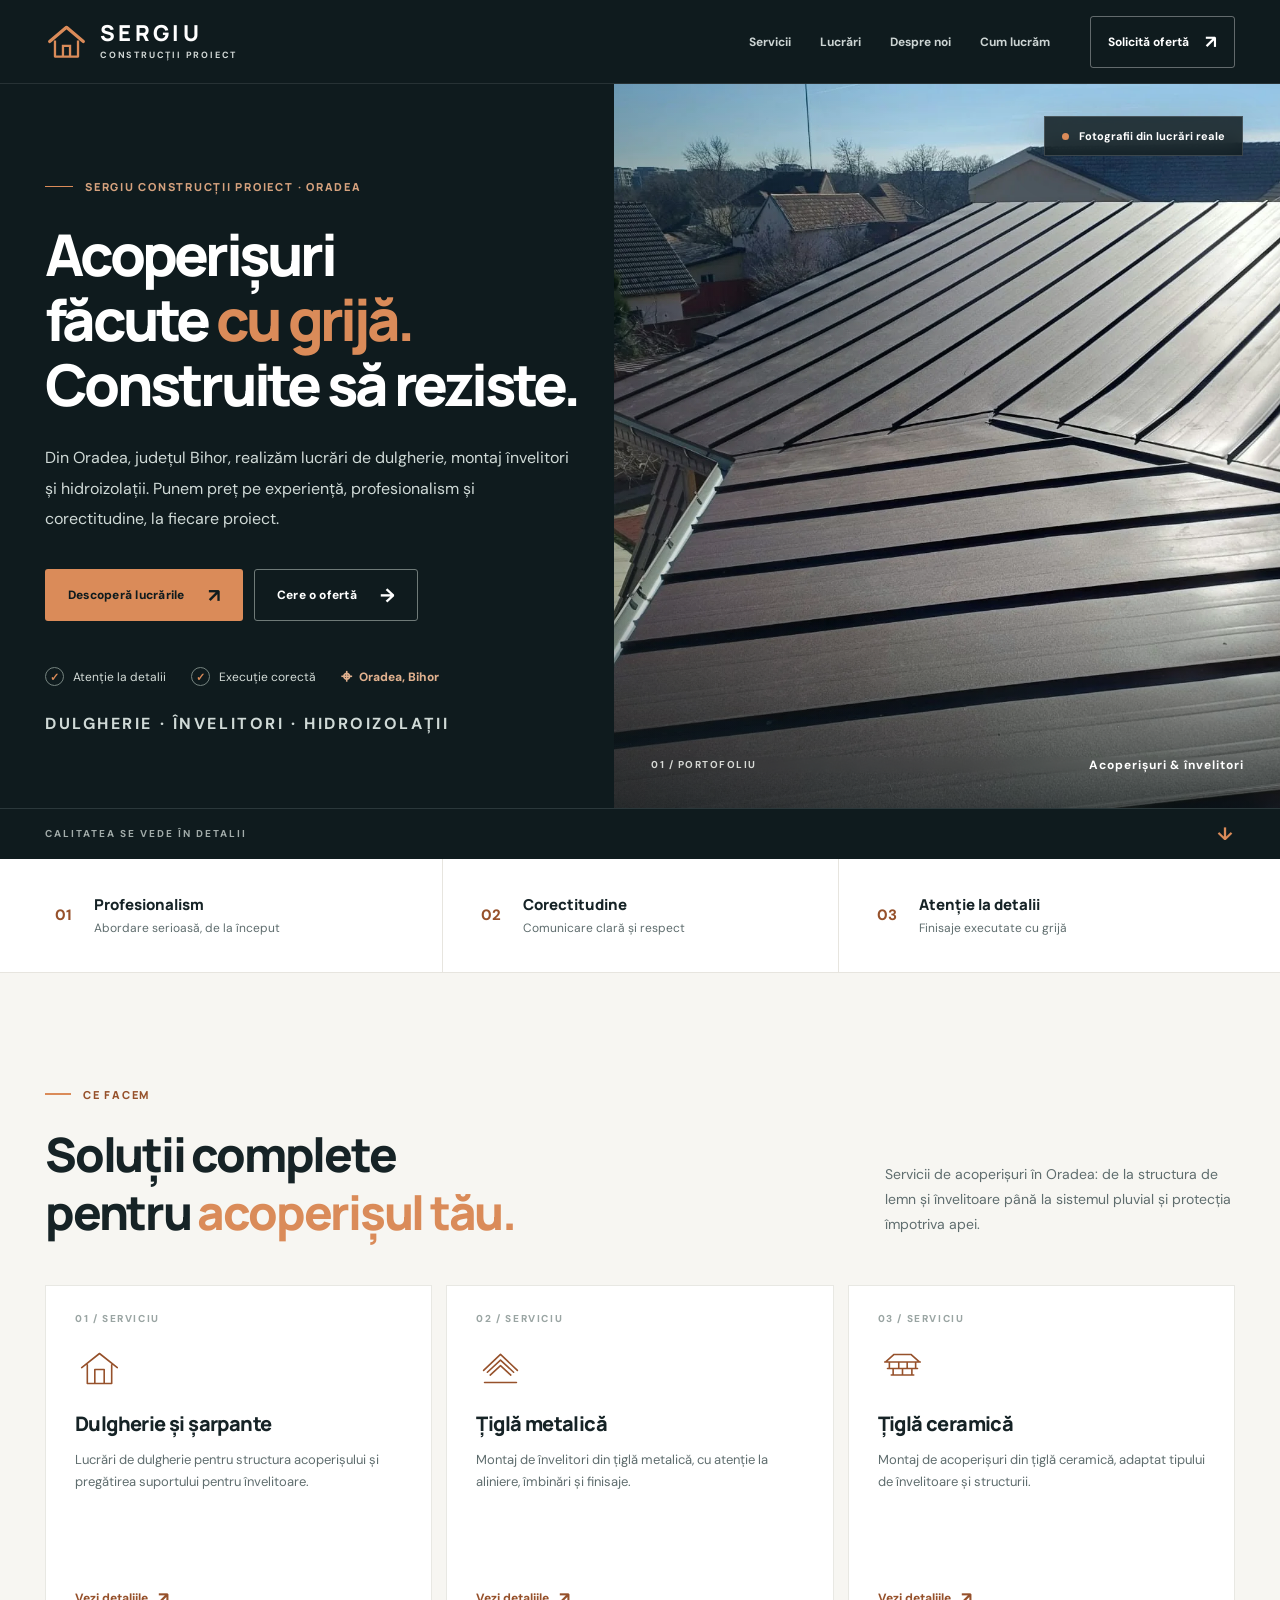
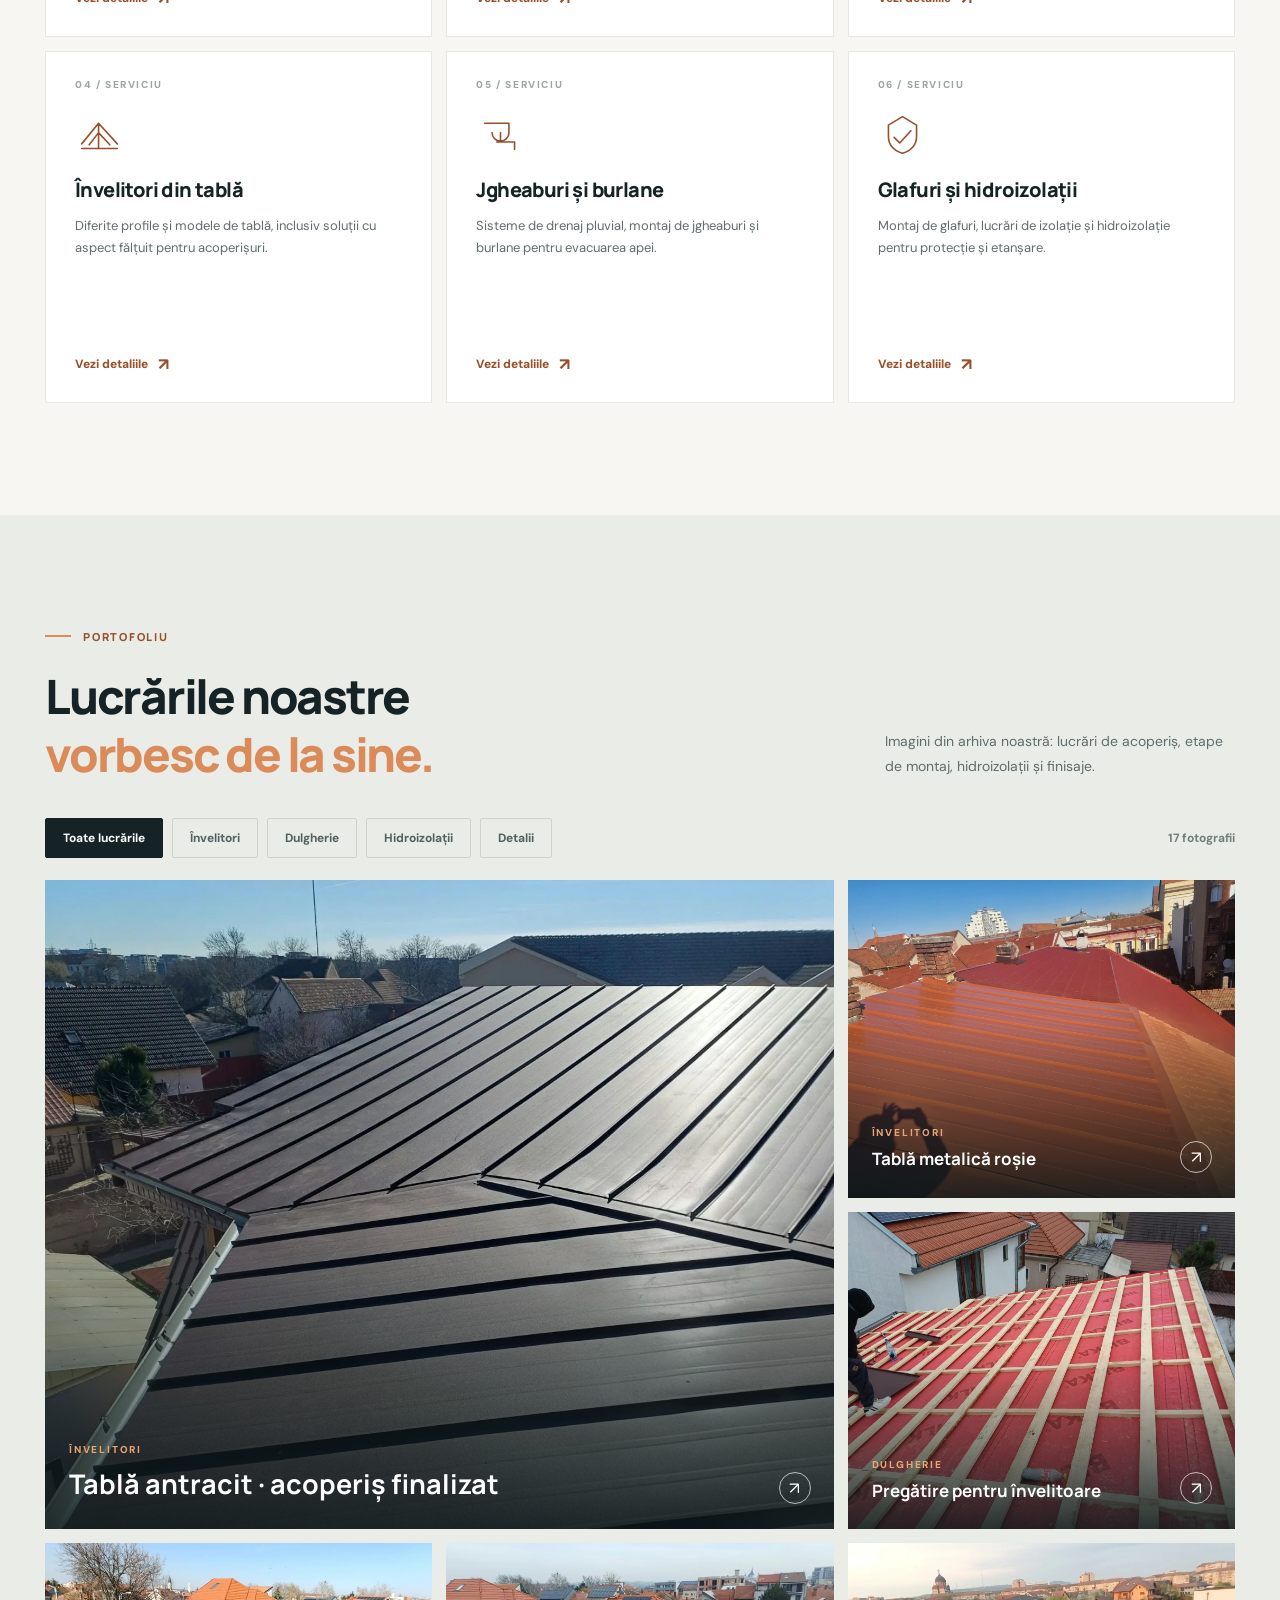
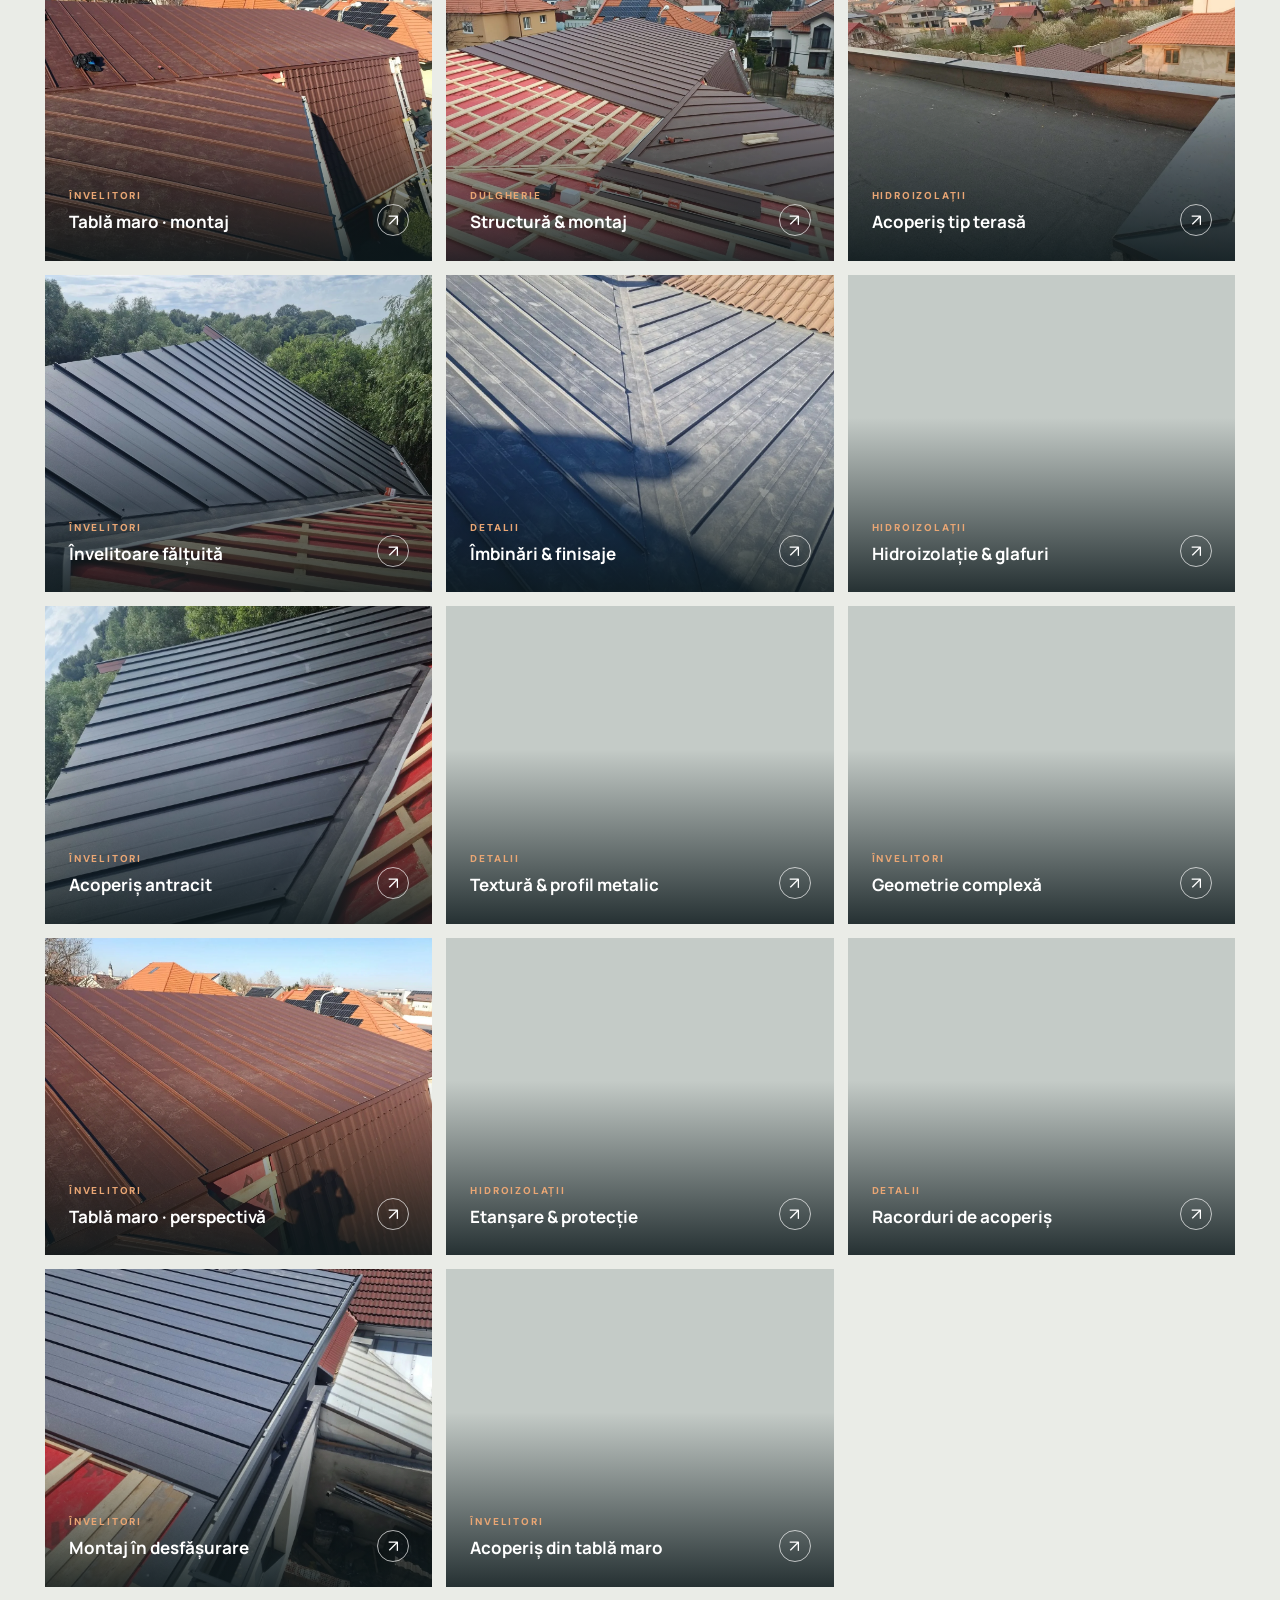
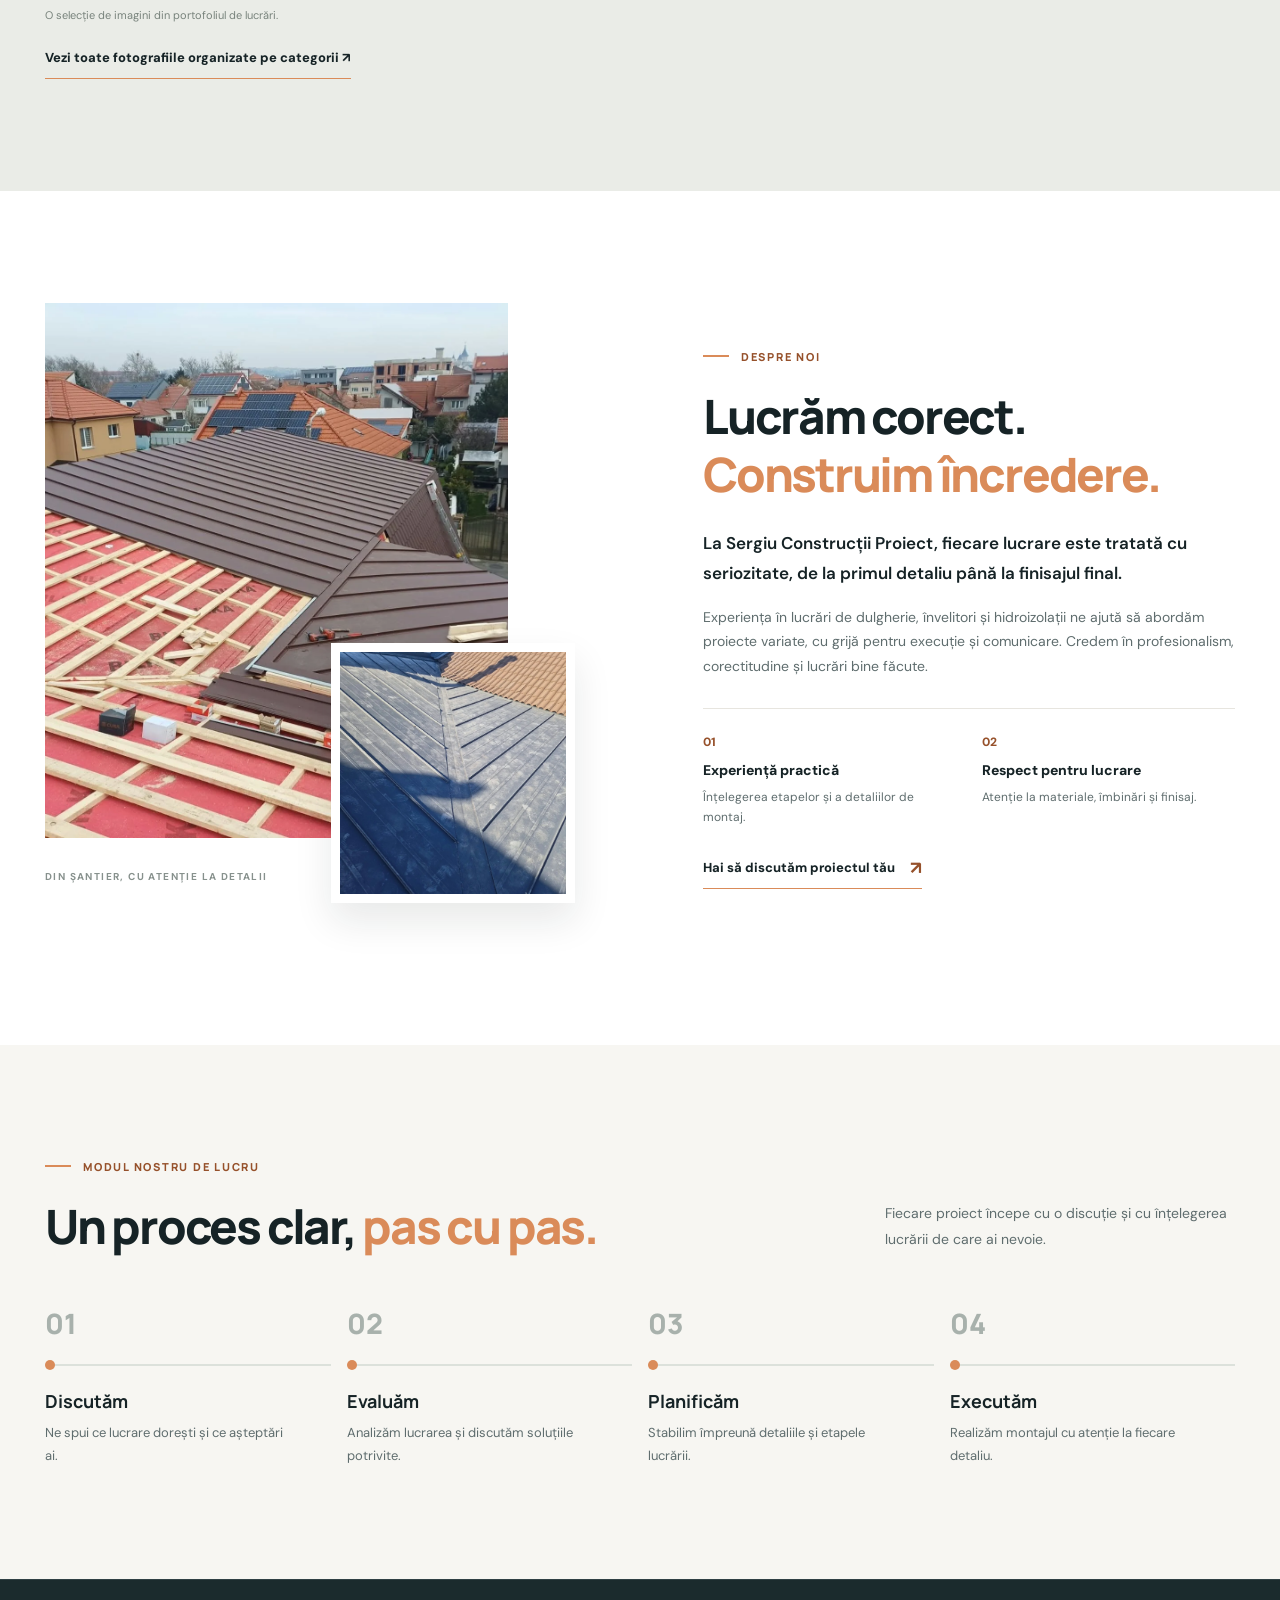
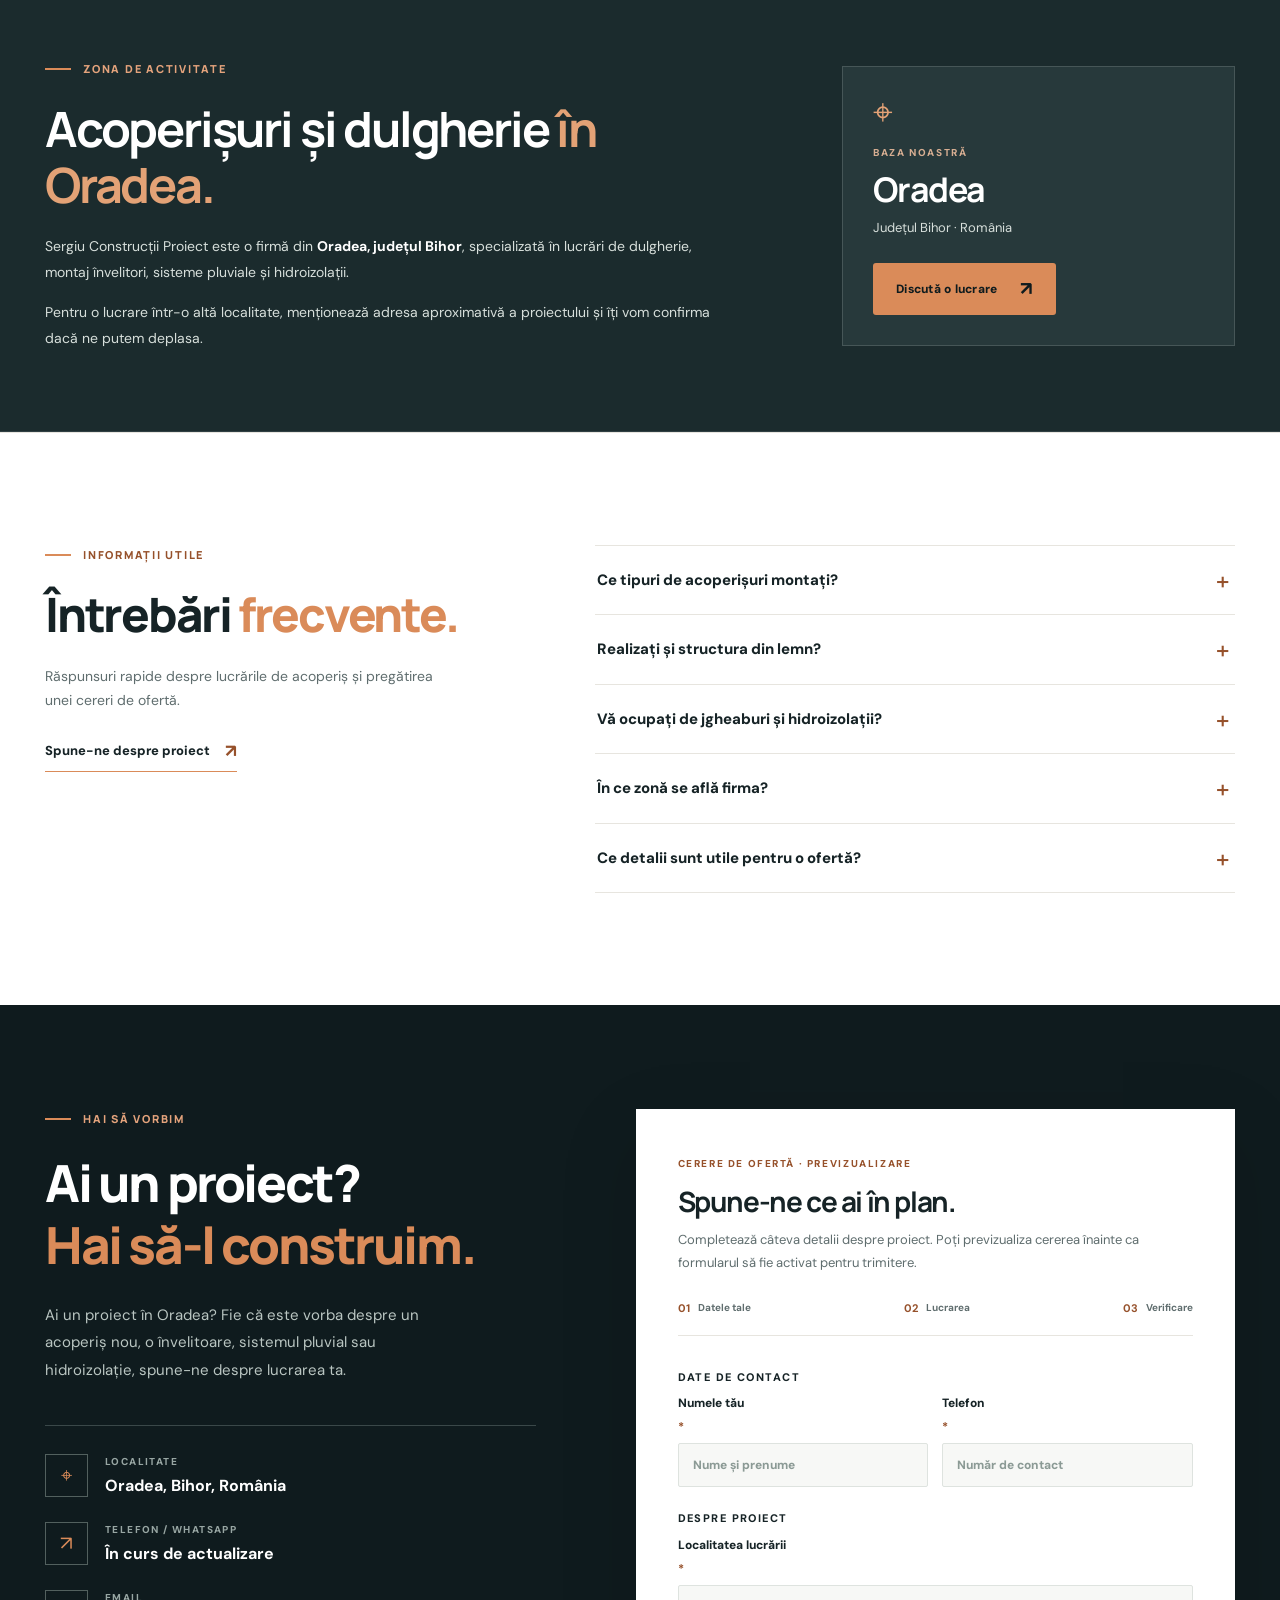
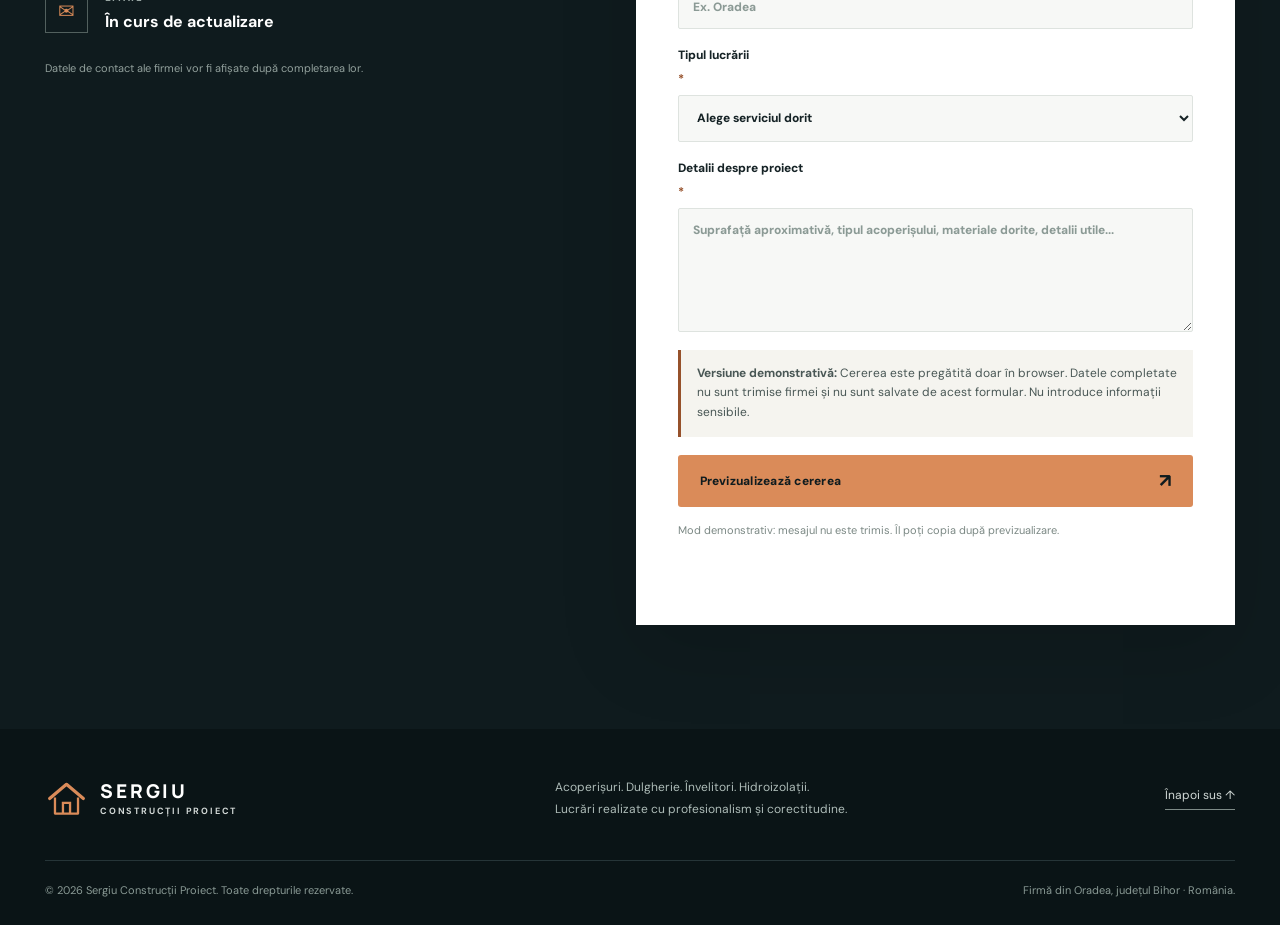
<file: index.html>
<!doctype html>
<html lang="ro">
<head>
  <meta charset="utf-8">
  <meta name="viewport" content="width=device-width,initial-scale=1">
  <meta name="theme-color" content="#152225">
  <meta name="description" content="Sergiu Construcții Proiect din Oradea, Bihor: dulgherie, montaj țiglă metalică și ceramică, învelitori din tablă, jgheaburi, burlane și hidroizolații.">
  <link rel="canonical" href="https://domnup.github.io/sergiu_constructii/">
  <meta property="og:type" content="website">
  <meta property="og:url" content="https://domnup.github.io/sergiu_constructii/">
  <meta property="og:locale" content="ro_RO">
  <meta property="og:title" content="Acoperișuri în Oradea | Sergiu Construcții Proiect">
  <meta property="og:description" content="Dulgherie, montaj învelitori din țiglă sau tablă, jgheaburi și hidroizolații. Sergiu Construcții Proiect, Oradea, Bihor.">
  <meta property="og:image" content="https://domnup.github.io/sergiu_constructii/assets/lucrare-16.webp">
  <meta property="og:image:alt" content="Acoperiș din tablă antracit, realizat de Sergiu Construcții Proiect">
  <meta name="twitter:card" content="summary_large_image">
  <title>Acoperișuri în Oradea | Sergiu Construcții Proiect</title>
  <script type="application/ld+json">
{
  "@context": "https://schema.org",
  "@graph": [
    {
      "@type": "WebSite",
      "@id": "https://domnup.github.io/sergiu_constructii/#website",
      "name": "Sergiu Construcții Proiect",
      "url": "https://domnup.github.io/sergiu_constructii/",
      "inLanguage": "ro-RO"
    },
    {
      "@type": "Organization",
      "@id": "https://domnup.github.io/sergiu_constructii/#organizatie",
      "name": "Sergiu Construcții Proiect",
      "url": "https://domnup.github.io/sergiu_constructii/",
      "description": "Lucrări de dulgherie, montaj învelitori, sisteme pluviale, glafuri, izolații și hidroizolații.",
      "areaServed": {
        "@type": "City",
        "name": "Oradea",
        "containedInPlace": {
          "@type": "AdministrativeArea",
          "name": "Bihor"
        }
      },
      "image": "https://domnup.github.io/sergiu_constructii/assets/lucrare-16.webp"
    }
  ]
}
  </script>
  <link rel="icon" type="image/svg+xml" href="assets/favicon.svg">
  <link rel="preload" as="image" href="assets/lucrare-16.webp">
  <link rel="stylesheet" href="styles.css">
  <script src="script.js" defer></script>
</head>
<body>
  <a class="skip-link" href="#continut">Sari la conținut</a>
  <header class="site-header" id="sus">
    <div class="header-inner container">
      <a class="brand" href="#sus" aria-label="Sergiu Construcții Proiect – pagina principală">
        <span class="brand-mark" aria-hidden="true"><svg viewBox="0 0 44 44" fill="none"><path d="M3 22 22 6l19 16" stroke="currentColor" stroke-width="3.6" stroke-linecap="round" stroke-linejoin="round"/><path d="M9 21v18h26V21" stroke="currentColor" stroke-width="2.6" stroke-linejoin="round"/><path d="M18 39V27h8v12" stroke="currentColor" stroke-width="2.6"/></svg></span>
        <span class="brand-words"><strong>SERGIU</strong><small>CONSTRUCȚII PROIECT</small></span>
      </a>
      <nav class="primary-nav" id="primary-nav" aria-label="Navigare principală">
        <a href="#servicii">Servicii</a>
        <a href="portofoliu.html">Lucrări</a>
        <a href="#despre">Despre noi</a>
        <a href="#proces">Cum lucrăm</a>
        <a href="#contact" class="nav-mobile-contact">Solicită ofertă</a>
      </nav>
      <a class="header-cta" href="#contact">Solicită ofertă <span aria-hidden="true">↗</span></a>
      <button class="menu-toggle" type="button" aria-label="Deschide meniul" aria-expanded="false" aria-controls="primary-nav"><span></span><span></span><span></span></button>
    </div>
  </header>

  <main id="continut">
    <section class="hero" aria-labelledby="hero-title">
      <div class="hero-inner">
        <div class="hero-copy">
          <div class="eyebrow eyebrow-light"><span class="eyebrow-rule"></span> SERGIU CONSTRUCȚII PROIECT · ORADEA</div>
          <h1 id="hero-title">Acoperișuri făcute <em>cu grijă.</em><br>Construite să reziste.</h1>
          <p>Din Oradea, județul Bihor, realizăm lucrări de dulgherie, montaj învelitori și hidroizolații. Punem preț pe experiență, profesionalism și corectitudine, la fiecare proiect.</p>
          <div class="hero-actions"><a class="button button-accent" href="#lucrari">Descoperă lucrările <span aria-hidden="true">↗</span></a><a class="button button-outline" href="#contact">Cere o ofertă <span aria-hidden="true">→</span></a></div>
          <div class="hero-highlights" aria-label="Valorile noastre"><span><span class="tiny-check">✓</span> Atenție la detalii</span><span><span class="tiny-check">✓</span> Execuție corectă</span><span class="hero-location"><span aria-hidden="true">⌖</span> Oradea, Bihor</span></div><p class="hero-editorial-note">Dulgherie · Învelitori · Hidroizolații</p>
        </div>
        <div class="hero-photo" role="img" aria-label="Acoperiș din tablă antracit, cu îmbinări executate pe mai multe pante">
          <div class="hero-photo-tag"><span class="dot"></span> Fotografii din lucrări reale</div>
          <div class="hero-photo-caption"><span>01 / PORTOFOLIU</span><span>Acoperișuri & învelitori</span></div>
        </div>
      </div>
      <div class="hero-bottom" aria-hidden="true"><span>CALITATEA SE VEDE ÎN DETALII</span><span class="scroll-symbol">↓</span></div>
    </section>

    <section class="values-bar" aria-label="Ce ne recomandă">
      <div class="container values-grid">
        <div class="value-item"><span class="value-index">01</span><div><strong>Profesionalism</strong><small>Abordare serioasă, de la început</small></div></div>
        <div class="value-item"><span class="value-index">02</span><div><strong>Corectitudine</strong><small>Comunicare clară și respect</small></div></div>
        <div class="value-item"><span class="value-index">03</span><div><strong>Atenție la detalii</strong><small>Finisaje executate cu grijă</small></div></div>
      </div>
    </section>

    <section class="section services" id="servicii" aria-labelledby="services-title">
      <div class="container">
        <div class="section-intro"><div><p class="section-kicker"><span></span> CE FACEM</p><h2 id="services-title">Soluții complete pentru <em>acoperișul tău.</em></h2></div><p class="intro-aside">Servicii de acoperișuri în Oradea: de la structura de lemn și învelitoare până la sistemul pluvial și protecția împotriva apei.</p></div>
        <div class="services-grid">
          <article class="service-card"><div class="service-number">01 / SERVICIU</div><div class="service-icon" aria-hidden="true"><svg viewBox="0 0 48 48"><path d="m5 23 19-15 19 15M11 20v20h26V20M19 40V25h10v15"/></svg></div><h3>Dulgherie și șarpante</h3><p>Lucrări de dulgherie pentru structura acoperișului și pregătirea suportului pentru învelitoare.</p><a href="dulgherie-sarpante.html" data-service="Dulgherie și șarpante" aria-label="Află mai multe despre dulgherie și șarpante">Vezi detaliile <span aria-hidden="true">↗</span></a></article>
          <article class="service-card"><div class="service-number">02 / SERVICIU</div><div class="service-icon" aria-hidden="true"><svg viewBox="0 0 48 48"><path d="M6 26 24 9l18 17M10 28l14-13 14 13M13 31l11-10 11 10M7 39h34"/></svg></div><h3>Țiglă metalică</h3><p>Montaj de învelitori din țiglă metalică, cu atenție la aliniere, îmbinări și finisaje.</p><a href="tigla-metalica.html" data-service="Țiglă metalică" aria-label="Află mai multe despre țiglă metalică">Vezi detaliile <span aria-hidden="true">↗</span></a></article>
          <article class="service-card"><div class="service-number">03 / SERVICIU</div><div class="service-icon" aria-hidden="true"><svg viewBox="0 0 48 48"><path d="M5 17h38M8 24h32M12 31h24M6 17l9-8h18l9 8M10 17v7m10-7v7m9-7v7m9-7v7M14 24v7m10-7v7m10-7v7"/></svg></div><h3>Țiglă ceramică</h3><p>Montaj de acoperișuri din țiglă ceramică, adaptat tipului de învelitoare și structurii.</p><a href="tigla-ceramica.html" data-service="Țiglă ceramică" aria-label="Află mai multe despre țiglă ceramică">Vezi detaliile <span aria-hidden="true">↗</span></a></article>
          <article class="service-card"><div class="service-number">04 / SERVICIU</div><div class="service-icon" aria-hidden="true"><svg viewBox="0 0 48 48"><path d="m5 34 18-22 20 22M13 35l10-13 12 13M23 12v26M5 39h38"/></svg></div><h3>Învelitori din tablă</h3><p>Diferite profile și modele de tablă, inclusiv soluții cu aspect fălțuit pentru acoperișuri.</p><a href="invelitori-tabla.html" data-service="Învelitori din tablă" aria-label="Află mai multe despre învelitori din tablă">Vezi detaliile <span aria-hidden="true">↗</span></a></article>
          <article class="service-card"><div class="service-number">05 / SERVICIU</div><div class="service-icon" aria-hidden="true"><svg viewBox="0 0 48 48"><path d="M7 12h26v10a9 9 0 0 1-18 0M24 22v10h15v8M33 12v10M20 32h19"/></svg></div><h3>Jgheaburi și burlane</h3><p>Sisteme de drenaj pluvial, montaj de jgheaburi și burlane pentru evacuarea apei.</p><a href="jgheaburi-burlane.html" data-service="Jgheaburi și burlane" aria-label="Află mai multe despre jgheaburi și burlane">Vezi detaliile <span aria-hidden="true">↗</span></a></article>
          <article class="service-card"><div class="service-number">06 / SERVICIU</div><div class="service-icon" aria-hidden="true"><svg viewBox="0 0 48 48"><path d="m24 5 15 9v12c0 10-6 15-15 18C15 41 9 36 9 26V14l15-9ZM15 27l6 6 12-13"/></svg></div><h3>Glafuri și hidroizolații</h3><p>Montaj de glafuri, lucrări de izolație și hidroizolație pentru protecție și etanșare.</p><a href="glafuri-hidroizolatii.html" data-service="Glafuri, izolații și hidroizolații" aria-label="Află mai multe despre glafuri și hidroizolații">Vezi detaliile <span aria-hidden="true">↗</span></a></article>
        </div>
      </div>
    </section>

    <section class="section gallery-section" id="lucrari" aria-labelledby="gallery-title">
      <div class="container">
        <div class="section-intro gallery-intro"><div><p class="section-kicker"><span></span> PORTOFOLIU</p><h2 id="gallery-title">Lucrările noastre <em>vorbesc de la sine.</em></h2></div><p class="intro-aside">Imagini din arhiva noastră: lucrări de acoperiș, etape de montaj, hidroizolații și finisaje.</p></div>
        <div class="gallery-toolbar"><div class="gallery-filters" role="group" aria-label="Filtrează fotografiile"><button type="button" class="filter-btn active" data-filter="toate" aria-pressed="true">Toate lucrările</button><button type="button" class="filter-btn" data-filter="invelitori" aria-pressed="false">Învelitori</button><button type="button" class="filter-btn" data-filter="dulgherie" aria-pressed="false">Dulgherie</button><button type="button" class="filter-btn" data-filter="hidroizolatii" aria-pressed="false">Hidroizolații</button><button type="button" class="filter-btn" data-filter="detalii" aria-pressed="false">Detalii</button></div><span class="gallery-counter" id="gallery-counter" aria-live="polite">17 fotografii</span></div>
        <div class="gallery-grid" id="gallery-grid">
          <button class="gallery-item gallery-item-featured" type="button" data-category="invelitori" data-full="assets/lucrare-16.webp" data-label="Învelitoare din tablă antracit" aria-label="Deschide fotografia: Învelitoare din tablă antracit"><img width="1600" height="1200" decoding="async" src="assets/lucrare-16.webp" alt="Învelitoare din tablă antracit pe acoperiș cu mai multe pante" loading="lazy"><span class="gallery-overlay"><span class="gallery-category">ÎNVELITORI</span><strong>Tablă antracit · acoperiș finalizat</strong><span class="gallery-expand" aria-hidden="true">↗</span></span></button>
          <button class="gallery-item" type="button" data-category="invelitori" data-full="assets/lucrare-02.webp" data-label="Învelitoare din tablă roșie" aria-label="Deschide fotografia: Învelitoare din tablă roșie"><img width="1600" height="1200" decoding="async" src="assets/lucrare-02.webp" alt="Acoperiș cu învelitoare roșie din tablă metalică" loading="lazy"><span class="gallery-overlay"><span class="gallery-category">ÎNVELITORI</span><strong>Tablă metalică roșie</strong><span class="gallery-expand" aria-hidden="true">↗</span></span></button>
          <button class="gallery-item" type="button" data-category="dulgherie" data-full="assets/lucrare-03.webp" data-label="Pregătirea structurii de susținere" aria-label="Deschide fotografia: Pregătirea structurii de susținere"><img width="1599" height="1200" decoding="async" src="assets/lucrare-03.webp" alt="Șipci de lemn montate peste stratul suport al acoperișului" loading="lazy"><span class="gallery-overlay"><span class="gallery-category">DULGHERIE</span><strong>Pregătire pentru învelitoare</strong><span class="gallery-expand" aria-hidden="true">↗</span></span></button>
          <button class="gallery-item" type="button" data-category="invelitori" data-full="assets/lucrare-01.webp" data-label="Acoperiș din tablă maro" aria-label="Deschide fotografia: Acoperiș din tablă maro"><img width="1600" height="1200" decoding="async" src="assets/lucrare-01.webp" alt="Acoperiș din tablă maro cu îmbinări longitudinale" loading="lazy"><span class="gallery-overlay"><span class="gallery-category">ÎNVELITORI</span><strong>Tablă maro · montaj</strong><span class="gallery-expand" aria-hidden="true">↗</span></span></button>
          <button class="gallery-item" type="button" data-category="dulgherie" data-full="assets/lucrare-04.webp" data-label="Etapă de montaj a acoperișului" aria-label="Deschide fotografia: Etapă de montaj a acoperișului"><img width="1599" height="1200" decoding="async" src="assets/lucrare-04.webp" alt="Șipci din lemn și panouri metalice într-o etapă intermediară de montaj" loading="lazy"><span class="gallery-overlay"><span class="gallery-category">DULGHERIE</span><strong>Structură & montaj</strong><span class="gallery-expand" aria-hidden="true">↗</span></span></button>
          <button class="gallery-item" type="button" data-category="hidroizolatii" data-full="assets/lucrare-08.webp" data-label="Hidroizolație pe acoperiș tip terasă" aria-label="Deschide fotografia: Hidroizolație pe acoperiș tip terasă"><img width="1600" height="1200" decoding="async" src="assets/lucrare-08.webp" alt="Acoperiș plat hidroizolat, cu parapet și finisaj metalic" loading="lazy"><span class="gallery-overlay"><span class="gallery-category">HIDROIZOLAȚII</span><strong>Acoperiș tip terasă</strong><span class="gallery-expand" aria-hidden="true">↗</span></span></button>
          <button class="gallery-item" type="button" data-category="invelitori" data-full="assets/lucrare-14.webp" data-label="Tablă fălțuită în curs de montaj" aria-label="Deschide fotografia: Tablă fălțuită în curs de montaj"><img width="1600" height="1200" decoding="async" src="assets/lucrare-14.webp" alt="Suprafață antracit din tablă cu îmbinări verticale, montată pe acoperiș" loading="lazy"><span class="gallery-overlay"><span class="gallery-category">ÎNVELITORI</span><strong>Învelitoare fălțuită</strong><span class="gallery-expand" aria-hidden="true">↗</span></span></button>
          <button class="gallery-item" type="button" data-category="detalii" data-full="assets/lucrare-15.webp" data-label="Detaliu de îmbinare a tablei" aria-label="Deschide fotografia: Detaliu de îmbinare a tablei"><img width="1200" height="1600" decoding="async" src="assets/lucrare-15.webp" alt="Detaliu de finisare a îmbinărilor pe acoperiș din tablă" loading="lazy"><span class="gallery-overlay"><span class="gallery-category">DETALII</span><strong>Îmbinări & finisaje</strong><span class="gallery-expand" aria-hidden="true">↗</span></span></button>
          <button class="gallery-item" type="button" data-category="hidroizolatii" data-full="assets/lucrare-06.webp" data-label="Hidroizolație și finisaj parapet" aria-label="Deschide fotografia: Hidroizolație și finisaj parapet"><img width="1600" height="1200" decoding="async" src="assets/lucrare-06.webp" alt="Detaliu de acoperiș plat cu hidroizolație și glaf metalic" loading="lazy"><span class="gallery-overlay"><span class="gallery-category">HIDROIZOLAȚII</span><strong>Hidroizolație & glafuri</strong><span class="gallery-expand" aria-hidden="true">↗</span></span></button>
          <button class="gallery-item" type="button" data-category="invelitori" data-full="assets/lucrare-12.webp" data-label="Acoperiș metalic antracit" aria-label="Deschide fotografia: Acoperiș metalic antracit"><img width="1200" height="1600" decoding="async" src="assets/lucrare-12.webp" alt="Panouri din tablă antracit pe o pantă de acoperiș" loading="lazy"><span class="gallery-overlay"><span class="gallery-category">ÎNVELITORI</span><strong>Acoperiș antracit</strong><span class="gallery-expand" aria-hidden="true">↗</span></span></button>
          <button class="gallery-item" type="button" data-category="detalii" data-full="assets/lucrare-05.webp" data-label="Suprafață din tablă metalică" aria-label="Deschide fotografia: Suprafață din tablă metalică"><img width="1200" height="1600" decoding="async" src="assets/lucrare-05.webp" alt="Detaliu apropiat al unei învelitori din tablă gri" loading="lazy"><span class="gallery-overlay"><span class="gallery-category">DETALII</span><strong>Textură & profil metalic</strong><span class="gallery-expand" aria-hidden="true">↗</span></span></button>
          <button class="gallery-item" type="button" data-category="invelitori" data-full="assets/lucrare-20.webp" data-label="Acoperiș cu mai multe pante" aria-label="Deschide fotografia: Acoperiș cu mai multe pante"><img width="1600" height="1200" decoding="async" src="assets/lucrare-20.webp" alt="Acoperiș antracit în lucru cu mai multe pante și detalii de îmbinare" loading="lazy"><span class="gallery-overlay"><span class="gallery-category">ÎNVELITORI</span><strong>Geometrie complexă</strong><span class="gallery-expand" aria-hidden="true">↗</span></span></button>
          <button class="gallery-item" type="button" data-category="invelitori" data-full="assets/lucrare-17.webp" data-label="Detaliu de învelitoare maro" aria-label="Deschide fotografia: Detaliu de învelitoare maro"><img width="1600" height="1200" decoding="async" src="assets/lucrare-17.webp" alt="Învelitoare din tablă maro cu detaliu de margine a acoperișului" loading="lazy"><span class="gallery-overlay"><span class="gallery-category">ÎNVELITORI</span><strong>Tablă maro · perspectivă</strong><span class="gallery-expand" aria-hidden="true">↗</span></span></button>
          <button class="gallery-item" type="button" data-category="hidroizolatii" data-full="assets/lucrare-18.webp" data-label="Detaliu hidroizolație" aria-label="Deschide fotografia: Detaliu hidroizolație"><img width="1200" height="1600" decoding="async" src="assets/lucrare-18.webp" alt="Detaliu apropiat al membranei hidroizolante pe o terasă" loading="lazy"><span class="gallery-overlay"><span class="gallery-category">HIDROIZOLAȚII</span><strong>Etanșare & protecție</strong><span class="gallery-expand" aria-hidden="true">↗</span></span></button>
          <button class="gallery-item" type="button" data-category="detalii" data-full="assets/lucrare-19.webp" data-label="Detaliu de racord între învelitori" aria-label="Deschide fotografia: Detaliu de racord între învelitori"><img width="1200" height="1600" decoding="async" src="assets/lucrare-19.webp" alt="Îmbinări metalice la racordul cu o zonă de țiglă ceramică existentă" loading="lazy"><span class="gallery-overlay"><span class="gallery-category">DETALII</span><strong>Racorduri de acoperiș</strong><span class="gallery-expand" aria-hidden="true">↗</span></span></button>
          <button class="gallery-item" type="button" data-category="invelitori" data-full="assets/lucrare-13.webp" data-label="Montaj acoperiș metalic" aria-label="Deschide fotografia: Montaj acoperiș metalic"><img width="1200" height="1600" decoding="async" src="assets/lucrare-13.webp" alt="Montaj de tablă în apropierea structurii din lemn a acoperișului" loading="lazy"><span class="gallery-overlay"><span class="gallery-category">ÎNVELITORI</span><strong>Montaj în desfășurare</strong><span class="gallery-expand" aria-hidden="true">↗</span></span></button>
          <button class="gallery-item" type="button" data-category="invelitori" data-full="assets/lucrare-07.webp" data-label="Acoperiș maro – detaliu" aria-label="Deschide fotografia: Acoperiș maro – detaliu"><img width="1600" height="1200" decoding="async" src="assets/lucrare-07.webp" alt="Suprafață mare de acoperiș din tablă maro" loading="lazy"><span class="gallery-overlay"><span class="gallery-category">ÎNVELITORI</span><strong>Acoperiș din tablă maro</strong><span class="gallery-expand" aria-hidden="true">↗</span></span></button>
        </div>
        <p class="gallery-note">O selecție de imagini din portofoliul de lucrări.</p><p style="margin-top:18px"><a class="text-cta" href="portofoliu.html">Vezi toate fotografiile organizate pe categorii ↗</a></p>
      </div>
    </section>

    <section class="section about-section" id="despre" aria-labelledby="about-title">
      <div class="container about-grid">
        <div class="about-visual"><img class="about-main-image" width="1599" height="1200" decoding="async" src="assets/lucrare-04.webp" alt="Etapă de pregătire și montaj a unui acoperiș cu șipci de lemn și tablă" loading="lazy"><div class="about-image-inset"><img width="1200" height="1600" decoding="async" src="assets/lucrare-15.webp" alt="Detaliu de îmbinare precisă a tablei" loading="lazy"></div><span class="about-photo-label">DIN ȘANTIER, CU ATENȚIE LA DETALII</span></div>
        <div class="about-content"><p class="section-kicker"><span></span> DESPRE NOI</p><h2 id="about-title">Lucrăm corect.<br><em>Construim încredere.</em></h2><p class="about-lead">La Sergiu Construcții Proiect, fiecare lucrare este tratată cu seriozitate, de la primul detaliu până la finisajul final.</p><p>Experiența în lucrări de dulgherie, învelitori și hidroizolații ne ajută să abordăm proiecte variate, cu grijă pentru execuție și comunicare. Credem în profesionalism, corectitudine și lucrări bine făcute.</p><div class="about-pillars"><div><span>01</span><strong>Experiență practică</strong><p>Înțelegerea etapelor și a detaliilor de montaj.</p></div><div><span>02</span><strong>Respect pentru lucrare</strong><p>Atenție la materiale, îmbinări și finisaj.</p></div></div><a class="text-cta" href="#contact">Hai să discutăm proiectul tău <span aria-hidden="true">↗</span></a></div>
      </div>
    </section>

    <section class="section process-section" id="proces" aria-labelledby="process-title"><div class="container"><div class="section-intro process-intro"><div><p class="section-kicker"><span></span> MODUL NOSTRU DE LUCRU</p><h2 id="process-title">Un proces clar, <em>pas cu pas.</em></h2></div><p class="intro-aside">Fiecare proiect începe cu o discuție și cu înțelegerea lucrării de care ai nevoie.</p></div><div class="steps-grid"><div class="step"><span class="step-no">01</span><div class="step-line"></div><h3>Discutăm</h3><p>Ne spui ce lucrare dorești și ce așteptări ai.</p></div><div class="step"><span class="step-no">02</span><div class="step-line"></div><h3>Evaluăm</h3><p>Analizăm lucrarea și discutăm soluțiile potrivite.</p></div><div class="step"><span class="step-no">03</span><div class="step-line"></div><h3>Planificăm</h3><p>Stabilim împreună detaliile și etapele lucrării.</p></div><div class="step"><span class="step-no">04</span><div class="step-line"></div><h3>Executăm</h3><p>Realizăm montajul cu atenție la fiecare detaliu.</p></div></div></div></section>


    <section class="service-area-section" id="zona" aria-labelledby="area-title">
      <div class="container service-area-inner">
        <div class="service-area-copy">
          <p class="section-kicker section-kicker-light"><span></span> ZONA DE ACTIVITATE</p>
          <h2 id="area-title">Acoperișuri și dulgherie <em>în Oradea.</em></h2>
          <p>Sergiu Construcții Proiect este o firmă din <strong>Oradea, județul Bihor</strong>, specializată în lucrări de dulgherie, montaj învelitori, sisteme pluviale și hidroizolații.</p>
          <p>Pentru o lucrare într-o altă localitate, menționează adresa aproximativă a proiectului și îți vom confirma dacă ne putem deplasa.</p>
        </div>
        <div class="service-area-side">
          <span class="area-pin" aria-hidden="true">⌖</span>
          <span class="area-overline">BAZA NOASTRĂ</span>
          <strong>Oradea</strong>
          <span>Județul Bihor · România</span>
          <a class="button button-accent" href="#contact">Discută o lucrare <span aria-hidden="true">↗</span></a>
        </div>
      </div>
    </section>

    <section class="section faq-section" id="intrebari" aria-labelledby="faq-title">
      <div class="container faq-grid">
        <div class="faq-intro">
          <p class="section-kicker"><span></span> INFORMAȚII UTILE</p>
          <h2 id="faq-title">Întrebări <em>frecvente.</em></h2>
          <p>Răspunsuri rapide despre lucrările de acoperiș și pregătirea unei cereri de ofertă.</p>
          <a class="text-cta" href="#contact">Spune-ne despre proiect <span aria-hidden="true">↗</span></a>
        </div>
        <div class="faq-questions">
          <details>
            <summary>Ce tipuri de acoperișuri montați?</summary>
            <p>Lucrăm cu țiglă metalică, țiglă ceramică și diferite modele de tablă. Alegerea învelitorii depinde de caracteristicile proiectului.</p>
          </details>
          <details>
            <summary>Realizați și structura din lemn?</summary>
            <p>Da. Serviciile includ lucrări de dulgherie și șarpante, precum și pregătirea suportului pentru învelitoare.</p>
          </details>
          <details>
            <summary>Vă ocupați de jgheaburi și hidroizolații?</summary>
            <p>Da. Executăm montaj de jgheaburi, burlane și glafuri, precum și lucrări de izolație și hidroizolație.</p>
          </details>
          <details>
            <summary>În ce zonă se află firma?</summary>
            <p>Firma este din Oradea, județul Bihor. Pentru lucrări în afara orașului, menționează localitatea proiectului pentru confirmarea disponibilității.</p>
          </details>
          <details>
            <summary>Ce detalii sunt utile pentru o ofertă?</summary>
            <p>Menționează tipul lucrării, localitatea, dimensiunile aproximative, materialele dorite și orice particularități. Formularul de mai jos pregătește mesajul; expedierea automată nu este încă activă.</p>
          </details>
        </div>
      </div>
    </section>

    <section class="contact-section" id="contact" aria-labelledby="contact-title"><div class="container contact-grid"><div class="contact-info"><p class="section-kicker section-kicker-light"><span></span> HAI SĂ VORBIM</p><h2 id="contact-title">Ai un proiect?<br><em>Hai să-l construim.</em></h2><p>Ai un proiect în Oradea? Fie că este vorba despre un acoperiș nou, o învelitoare, sistemul pluvial sau hidroizolație, spune-ne despre lucrarea ta.</p><div class="contact-rule"></div><div class="contact-details"><div class="contact-detail"><span class="contact-detail-icon" aria-hidden="true">⌖</span><div><small>LOCALITATE</small><strong>Oradea, Bihor, România</strong></div></div><div class="contact-detail"><span class="contact-detail-icon" aria-hidden="true">↗</span><div><small>TELEFON / WHATSAPP</small><strong id="contact-phone-display">În curs de actualizare</strong></div></div><div class="contact-detail"><span class="contact-detail-icon" aria-hidden="true">✉</span><div><small>EMAIL</small><strong id="contact-email-display">În curs de actualizare</strong></div></div></div><p class="contact-small-note">Datele de contact ale firmei vor fi afișate după completarea lor.</p></div><div class="contact-form-panel"><span class="form-eyebrow">CERERE DE OFERTĂ · PREVIZUALIZARE</span><h3>Spune-ne ce ai în plan.</h3><p>Completează câteva detalii despre proiect. Poți previzualiza cererea înainte ca formularul să fie activat pentru trimitere.</p><form id="quote-form" name="cerere-oferta" method="POST" action="" data-enquiry-mode="preview" netlify-honeypot="company-site">
  <input type="hidden" name="form-name" value="cerere-oferta">
  <p class="form-honeypot" aria-hidden="true"><label for="company-site">Nu completa acest câmp<input type="text" id="company-site" name="company-site" tabindex="-1" autocomplete="off"></label></p>
  <div class="quote-progress" aria-label="Etapele cererii"><span><b>01</b> Datele tale</span><span><b>02</b> Lucrarea</span><span><b>03</b> Verificare</span></div>
  <p class="quote-section-title">Date de contact</p>
  <div class="form-row">
    <label for="full-name">Numele tău <span>*</span><input type="text" id="full-name" name="name" autocomplete="name" placeholder="Nume și prenume" required maxlength="90"></label>
    <label for="phone">Telefon <span>*</span><input type="tel" id="phone" name="phone" autocomplete="tel" inputmode="tel" placeholder="Număr de contact" required maxlength="35"></label>
  </div>
  <p class="quote-section-title">Despre proiect</p>
  <label for="work-city">Localitatea lucrării <span>*</span><input type="text" id="work-city" name="work-city" autocomplete="address-level2" placeholder="Ex. Oradea" maxlength="100" required></label>
  <label for="service">Tipul lucrării <span>*</span><select id="service" name="service" required>
    <option value="" disabled selected>Alege serviciul dorit</option>
    <option>Dulgherie și șarpante</option><option>Țiglă metalică</option><option>Țiglă ceramică</option><option>Învelitori din tablă</option><option>Jgheaburi și burlane</option><option>Glafuri, izolații și hidroizolații</option><option>Altă lucrare</option>
  </select></label>
  <label for="details">Detalii despre proiect <span>*</span><textarea id="details" name="details" placeholder="Suprafață aproximativă, tipul acoperișului, materiale dorite, detalii utile..." rows="5" minlength="10" maxlength="1500" required></textarea></label>
  <p class="form-privacy-note" id="privacy-note"><strong>Versiune demonstrativă:</strong> Cererea este pregătită doar în browser. Datele completate nu sunt trimise firmei și nu sunt salvate de acest formular. Nu introduce informații sensibile.</p>
  <button class="button button-accent form-submit" type="submit" id="quote-submit" disabled><span id="form-button-label">Pregătește cererea</span><span aria-hidden="true">↗</span></button>
  <p class="form-helper" id="form-helper">Poți vedea mesajul pregătit și îl poți copia. Trimiterea automată va fi activată numai după aprobarea clientului.</p>
  <p class="form-status" id="form-status" role="status" aria-live="polite" aria-atomic="true"></p>
  <div class="form-result" id="form-result" hidden>
    <label for="generated-message">Rezumatul cererii:</label><textarea id="generated-message" readonly rows="9"></textarea>
    <button class="copy-button" id="copy-message" type="button">Copiază mesajul <span aria-hidden="true">⧉</span></button>
  </div>
</form></div></div></section>
  </main>

  <footer class="site-footer"><div class="container footer-top"><a class="brand footer-brand" href="#sus" aria-label="Sergiu Construcții Proiect – sus"><span class="brand-mark" aria-hidden="true"><svg viewBox="0 0 44 44" fill="none"><path d="M3 22 22 6l19 16" stroke="currentColor" stroke-width="3.6" stroke-linecap="round" stroke-linejoin="round"/><path d="M9 21v18h26V21" stroke="currentColor" stroke-width="2.6" stroke-linejoin="round"/><path d="M18 39V27h8v12" stroke="currentColor" stroke-width="2.6"/></svg></span><span class="brand-words"><strong>SERGIU</strong><small>CONSTRUCȚII PROIECT</small></span></a><p>Acoperișuri. Dulgherie. Învelitori. Hidroizolații.<br>Lucrări realizate cu profesionalism și corectitudine.</p><a class="back-top" href="#sus">Înapoi sus ↑</a></div><div class="container footer-bottom"><span>© <span id="copyright-year">2026</span> Sergiu Construcții Proiect. Toate drepturile rezervate.</span><span>Firmă din Oradea, județul Bihor · România.</span></div></footer>

  <dialog class="gallery-dialog" id="gallery-dialog" aria-label="Fotografie din portofoliu"><div class="dialog-content"><button class="dialog-close" id="dialog-close" type="button" aria-label="Închide fotografia">✕</button><button class="dialog-arrow dialog-prev" id="dialog-prev" type="button" aria-label="Fotografia precedentă">‹</button><figure><img id="dialog-image" width="1600" height="1200" decoding="async" src="assets/lucrare-16.webp" alt=""><figcaption><span id="dialog-caption"></span><span id="dialog-count"></span></figcaption></figure><button class="dialog-arrow dialog-next" id="dialog-next" type="button" aria-label="Fotografia următoare">›</button></div></dialog>
</body>
</html>
</file>
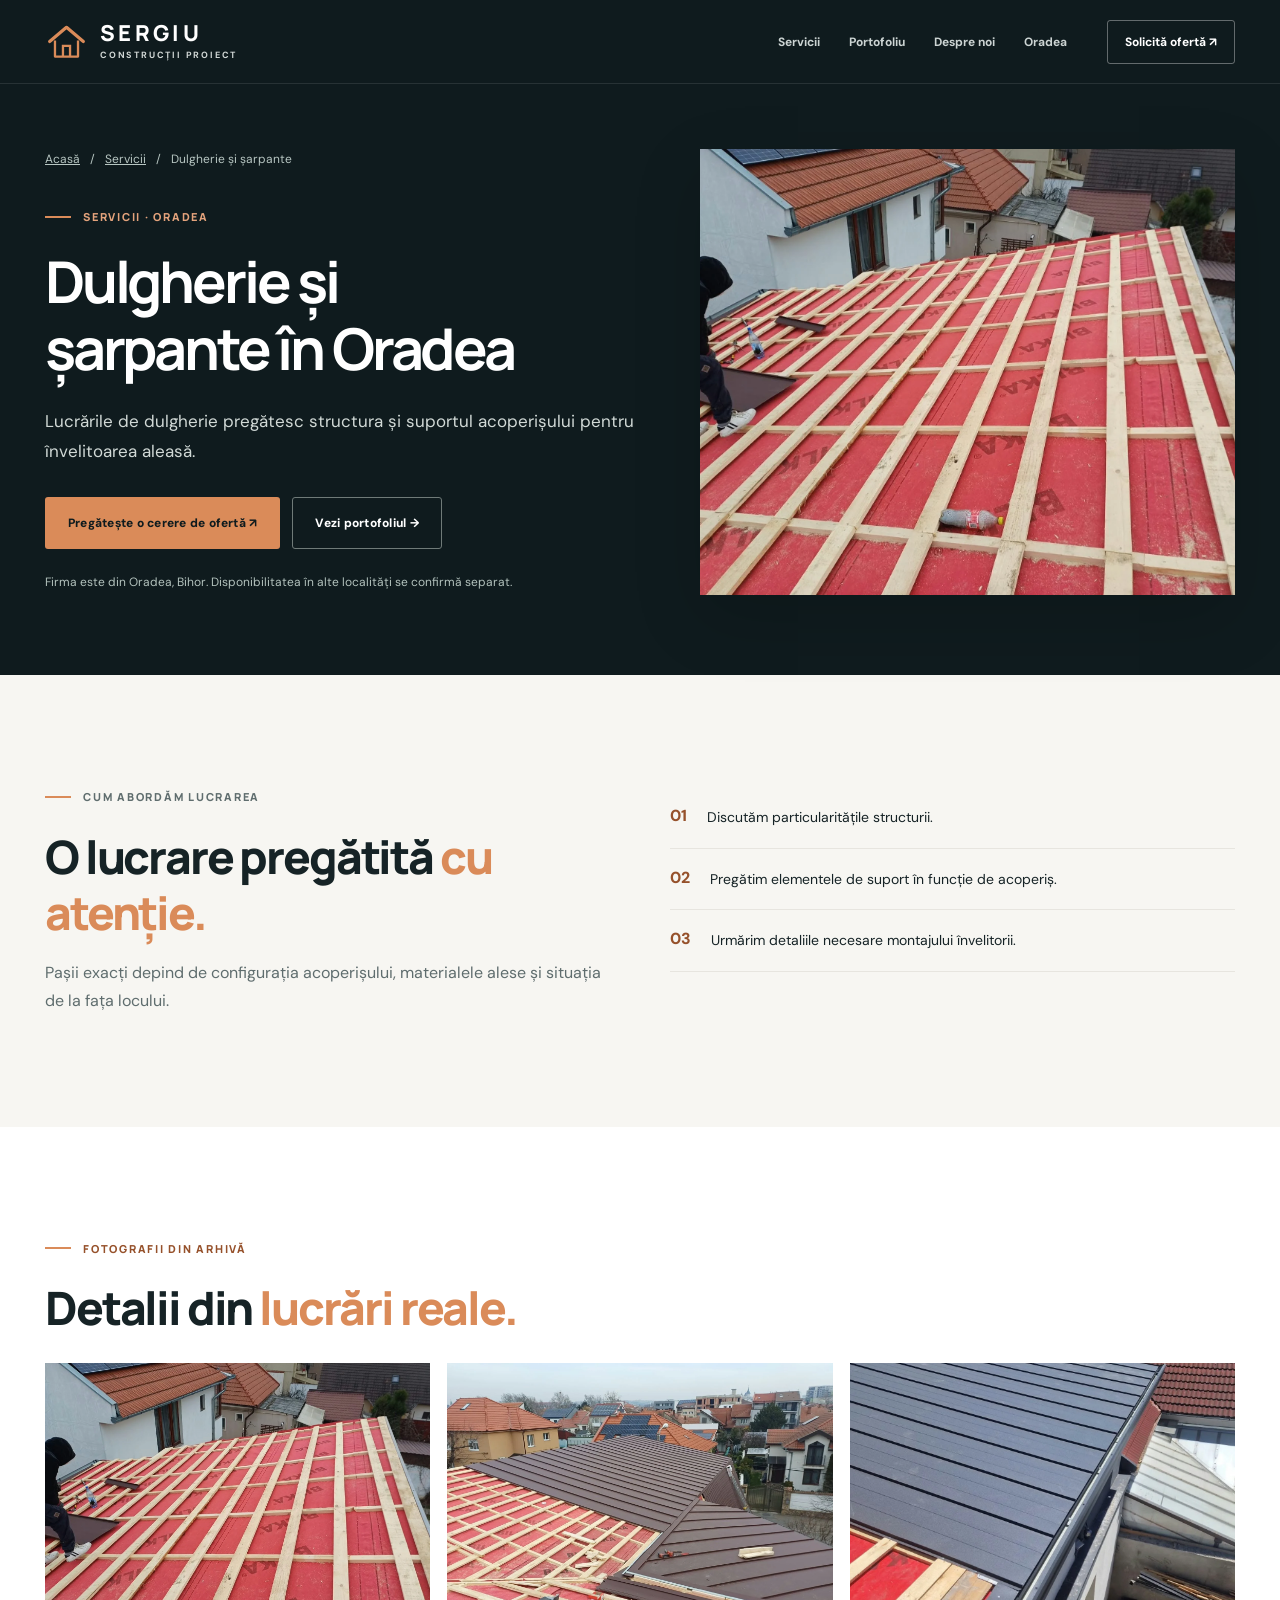
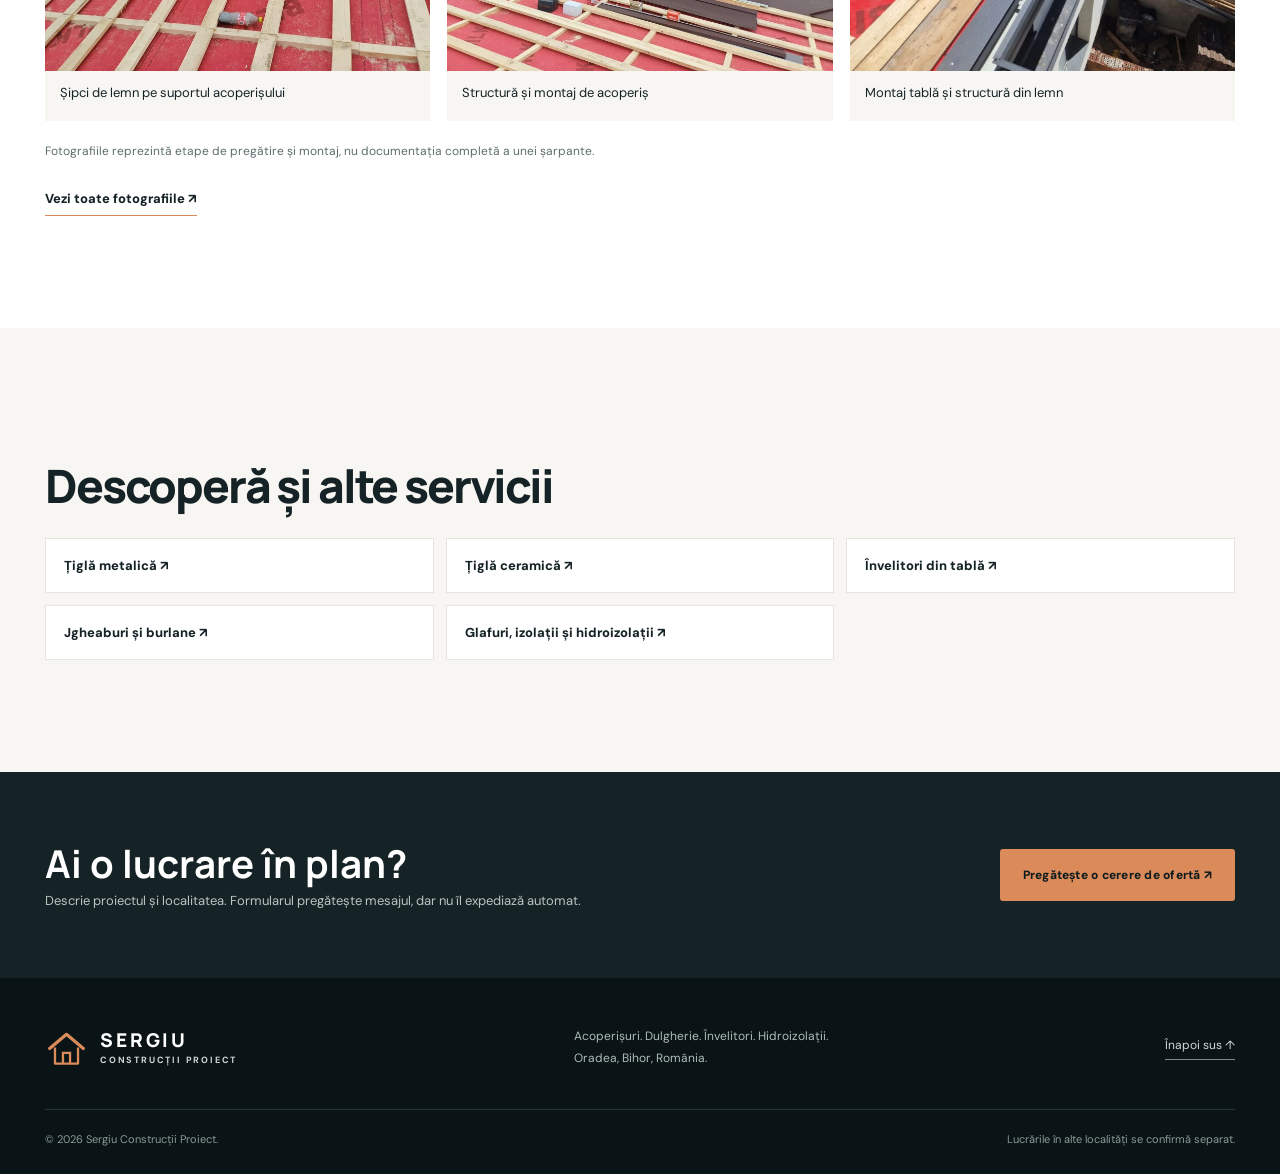
<file: dulgherie-sarpante.html>
<!doctype html><html lang="ro"><head><meta charset="utf-8"><meta name="viewport" content="width=device-width,initial-scale=1"><meta name="theme-color" content="#152225"><title>Dulgherie și șarpante în Oradea | Sergiu Construcții Proiect</title><meta name="description" content="Dulgherie și șarpante în Oradea, Bihor. Lucrările de dulgherie pregătesc structura și suportul acoperișului pentru învelitoarea aleasă."><link rel="canonical" href="https://domnup.github.io/sergiu_constructii/dulgherie-sarpante.html"><meta property="og:locale" content="ro_RO"><meta property="og:type" content="website"><meta property="og:title" content="Dulgherie și șarpante în Oradea"><meta property="og:description" content="Dulgherie și șarpante în Oradea, Bihor. Lucrările de dulgherie pregătesc structura și suportul acoperișului pentru învelitoarea aleasă."><meta property="og:url" content="https://domnup.github.io/sergiu_constructii/dulgherie-sarpante.html"><meta property="og:image" content="https://domnup.github.io/sergiu_constructii/assets/lucrare-03.webp"><meta name="twitter:card" content="summary_large_image"><link rel="icon" href="assets/favicon.svg" type="image/svg+xml"><link rel="stylesheet" href="styles.css"><link rel="stylesheet" href="pages.css"></head><body><a class="skip-link" href="#continut">Sari la conținut</a><header class="site-header" id="sus"><div class="header-inner container"><a class="brand" href="index.html#sus" aria-label="Sergiu Construcții Proiect - Acasă"><span class="brand-mark" aria-hidden="true"><svg viewBox="0 0 44 44" fill="none"><path d="M3 22 22 6l19 16" stroke="currentColor" stroke-width="3.6" stroke-linecap="round" stroke-linejoin="round"/><path d="M9 21v18h26V21" stroke="currentColor" stroke-width="2.6" stroke-linejoin="round"/><path d="M18 39V27h8v12" stroke="currentColor" stroke-width="2.6"/></svg></span><span class="brand-words"><strong>SERGIU</strong><small>CONSTRUCȚII PROIECT</small></span></a><nav class="primary-nav" id="primary-nav" aria-label="Navigare principală"><a href="index.html#servicii">Servicii</a><a href="portofoliu.html">Portofoliu</a><a href="index.html#despre">Despre noi</a><a href="index.html#zona">Oradea</a><a href="index.html#contact" class="nav-mobile-contact">Solicită ofertă</a></nav><a class="header-cta" href="index.html#contact">Solicită ofertă ↗</a><button class="menu-toggle" type="button" aria-label="Deschide meniul" aria-expanded="false" aria-controls="primary-nav"><span></span><span></span><span></span></button></div></header><main id="continut"><section class="detail-hero"><div class="container detail-hero-grid"><div><nav class="breadcrumbs" aria-label="Navigare ierarhică"><a href="index.html">Acasă</a> / <a href="index.html#servicii">Servicii</a> / <span aria-current="page">Dulgherie și șarpante</span></nav><p class="section-kicker section-kicker-light"><span></span> SERVICII · ORADEA</p><h1>Dulgherie și șarpante în Oradea</h1><p class="detail-lead">Lucrările de dulgherie pregătesc structura și suportul acoperișului pentru învelitoarea aleasă.</p><div class="detail-actions"><a class="button button-accent" href="index.html?serviciu=Dulgherie%20%C8%99i%20%C8%99arpante#contact">Pregătește o cerere de ofertă ↗</a><a class="button button-outline" href="portofoliu.html">Vezi portofoliul →</a></div><p class="detail-small">Firma este din Oradea, Bihor. Disponibilitatea în alte localități se confirmă separat.</p></div><div class="detail-photo"><img src="assets/lucrare-03.webp" width="1599" height="1200" loading="lazy" decoding="async" alt="Șipci de lemn pe suportul acoperișului"></div></div></section><section class="section detail-body"><div class="container detail-columns"><div><p class="section-kicker"><span></span> CUM ABORDĂM LUCRAREA</p><h2>O lucrare pregătită <em>cu atenție.</em></h2><p>Pașii exacți depind de configurația acoperișului, materialele alese și situația de la fața locului.</p></div><ol class="detail-steps"><li><span>01</span><p>Discutăm particularitățile structurii.</p></li><li><span>02</span><p>Pregătim elementele de suport în funcție de acoperiș.</p></li><li><span>03</span><p>Urmărim detaliile necesare montajului învelitorii.</p></li></ol></div></section><section class="section detail-gallery"><div class="container"><p class="section-kicker"><span></span> FOTOGRAFII DIN ARHIVĂ</p><h2>Detalii din <em>lucrări reale.</em></h2><div class="detail-photos"><figure class="detail-figure"><img src="assets/lucrare-03.webp" width="1599" height="1200" loading="lazy" decoding="async" alt="Șipci de lemn pe suportul acoperișului"><figcaption>Șipci de lemn pe suportul acoperișului</figcaption></figure><figure class="detail-figure"><img src="assets/lucrare-04.webp" width="1599" height="1200" loading="lazy" decoding="async" alt="Structură și montaj de acoperiș"><figcaption>Structură și montaj de acoperiș</figcaption></figure><figure class="detail-figure"><img src="assets/lucrare-13.webp" width="1200" height="1600" loading="lazy" decoding="async" alt="Montaj tablă și structură din lemn"><figcaption>Montaj tablă și structură din lemn</figcaption></figure></div><p class="detail-disclaimer">Fotografiile reprezintă etape de pregătire și montaj, nu documentația completă a unei șarpante.</p><a class="text-cta" href="portofoliu.html">Vezi toate fotografiile ↗</a></div></section><section class="section detail-related"><div class="container"><h2>Descoperă și alte servicii</h2><div class="detail-related-links"><a href="tigla-metalica.html">Țiglă metalică ↗</a><a href="tigla-ceramica.html">Țiglă ceramică ↗</a><a href="invelitori-tabla.html">Învelitori din tablă ↗</a><a href="jgheaburi-burlane.html">Jgheaburi și burlane ↗</a><a href="glafuri-hidroizolatii.html">Glafuri, izolații și hidroizolații ↗</a></div></div></section><section class="detail-contact"><div class="container"><div><h2>Ai o lucrare în plan?</h2><p>Descrie proiectul și localitatea. Formularul pregătește mesajul, dar nu îl expediază automat.</p></div><a class="button button-accent" href="index.html?serviciu=Dulgherie%20%C8%99i%20%C8%99arpante#contact">Pregătește o cerere de ofertă ↗</a></div></section></main><footer class="site-footer"><div class="container footer-top"><a class="brand footer-brand" href="index.html#sus"><span class="brand-mark" aria-hidden="true"><svg viewBox="0 0 44 44" fill="none"><path d="M3 22 22 6l19 16" stroke="currentColor" stroke-width="3.6" stroke-linecap="round" stroke-linejoin="round"/><path d="M9 21v18h26V21" stroke="currentColor" stroke-width="2.6" stroke-linejoin="round"/><path d="M18 39V27h8v12" stroke="currentColor" stroke-width="2.6"/></svg></span><span class="brand-words"><strong>SERGIU</strong><small>CONSTRUCȚII PROIECT</small></span></a><p>Acoperișuri. Dulgherie. Învelitori. Hidroizolații.<br>Oradea, Bihor, România.</p><a class="back-top" href="#sus">Înapoi sus ↑</a></div><div class="container footer-bottom"><span>© 2026 Sergiu Construcții Proiect.</span><span>Lucrările în alte localități se confirmă separat.</span></div></footer><script src="pages.js" defer></script></body></html>
</file>
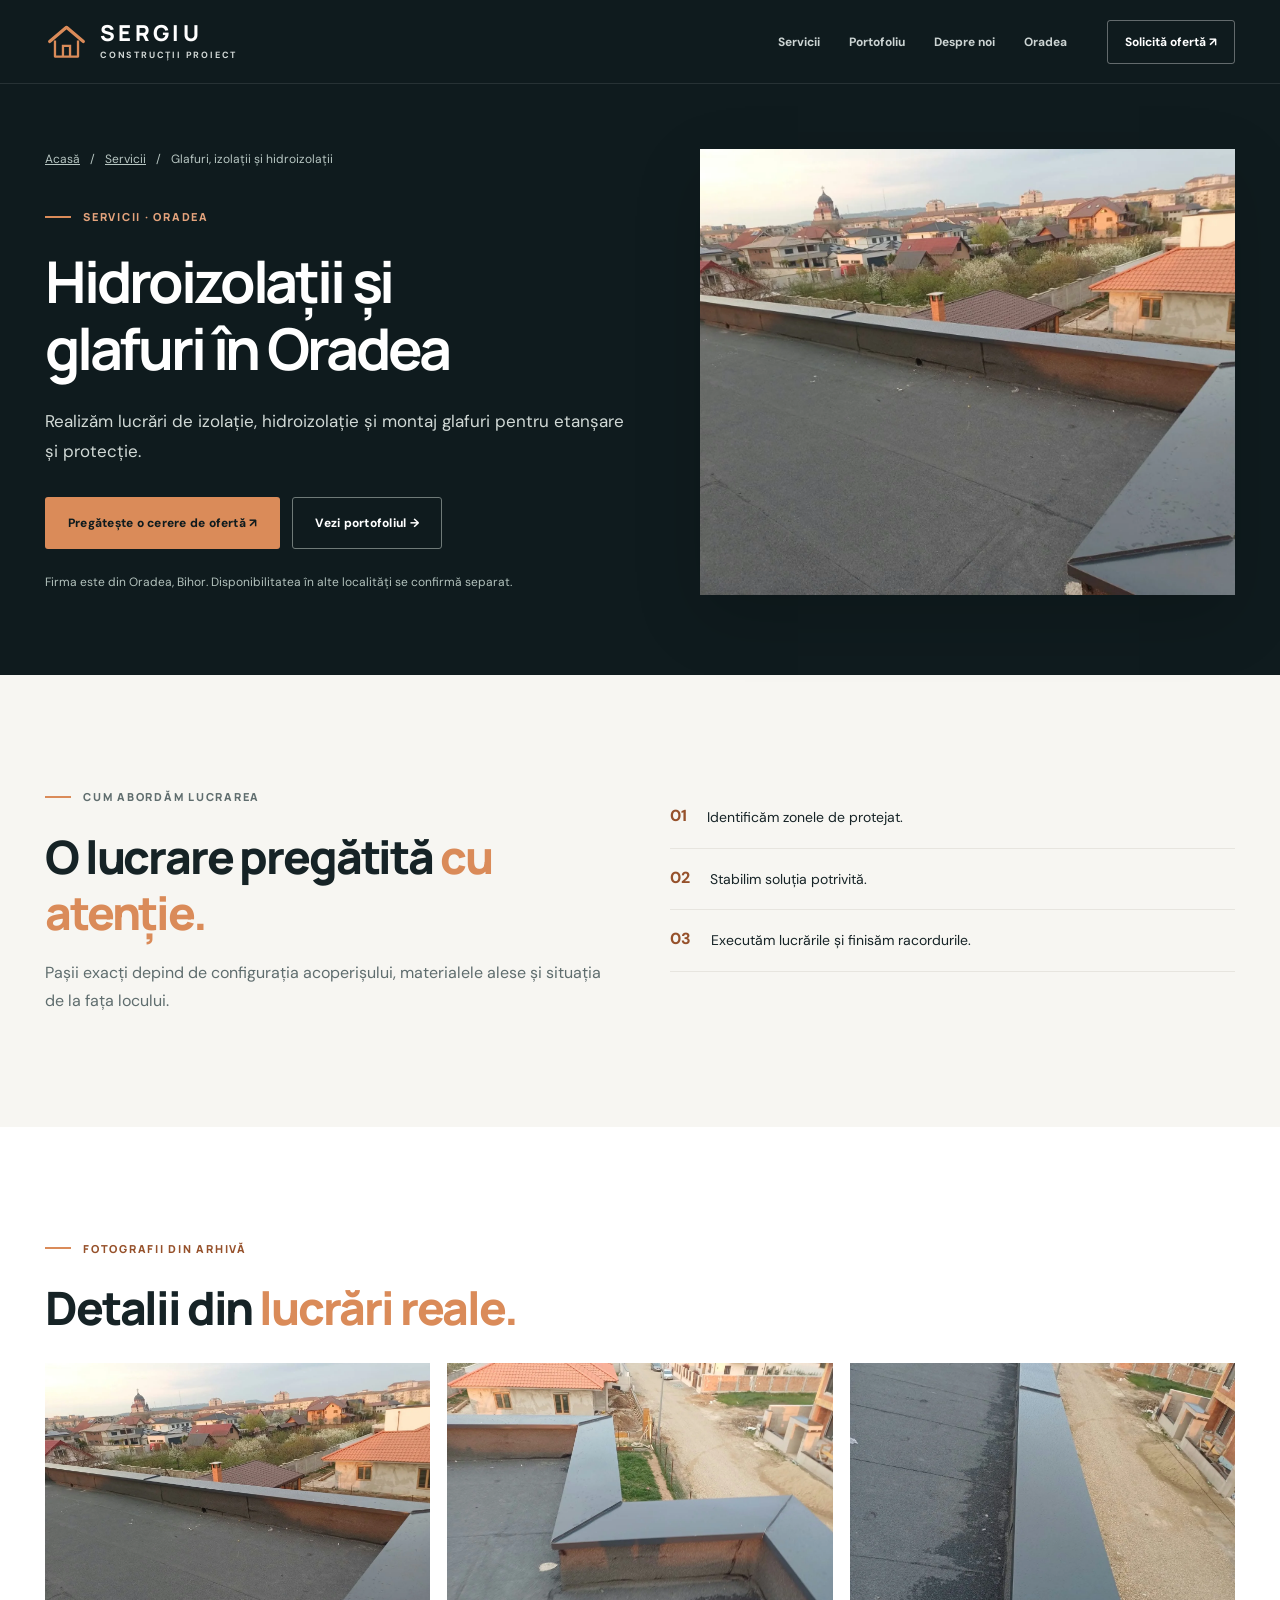
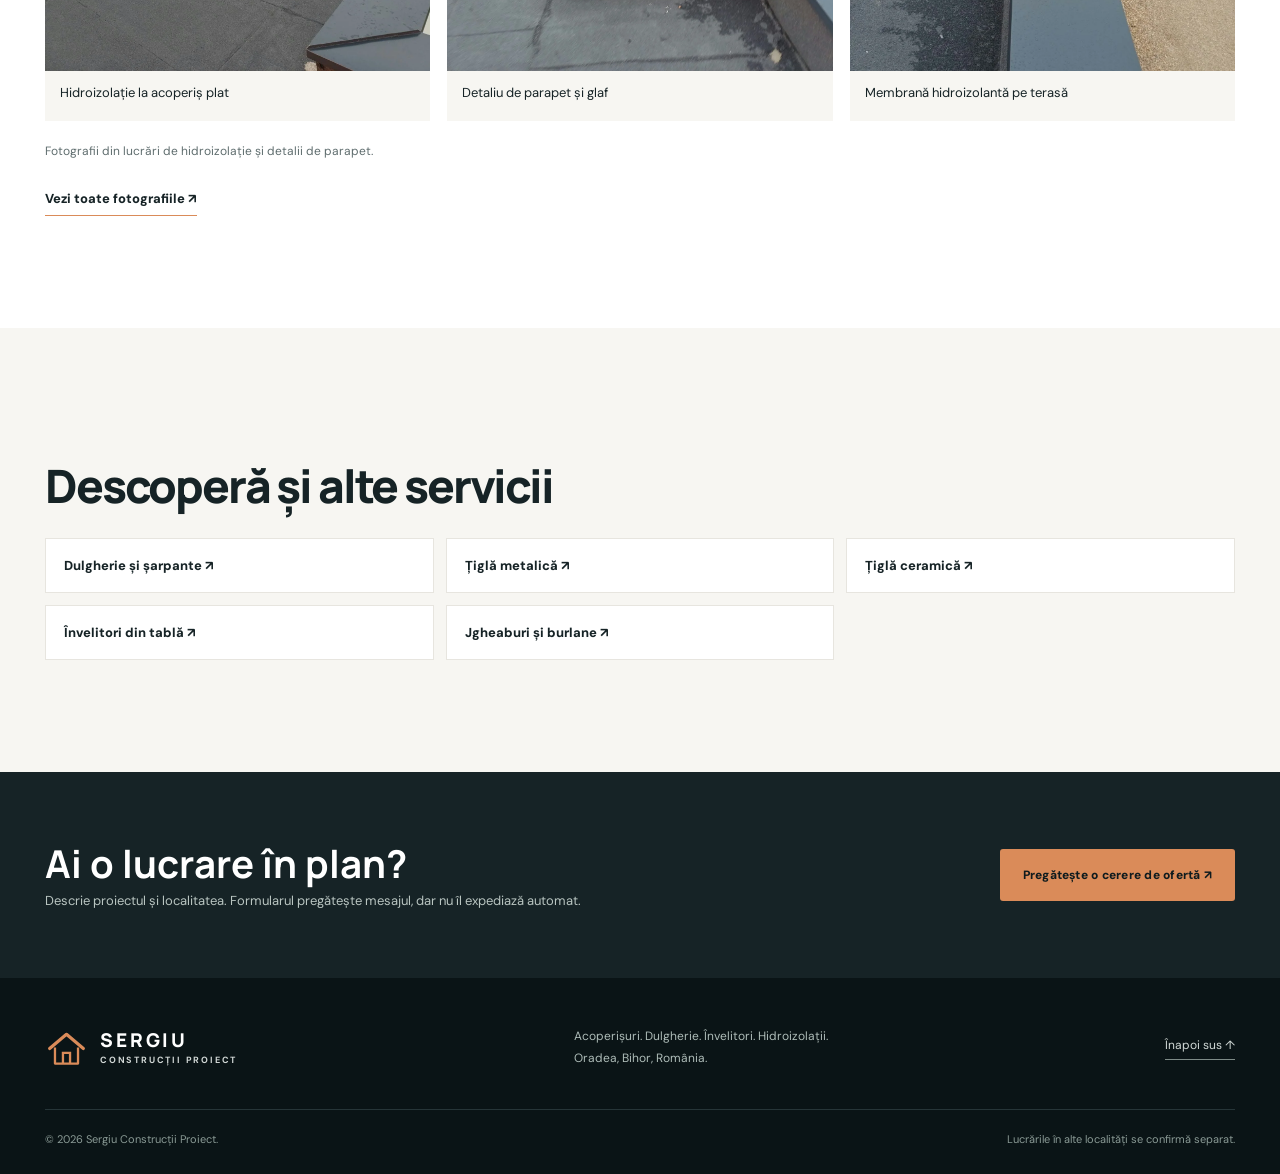
<file: glafuri-hidroizolatii.html>
<!doctype html><html lang="ro"><head><meta charset="utf-8"><meta name="viewport" content="width=device-width,initial-scale=1"><meta name="theme-color" content="#152225"><title>Hidroizolații și glafuri în Oradea | Sergiu Construcții Proiect</title><meta name="description" content="Glafuri, izolații și hidroizolații în Oradea, Bihor. Realizăm lucrări de izolație, hidroizolație și montaj glafuri pentru etanșare și protecție."><link rel="canonical" href="https://domnup.github.io/sergiu_constructii/glafuri-hidroizolatii.html"><meta property="og:locale" content="ro_RO"><meta property="og:type" content="website"><meta property="og:title" content="Hidroizolații și glafuri în Oradea"><meta property="og:description" content="Glafuri, izolații și hidroizolații în Oradea, Bihor. Realizăm lucrări de izolație, hidroizolație și montaj glafuri pentru etanșare și protecție."><meta property="og:url" content="https://domnup.github.io/sergiu_constructii/glafuri-hidroizolatii.html"><meta property="og:image" content="https://domnup.github.io/sergiu_constructii/assets/lucrare-08.webp"><meta name="twitter:card" content="summary_large_image"><link rel="icon" href="assets/favicon.svg" type="image/svg+xml"><link rel="stylesheet" href="styles.css"><link rel="stylesheet" href="pages.css"></head><body><a class="skip-link" href="#continut">Sari la conținut</a><header class="site-header" id="sus"><div class="header-inner container"><a class="brand" href="index.html#sus" aria-label="Sergiu Construcții Proiect - Acasă"><span class="brand-mark" aria-hidden="true"><svg viewBox="0 0 44 44" fill="none"><path d="M3 22 22 6l19 16" stroke="currentColor" stroke-width="3.6" stroke-linecap="round" stroke-linejoin="round"/><path d="M9 21v18h26V21" stroke="currentColor" stroke-width="2.6" stroke-linejoin="round"/><path d="M18 39V27h8v12" stroke="currentColor" stroke-width="2.6"/></svg></span><span class="brand-words"><strong>SERGIU</strong><small>CONSTRUCȚII PROIECT</small></span></a><nav class="primary-nav" id="primary-nav" aria-label="Navigare principală"><a href="index.html#servicii">Servicii</a><a href="portofoliu.html">Portofoliu</a><a href="index.html#despre">Despre noi</a><a href="index.html#zona">Oradea</a><a href="index.html#contact" class="nav-mobile-contact">Solicită ofertă</a></nav><a class="header-cta" href="index.html#contact">Solicită ofertă ↗</a><button class="menu-toggle" type="button" aria-label="Deschide meniul" aria-expanded="false" aria-controls="primary-nav"><span></span><span></span><span></span></button></div></header><main id="continut"><section class="detail-hero"><div class="container detail-hero-grid"><div><nav class="breadcrumbs" aria-label="Navigare ierarhică"><a href="index.html">Acasă</a> / <a href="index.html#servicii">Servicii</a> / <span aria-current="page">Glafuri, izolații și hidroizolații</span></nav><p class="section-kicker section-kicker-light"><span></span> SERVICII · ORADEA</p><h1>Hidroizolații și glafuri în Oradea</h1><p class="detail-lead">Realizăm lucrări de izolație, hidroizolație și montaj glafuri pentru etanșare și protecție.</p><div class="detail-actions"><a class="button button-accent" href="index.html?serviciu=Glafuri%2C%20izola%C8%9Bii%20%C8%99i%20hidroizola%C8%9Bii#contact">Pregătește o cerere de ofertă ↗</a><a class="button button-outline" href="portofoliu.html">Vezi portofoliul →</a></div><p class="detail-small">Firma este din Oradea, Bihor. Disponibilitatea în alte localități se confirmă separat.</p></div><div class="detail-photo"><img src="assets/lucrare-08.webp" width="1600" height="1200" loading="lazy" decoding="async" alt="Hidroizolație la acoperiș plat"></div></div></section><section class="section detail-body"><div class="container detail-columns"><div><p class="section-kicker"><span></span> CUM ABORDĂM LUCRAREA</p><h2>O lucrare pregătită <em>cu atenție.</em></h2><p>Pașii exacți depind de configurația acoperișului, materialele alese și situația de la fața locului.</p></div><ol class="detail-steps"><li><span>01</span><p>Identificăm zonele de protejat.</p></li><li><span>02</span><p>Stabilim soluția potrivită.</p></li><li><span>03</span><p>Executăm lucrările și finisăm racordurile.</p></li></ol></div></section><section class="section detail-gallery"><div class="container"><p class="section-kicker"><span></span> FOTOGRAFII DIN ARHIVĂ</p><h2>Detalii din <em>lucrări reale.</em></h2><div class="detail-photos"><figure class="detail-figure"><img src="assets/lucrare-08.webp" width="1600" height="1200" loading="lazy" decoding="async" alt="Hidroizolație la acoperiș plat"><figcaption>Hidroizolație la acoperiș plat</figcaption></figure><figure class="detail-figure"><img src="assets/lucrare-06.webp" width="1600" height="1200" loading="lazy" decoding="async" alt="Detaliu de parapet și glaf"><figcaption>Detaliu de parapet și glaf</figcaption></figure><figure class="detail-figure"><img src="assets/lucrare-18.webp" width="1200" height="1600" loading="lazy" decoding="async" alt="Membrană hidroizolantă pe terasă"><figcaption>Membrană hidroizolantă pe terasă</figcaption></figure></div><p class="detail-disclaimer">Fotografii din lucrări de hidroizolație și detalii de parapet.</p><a class="text-cta" href="portofoliu.html">Vezi toate fotografiile ↗</a></div></section><section class="section detail-related"><div class="container"><h2>Descoperă și alte servicii</h2><div class="detail-related-links"><a href="dulgherie-sarpante.html">Dulgherie și șarpante ↗</a><a href="tigla-metalica.html">Țiglă metalică ↗</a><a href="tigla-ceramica.html">Țiglă ceramică ↗</a><a href="invelitori-tabla.html">Învelitori din tablă ↗</a><a href="jgheaburi-burlane.html">Jgheaburi și burlane ↗</a></div></div></section><section class="detail-contact"><div class="container"><div><h2>Ai o lucrare în plan?</h2><p>Descrie proiectul și localitatea. Formularul pregătește mesajul, dar nu îl expediază automat.</p></div><a class="button button-accent" href="index.html?serviciu=Glafuri%2C%20izola%C8%9Bii%20%C8%99i%20hidroizola%C8%9Bii#contact">Pregătește o cerere de ofertă ↗</a></div></section></main><footer class="site-footer"><div class="container footer-top"><a class="brand footer-brand" href="index.html#sus"><span class="brand-mark" aria-hidden="true"><svg viewBox="0 0 44 44" fill="none"><path d="M3 22 22 6l19 16" stroke="currentColor" stroke-width="3.6" stroke-linecap="round" stroke-linejoin="round"/><path d="M9 21v18h26V21" stroke="currentColor" stroke-width="2.6" stroke-linejoin="round"/><path d="M18 39V27h8v12" stroke="currentColor" stroke-width="2.6"/></svg></span><span class="brand-words"><strong>SERGIU</strong><small>CONSTRUCȚII PROIECT</small></span></a><p>Acoperișuri. Dulgherie. Învelitori. Hidroizolații.<br>Oradea, Bihor, România.</p><a class="back-top" href="#sus">Înapoi sus ↑</a></div><div class="container footer-bottom"><span>© 2026 Sergiu Construcții Proiect.</span><span>Lucrările în alte localități se confirmă separat.</span></div></footer><script src="pages.js" defer></script></body></html>
</file>
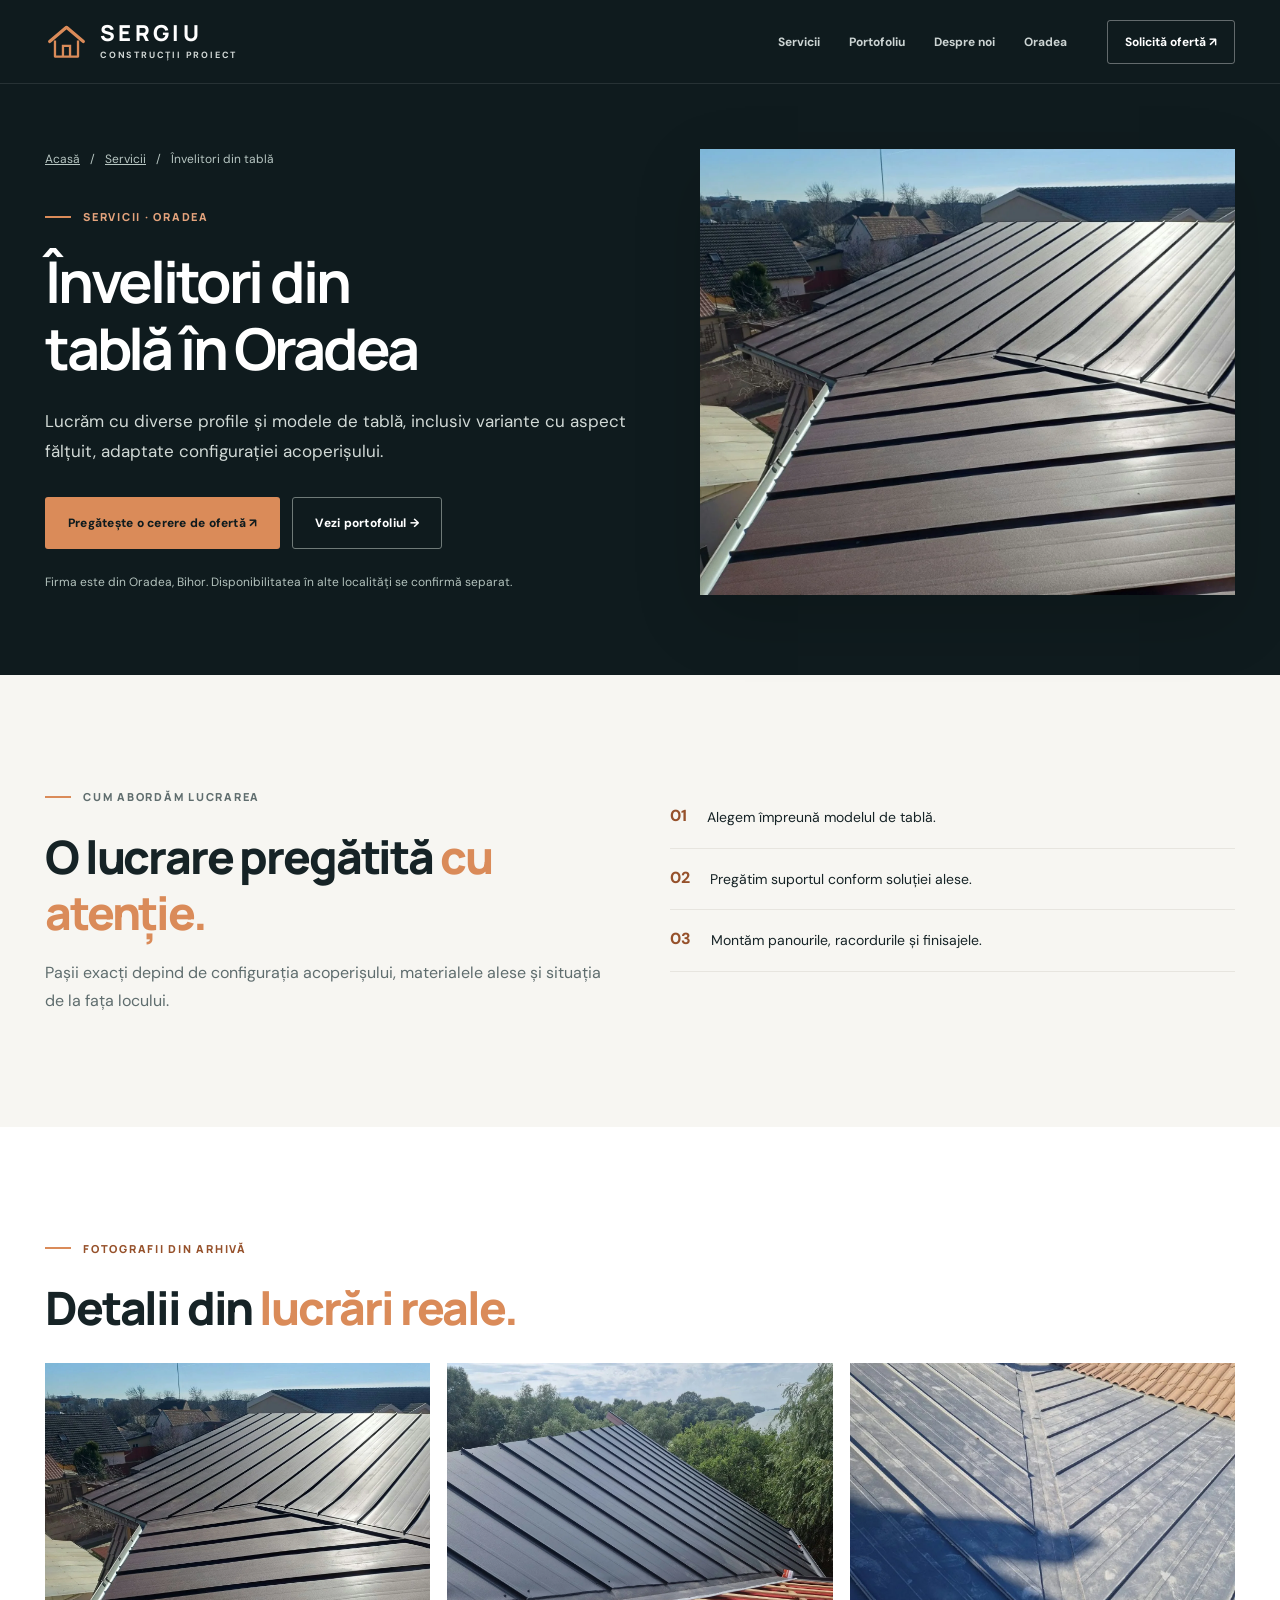
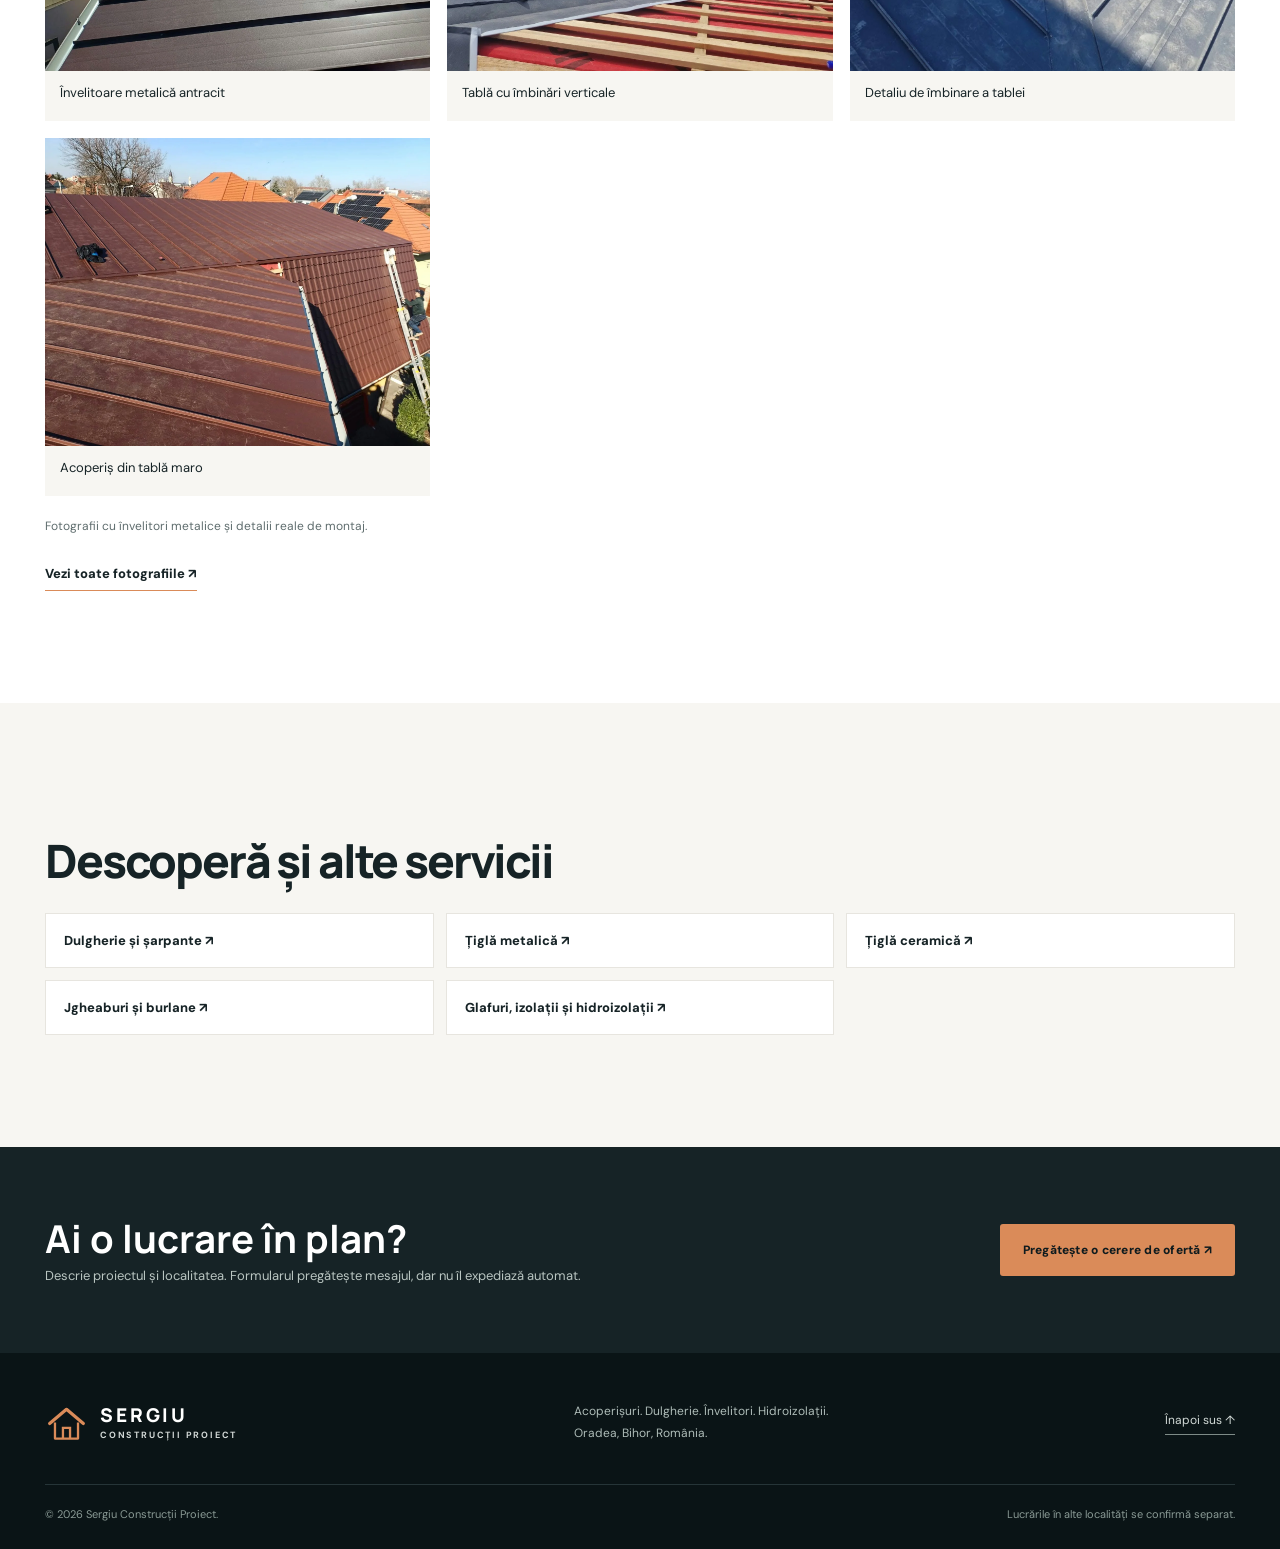
<file: invelitori-tabla.html>
<!doctype html><html lang="ro"><head><meta charset="utf-8"><meta name="viewport" content="width=device-width,initial-scale=1"><meta name="theme-color" content="#152225"><title>Învelitori din tablă în Oradea | Sergiu Construcții Proiect</title><meta name="description" content="Învelitori din tablă în Oradea, Bihor. Lucrăm cu diverse profile și modele de tablă, inclusiv variante cu aspect fălțuit, adaptate configurației acoperișului."><link rel="canonical" href="https://domnup.github.io/sergiu_constructii/invelitori-tabla.html"><meta property="og:locale" content="ro_RO"><meta property="og:type" content="website"><meta property="og:title" content="Învelitori din tablă în Oradea"><meta property="og:description" content="Învelitori din tablă în Oradea, Bihor. Lucrăm cu diverse profile și modele de tablă, inclusiv variante cu aspect fălțuit, adaptate configurației acoperișului."><meta property="og:url" content="https://domnup.github.io/sergiu_constructii/invelitori-tabla.html"><meta property="og:image" content="https://domnup.github.io/sergiu_constructii/assets/lucrare-16.webp"><meta name="twitter:card" content="summary_large_image"><link rel="icon" href="assets/favicon.svg" type="image/svg+xml"><link rel="stylesheet" href="styles.css"><link rel="stylesheet" href="pages.css"></head><body><a class="skip-link" href="#continut">Sari la conținut</a><header class="site-header" id="sus"><div class="header-inner container"><a class="brand" href="index.html#sus" aria-label="Sergiu Construcții Proiect - Acasă"><span class="brand-mark" aria-hidden="true"><svg viewBox="0 0 44 44" fill="none"><path d="M3 22 22 6l19 16" stroke="currentColor" stroke-width="3.6" stroke-linecap="round" stroke-linejoin="round"/><path d="M9 21v18h26V21" stroke="currentColor" stroke-width="2.6" stroke-linejoin="round"/><path d="M18 39V27h8v12" stroke="currentColor" stroke-width="2.6"/></svg></span><span class="brand-words"><strong>SERGIU</strong><small>CONSTRUCȚII PROIECT</small></span></a><nav class="primary-nav" id="primary-nav" aria-label="Navigare principală"><a href="index.html#servicii">Servicii</a><a href="portofoliu.html">Portofoliu</a><a href="index.html#despre">Despre noi</a><a href="index.html#zona">Oradea</a><a href="index.html#contact" class="nav-mobile-contact">Solicită ofertă</a></nav><a class="header-cta" href="index.html#contact">Solicită ofertă ↗</a><button class="menu-toggle" type="button" aria-label="Deschide meniul" aria-expanded="false" aria-controls="primary-nav"><span></span><span></span><span></span></button></div></header><main id="continut"><section class="detail-hero"><div class="container detail-hero-grid"><div><nav class="breadcrumbs" aria-label="Navigare ierarhică"><a href="index.html">Acasă</a> / <a href="index.html#servicii">Servicii</a> / <span aria-current="page">Învelitori din tablă</span></nav><p class="section-kicker section-kicker-light"><span></span> SERVICII · ORADEA</p><h1>Învelitori din tablă în Oradea</h1><p class="detail-lead">Lucrăm cu diverse profile și modele de tablă, inclusiv variante cu aspect fălțuit, adaptate configurației acoperișului.</p><div class="detail-actions"><a class="button button-accent" href="index.html?serviciu=%C3%8Envelitori%20din%20tabl%C4%83#contact">Pregătește o cerere de ofertă ↗</a><a class="button button-outline" href="portofoliu.html">Vezi portofoliul →</a></div><p class="detail-small">Firma este din Oradea, Bihor. Disponibilitatea în alte localități se confirmă separat.</p></div><div class="detail-photo"><img src="assets/lucrare-16.webp" width="1600" height="1200" loading="lazy" decoding="async" alt="Învelitoare metalică antracit"></div></div></section><section class="section detail-body"><div class="container detail-columns"><div><p class="section-kicker"><span></span> CUM ABORDĂM LUCRAREA</p><h2>O lucrare pregătită <em>cu atenție.</em></h2><p>Pașii exacți depind de configurația acoperișului, materialele alese și situația de la fața locului.</p></div><ol class="detail-steps"><li><span>01</span><p>Alegem împreună modelul de tablă.</p></li><li><span>02</span><p>Pregătim suportul conform soluției alese.</p></li><li><span>03</span><p>Montăm panourile, racordurile și finisajele.</p></li></ol></div></section><section class="section detail-gallery"><div class="container"><p class="section-kicker"><span></span> FOTOGRAFII DIN ARHIVĂ</p><h2>Detalii din <em>lucrări reale.</em></h2><div class="detail-photos"><figure class="detail-figure"><img src="assets/lucrare-16.webp" width="1600" height="1200" loading="lazy" decoding="async" alt="Învelitoare metalică antracit"><figcaption>Învelitoare metalică antracit</figcaption></figure><figure class="detail-figure"><img src="assets/lucrare-14.webp" width="1600" height="1200" loading="lazy" decoding="async" alt="Tablă cu îmbinări verticale"><figcaption>Tablă cu îmbinări verticale</figcaption></figure><figure class="detail-figure"><img src="assets/lucrare-15.webp" width="1200" height="1600" loading="lazy" decoding="async" alt="Detaliu de îmbinare a tablei"><figcaption>Detaliu de îmbinare a tablei</figcaption></figure><figure class="detail-figure"><img src="assets/lucrare-01.webp" width="1600" height="1200" loading="lazy" decoding="async" alt="Acoperiș din tablă maro"><figcaption>Acoperiș din tablă maro</figcaption></figure></div><p class="detail-disclaimer">Fotografii cu învelitori metalice și detalii reale de montaj.</p><a class="text-cta" href="portofoliu.html">Vezi toate fotografiile ↗</a></div></section><section class="section detail-related"><div class="container"><h2>Descoperă și alte servicii</h2><div class="detail-related-links"><a href="dulgherie-sarpante.html">Dulgherie și șarpante ↗</a><a href="tigla-metalica.html">Țiglă metalică ↗</a><a href="tigla-ceramica.html">Țiglă ceramică ↗</a><a href="jgheaburi-burlane.html">Jgheaburi și burlane ↗</a><a href="glafuri-hidroizolatii.html">Glafuri, izolații și hidroizolații ↗</a></div></div></section><section class="detail-contact"><div class="container"><div><h2>Ai o lucrare în plan?</h2><p>Descrie proiectul și localitatea. Formularul pregătește mesajul, dar nu îl expediază automat.</p></div><a class="button button-accent" href="index.html?serviciu=%C3%8Envelitori%20din%20tabl%C4%83#contact">Pregătește o cerere de ofertă ↗</a></div></section></main><footer class="site-footer"><div class="container footer-top"><a class="brand footer-brand" href="index.html#sus"><span class="brand-mark" aria-hidden="true"><svg viewBox="0 0 44 44" fill="none"><path d="M3 22 22 6l19 16" stroke="currentColor" stroke-width="3.6" stroke-linecap="round" stroke-linejoin="round"/><path d="M9 21v18h26V21" stroke="currentColor" stroke-width="2.6" stroke-linejoin="round"/><path d="M18 39V27h8v12" stroke="currentColor" stroke-width="2.6"/></svg></span><span class="brand-words"><strong>SERGIU</strong><small>CONSTRUCȚII PROIECT</small></span></a><p>Acoperișuri. Dulgherie. Învelitori. Hidroizolații.<br>Oradea, Bihor, România.</p><a class="back-top" href="#sus">Înapoi sus ↑</a></div><div class="container footer-bottom"><span>© 2026 Sergiu Construcții Proiect.</span><span>Lucrările în alte localități se confirmă separat.</span></div></footer><script src="pages.js" defer></script></body></html>
</file>
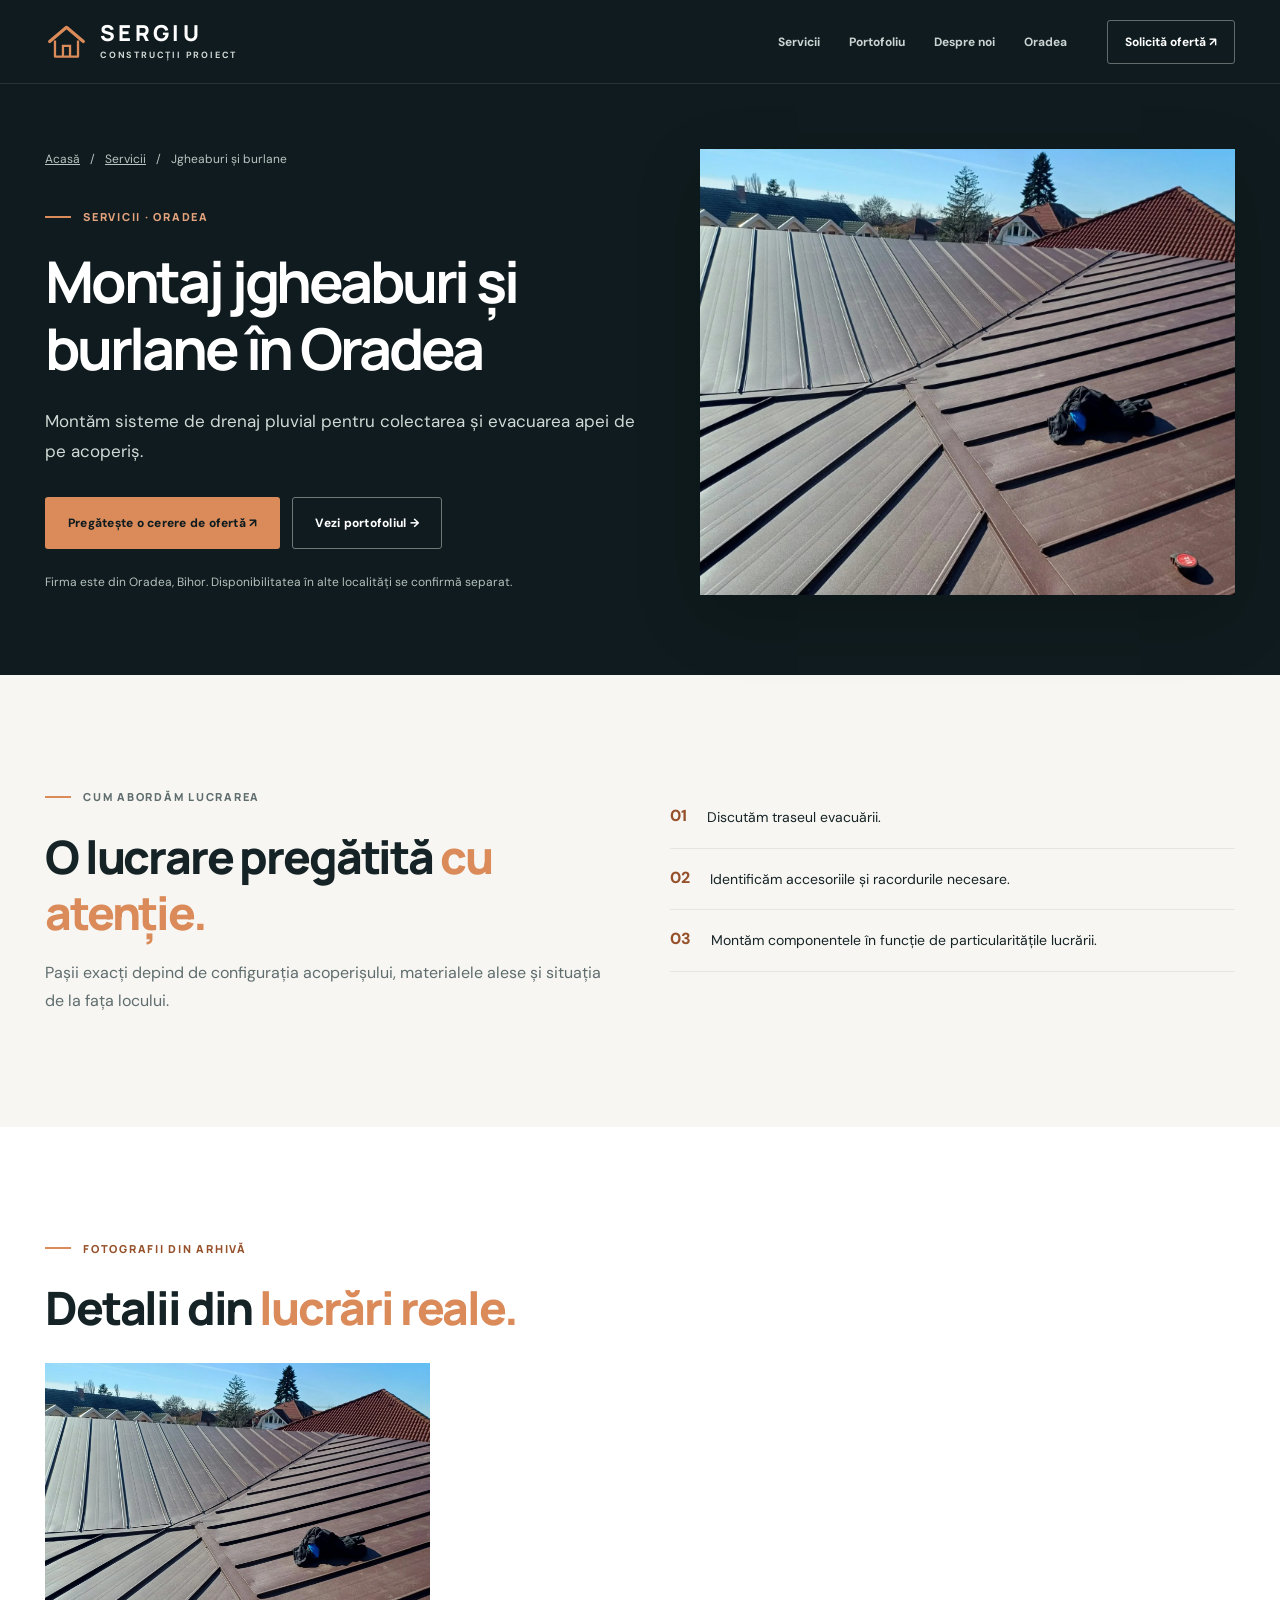
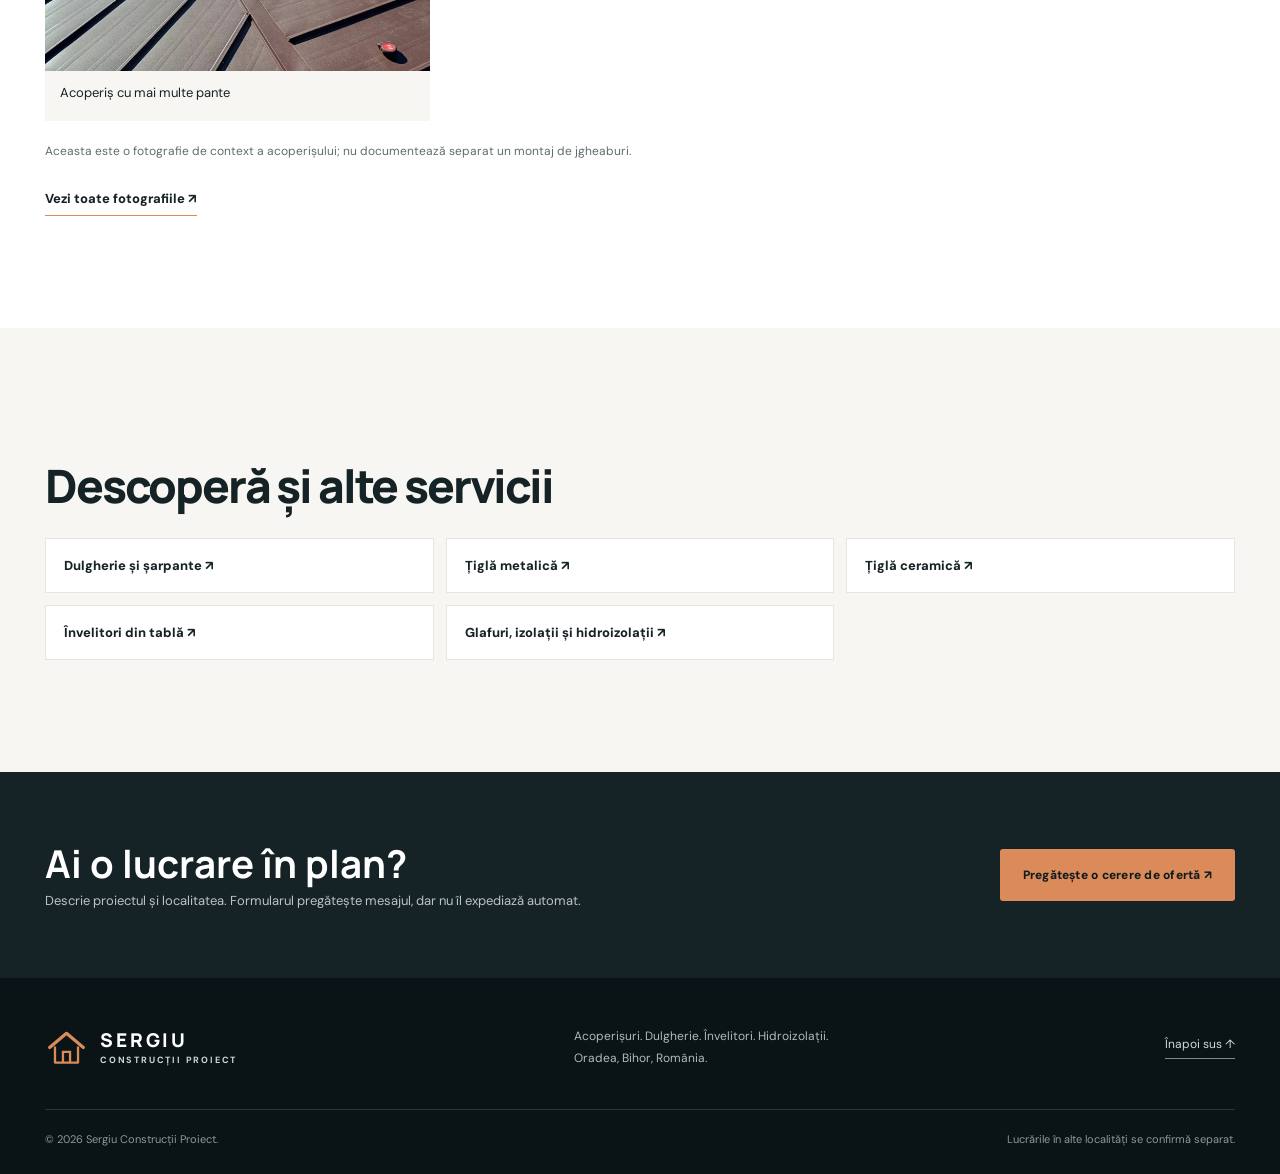
<file: jgheaburi-burlane.html>
<!doctype html><html lang="ro"><head><meta charset="utf-8"><meta name="viewport" content="width=device-width,initial-scale=1"><meta name="theme-color" content="#152225"><title>Montaj jgheaburi și burlane în Oradea | Sergiu Construcții Proiect</title><meta name="description" content="Jgheaburi și burlane în Oradea, Bihor. Montăm sisteme de drenaj pluvial pentru colectarea și evacuarea apei de pe acoperiș."><link rel="canonical" href="https://domnup.github.io/sergiu_constructii/jgheaburi-burlane.html"><meta property="og:locale" content="ro_RO"><meta property="og:type" content="website"><meta property="og:title" content="Montaj jgheaburi și burlane în Oradea"><meta property="og:description" content="Jgheaburi și burlane în Oradea, Bihor. Montăm sisteme de drenaj pluvial pentru colectarea și evacuarea apei de pe acoperiș."><meta property="og:url" content="https://domnup.github.io/sergiu_constructii/jgheaburi-burlane.html"><meta property="og:image" content="https://domnup.github.io/sergiu_constructii/assets/lucrare-20.webp"><meta name="twitter:card" content="summary_large_image"><link rel="icon" href="assets/favicon.svg" type="image/svg+xml"><link rel="stylesheet" href="styles.css"><link rel="stylesheet" href="pages.css"></head><body><a class="skip-link" href="#continut">Sari la conținut</a><header class="site-header" id="sus"><div class="header-inner container"><a class="brand" href="index.html#sus" aria-label="Sergiu Construcții Proiect - Acasă"><span class="brand-mark" aria-hidden="true"><svg viewBox="0 0 44 44" fill="none"><path d="M3 22 22 6l19 16" stroke="currentColor" stroke-width="3.6" stroke-linecap="round" stroke-linejoin="round"/><path d="M9 21v18h26V21" stroke="currentColor" stroke-width="2.6" stroke-linejoin="round"/><path d="M18 39V27h8v12" stroke="currentColor" stroke-width="2.6"/></svg></span><span class="brand-words"><strong>SERGIU</strong><small>CONSTRUCȚII PROIECT</small></span></a><nav class="primary-nav" id="primary-nav" aria-label="Navigare principală"><a href="index.html#servicii">Servicii</a><a href="portofoliu.html">Portofoliu</a><a href="index.html#despre">Despre noi</a><a href="index.html#zona">Oradea</a><a href="index.html#contact" class="nav-mobile-contact">Solicită ofertă</a></nav><a class="header-cta" href="index.html#contact">Solicită ofertă ↗</a><button class="menu-toggle" type="button" aria-label="Deschide meniul" aria-expanded="false" aria-controls="primary-nav"><span></span><span></span><span></span></button></div></header><main id="continut"><section class="detail-hero"><div class="container detail-hero-grid"><div><nav class="breadcrumbs" aria-label="Navigare ierarhică"><a href="index.html">Acasă</a> / <a href="index.html#servicii">Servicii</a> / <span aria-current="page">Jgheaburi și burlane</span></nav><p class="section-kicker section-kicker-light"><span></span> SERVICII · ORADEA</p><h1>Montaj jgheaburi și burlane în Oradea</h1><p class="detail-lead">Montăm sisteme de drenaj pluvial pentru colectarea și evacuarea apei de pe acoperiș.</p><div class="detail-actions"><a class="button button-accent" href="index.html?serviciu=Jgheaburi%20%C8%99i%20burlane#contact">Pregătește o cerere de ofertă ↗</a><a class="button button-outline" href="portofoliu.html">Vezi portofoliul →</a></div><p class="detail-small">Firma este din Oradea, Bihor. Disponibilitatea în alte localități se confirmă separat.</p></div><div class="detail-photo"><img src="assets/lucrare-20.webp" width="1600" height="1200" loading="lazy" decoding="async" alt="Acoperiș cu mai multe pante"></div></div></section><section class="section detail-body"><div class="container detail-columns"><div><p class="section-kicker"><span></span> CUM ABORDĂM LUCRAREA</p><h2>O lucrare pregătită <em>cu atenție.</em></h2><p>Pașii exacți depind de configurația acoperișului, materialele alese și situația de la fața locului.</p></div><ol class="detail-steps"><li><span>01</span><p>Discutăm traseul evacuării.</p></li><li><span>02</span><p>Identificăm accesoriile și racordurile necesare.</p></li><li><span>03</span><p>Montăm componentele în funcție de particularitățile lucrării.</p></li></ol></div></section><section class="section detail-gallery"><div class="container"><p class="section-kicker"><span></span> FOTOGRAFII DIN ARHIVĂ</p><h2>Detalii din <em>lucrări reale.</em></h2><div class="detail-photos"><figure class="detail-figure"><img src="assets/lucrare-20.webp" width="1600" height="1200" loading="lazy" decoding="async" alt="Acoperiș cu mai multe pante"><figcaption>Acoperiș cu mai multe pante</figcaption></figure></div><p class="detail-disclaimer">Aceasta este o fotografie de context a acoperișului; nu documentează separat un montaj de jgheaburi.</p><a class="text-cta" href="portofoliu.html">Vezi toate fotografiile ↗</a></div></section><section class="section detail-related"><div class="container"><h2>Descoperă și alte servicii</h2><div class="detail-related-links"><a href="dulgherie-sarpante.html">Dulgherie și șarpante ↗</a><a href="tigla-metalica.html">Țiglă metalică ↗</a><a href="tigla-ceramica.html">Țiglă ceramică ↗</a><a href="invelitori-tabla.html">Învelitori din tablă ↗</a><a href="glafuri-hidroizolatii.html">Glafuri, izolații și hidroizolații ↗</a></div></div></section><section class="detail-contact"><div class="container"><div><h2>Ai o lucrare în plan?</h2><p>Descrie proiectul și localitatea. Formularul pregătește mesajul, dar nu îl expediază automat.</p></div><a class="button button-accent" href="index.html?serviciu=Jgheaburi%20%C8%99i%20burlane#contact">Pregătește o cerere de ofertă ↗</a></div></section></main><footer class="site-footer"><div class="container footer-top"><a class="brand footer-brand" href="index.html#sus"><span class="brand-mark" aria-hidden="true"><svg viewBox="0 0 44 44" fill="none"><path d="M3 22 22 6l19 16" stroke="currentColor" stroke-width="3.6" stroke-linecap="round" stroke-linejoin="round"/><path d="M9 21v18h26V21" stroke="currentColor" stroke-width="2.6" stroke-linejoin="round"/><path d="M18 39V27h8v12" stroke="currentColor" stroke-width="2.6"/></svg></span><span class="brand-words"><strong>SERGIU</strong><small>CONSTRUCȚII PROIECT</small></span></a><p>Acoperișuri. Dulgherie. Învelitori. Hidroizolații.<br>Oradea, Bihor, România.</p><a class="back-top" href="#sus">Înapoi sus ↑</a></div><div class="container footer-bottom"><span>© 2026 Sergiu Construcții Proiect.</span><span>Lucrările în alte localități se confirmă separat.</span></div></footer><script src="pages.js" defer></script></body></html>
</file>
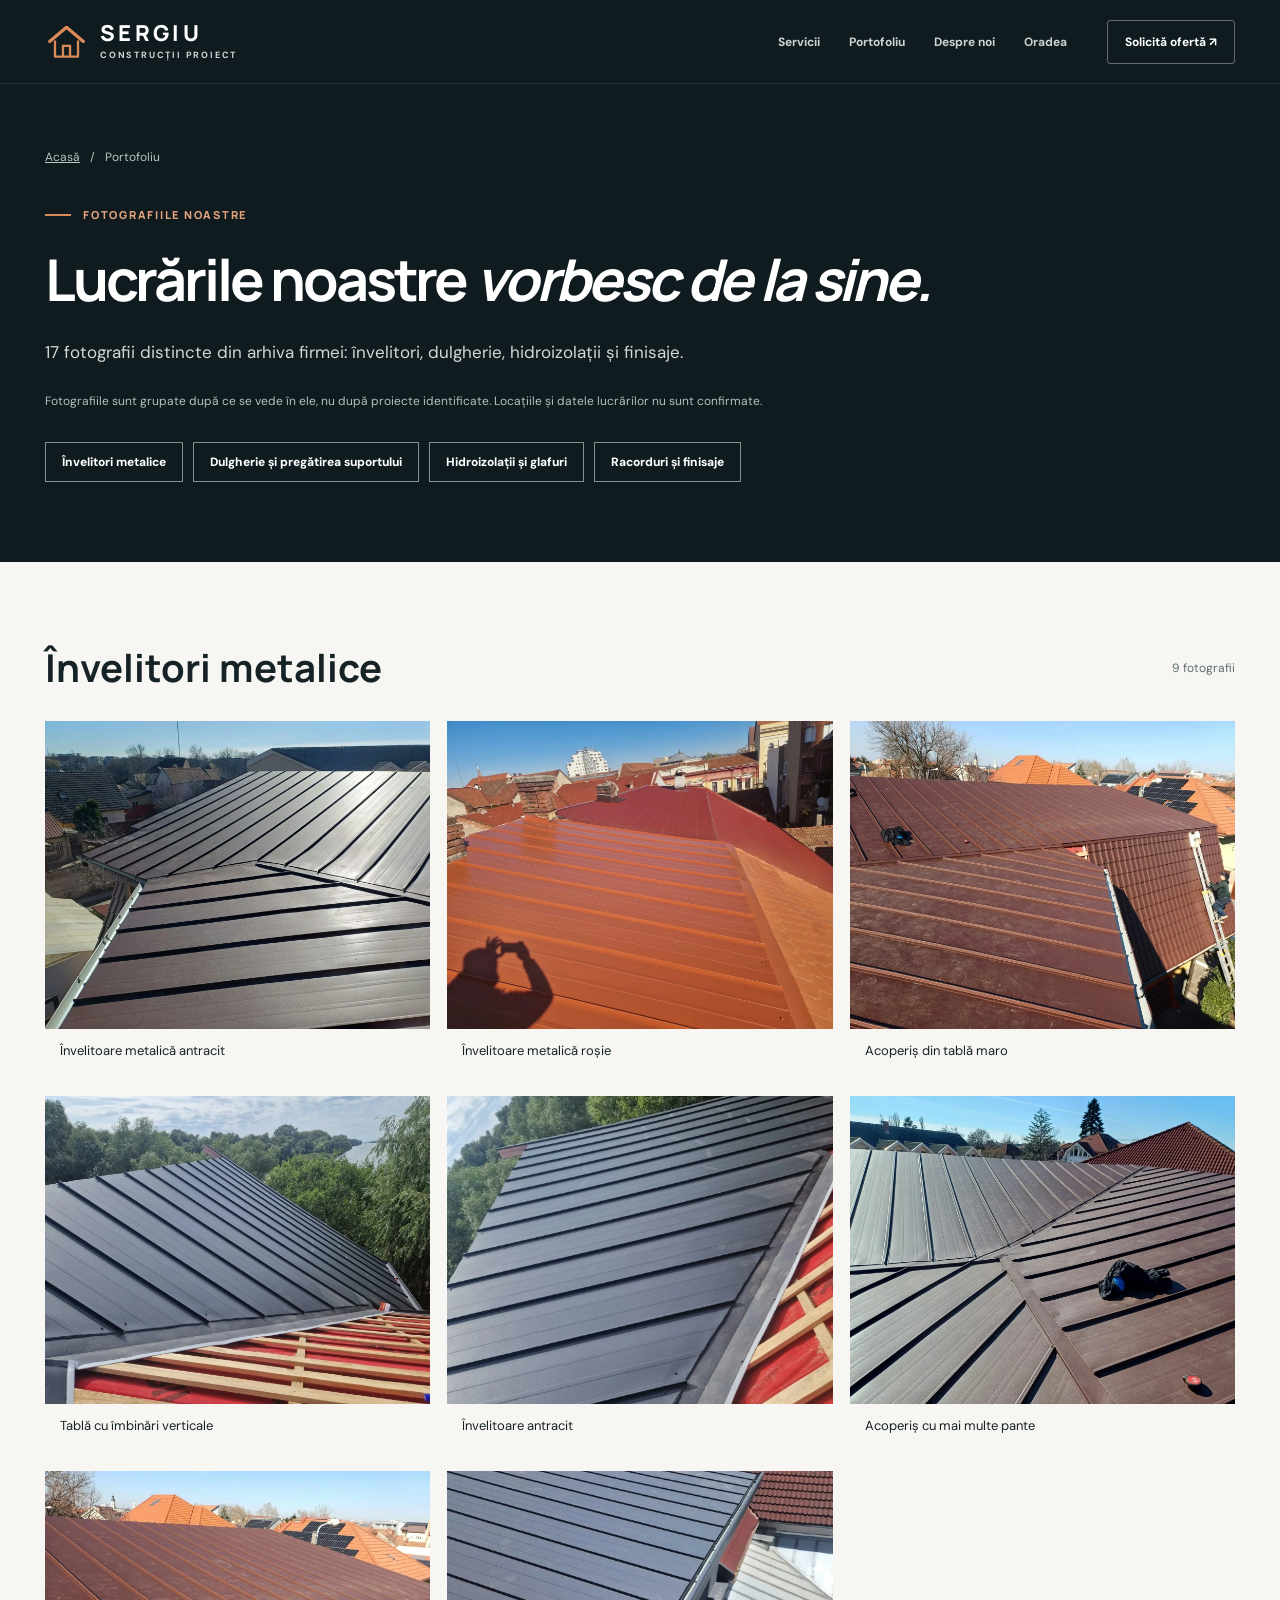
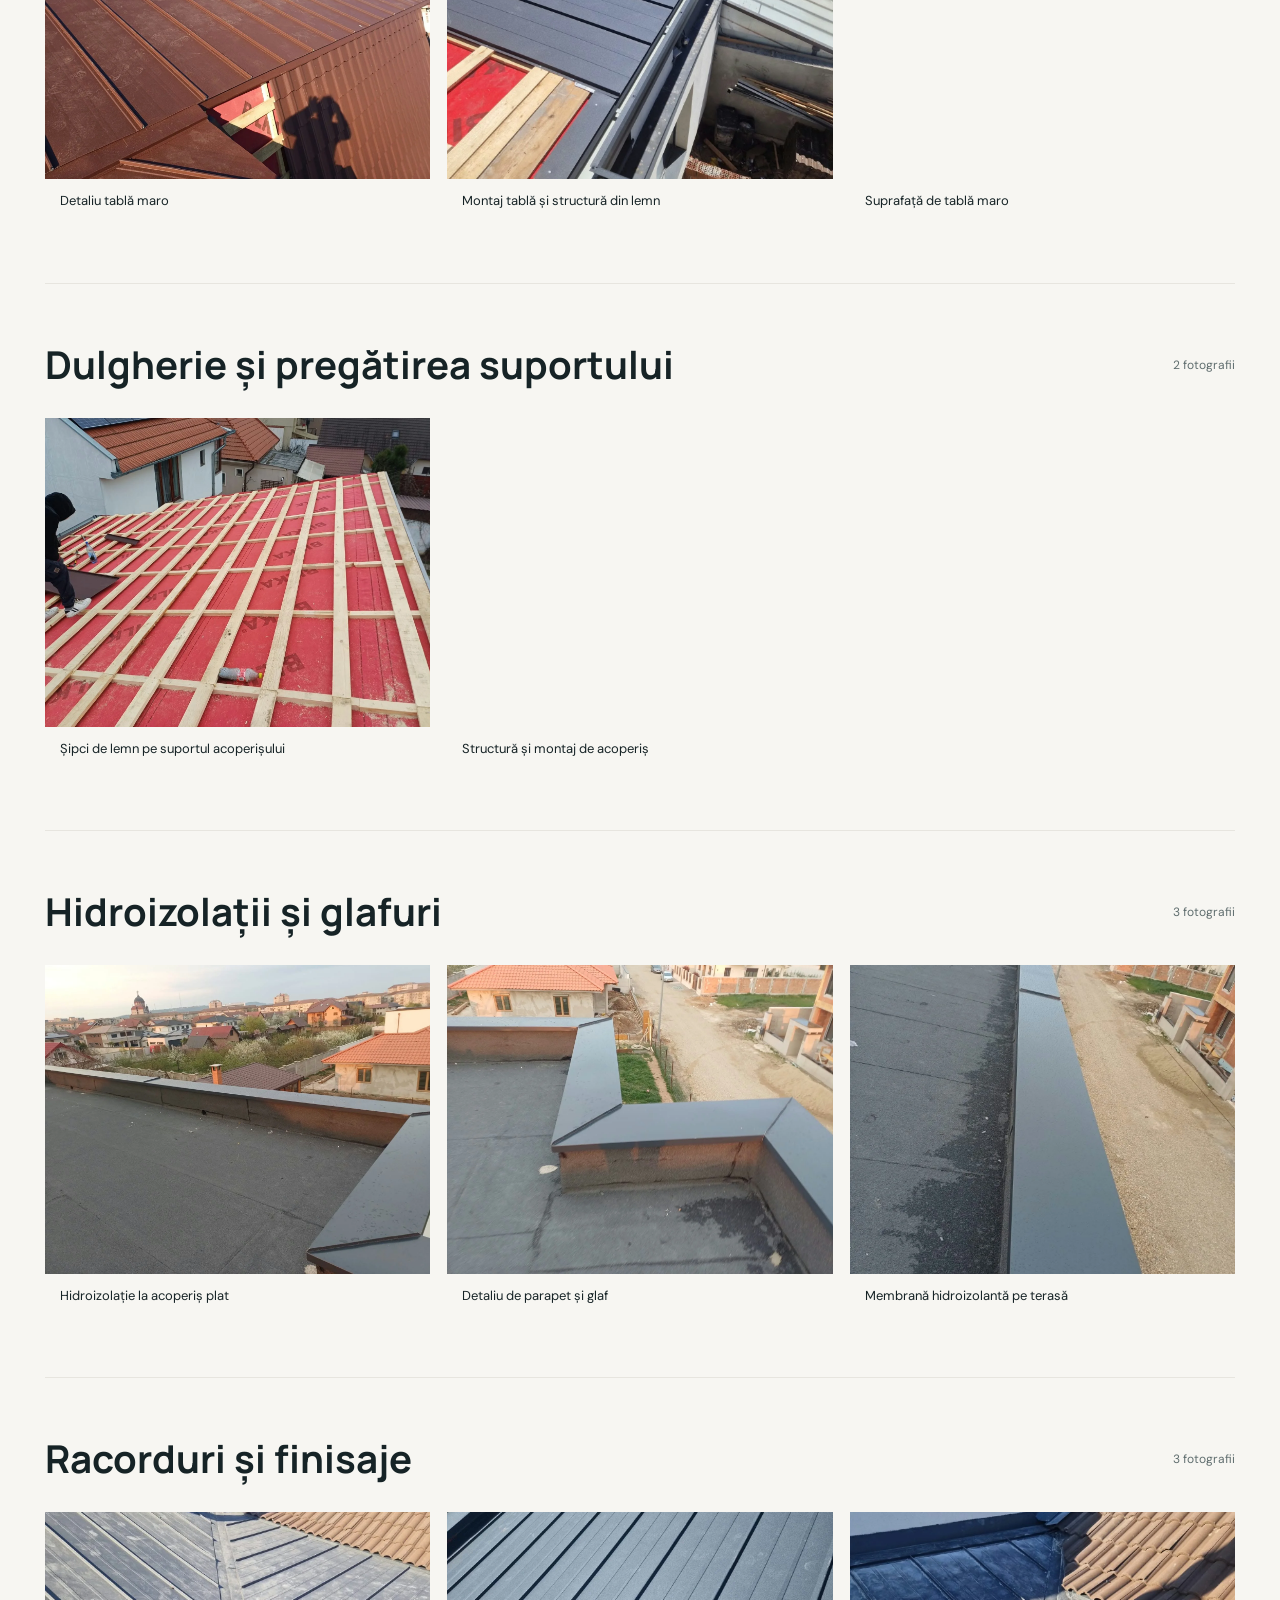
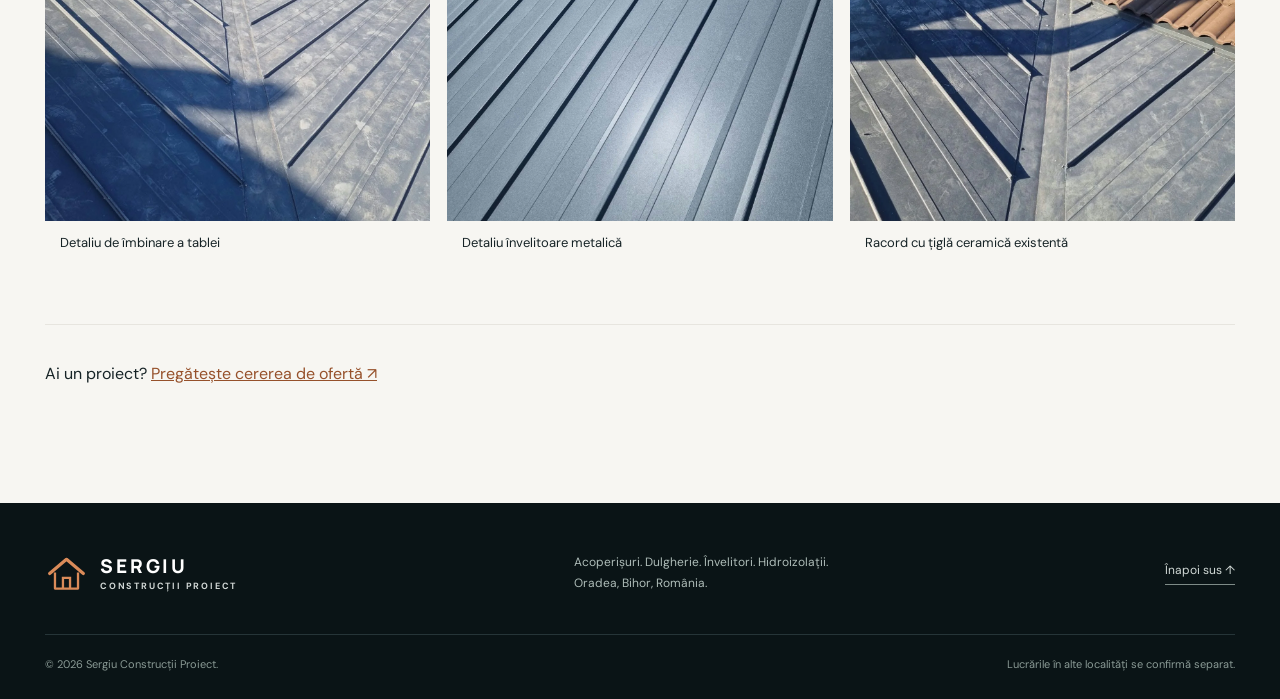
<file: portofoliu.html>
<!doctype html><html lang="ro"><head><meta charset="utf-8"><meta name="viewport" content="width=device-width,initial-scale=1"><meta name="theme-color" content="#152225"><title>Portofoliu lucrări de acoperiș în Oradea | Sergiu Construcții Proiect</title><meta name="description" content="Portofoliu de învelitori metalice, dulgherie, hidroizolații și finisaje din arhiva Sergiu Construcții Proiect."><link rel="canonical" href="https://domnup.github.io/sergiu_constructii/portofoliu.html"><meta property="og:locale" content="ro_RO"><meta property="og:type" content="website"><meta property="og:title" content="Portofoliu lucrări de acoperiș în Oradea"><meta property="og:description" content="Portofoliu de învelitori metalice, dulgherie, hidroizolații și finisaje din arhiva Sergiu Construcții Proiect."><meta property="og:url" content="https://domnup.github.io/sergiu_constructii/portofoliu.html"><meta property="og:image" content="https://domnup.github.io/sergiu_constructii/assets/lucrare-16.webp"><meta name="twitter:card" content="summary_large_image"><link rel="icon" href="assets/favicon.svg" type="image/svg+xml"><link rel="stylesheet" href="styles.css"><link rel="stylesheet" href="pages.css"></head><body><a class="skip-link" href="#continut">Sari la conținut</a><header class="site-header" id="sus"><div class="header-inner container"><a class="brand" href="index.html#sus" aria-label="Sergiu Construcții Proiect - Acasă"><span class="brand-mark" aria-hidden="true"><svg viewBox="0 0 44 44" fill="none"><path d="M3 22 22 6l19 16" stroke="currentColor" stroke-width="3.6" stroke-linecap="round" stroke-linejoin="round"/><path d="M9 21v18h26V21" stroke="currentColor" stroke-width="2.6" stroke-linejoin="round"/><path d="M18 39V27h8v12" stroke="currentColor" stroke-width="2.6"/></svg></span><span class="brand-words"><strong>SERGIU</strong><small>CONSTRUCȚII PROIECT</small></span></a><nav class="primary-nav" id="primary-nav" aria-label="Navigare principală"><a href="index.html#servicii">Servicii</a><a href="portofoliu.html">Portofoliu</a><a href="index.html#despre">Despre noi</a><a href="index.html#zona">Oradea</a><a href="index.html#contact" class="nav-mobile-contact">Solicită ofertă</a></nav><a class="header-cta" href="index.html#contact">Solicită ofertă ↗</a><button class="menu-toggle" type="button" aria-label="Deschide meniul" aria-expanded="false" aria-controls="primary-nav"><span></span><span></span><span></span></button></div></header><main id="continut"><section class="detail-hero portfolio-hero"><div class="container"><nav class="breadcrumbs" aria-label="Navigare ierarhică"><a href="index.html">Acasă</a> / <span aria-current="page">Portofoliu</span></nav><p class="section-kicker section-kicker-light"><span></span> FOTOGRAFIILE NOASTRE</p><h1>Lucrările noastre <em>vorbesc de la sine.</em></h1><p class="detail-lead">17 fotografii distincte din arhiva firmei: învelitori, dulgherie, hidroizolații și finisaje.</p><p class="detail-small">Fotografiile sunt grupate după ce se vede în ele, nu după proiecte identificate. Locațiile și datele lucrărilor nu sunt confirmate.</p><div class="portfolio-jumps"><a href="#invelitori">Învelitori metalice</a><a href="#dulgherie">Dulgherie și pregătirea suportului</a><a href="#hidroizolatii">Hidroizolații și glafuri</a><a href="#detalii">Racorduri și finisaje</a></div></div></section><div class="container portfolio-main"><section class="portfolio-category" id="invelitori"><div class="portfolio-section-head"><h2>Învelitori metalice</h2><span>9 fotografii</span></div><div class="portfolio-photos"><figure class="portfolio-figure"><img src="assets/lucrare-16.webp" width="1600" height="1200" loading="lazy" decoding="async" alt="Învelitoare metalică antracit"><figcaption>Învelitoare metalică antracit</figcaption></figure><figure class="portfolio-figure"><img src="assets/lucrare-02.webp" width="1600" height="1200" loading="lazy" decoding="async" alt="Învelitoare metalică roșie"><figcaption>Învelitoare metalică roșie</figcaption></figure><figure class="portfolio-figure"><img src="assets/lucrare-01.webp" width="1600" height="1200" loading="lazy" decoding="async" alt="Acoperiș din tablă maro"><figcaption>Acoperiș din tablă maro</figcaption></figure><figure class="portfolio-figure"><img src="assets/lucrare-14.webp" width="1600" height="1200" loading="lazy" decoding="async" alt="Tablă cu îmbinări verticale"><figcaption>Tablă cu îmbinări verticale</figcaption></figure><figure class="portfolio-figure"><img src="assets/lucrare-12.webp" width="1200" height="1600" loading="lazy" decoding="async" alt="Învelitoare antracit"><figcaption>Învelitoare antracit</figcaption></figure><figure class="portfolio-figure"><img src="assets/lucrare-20.webp" width="1600" height="1200" loading="lazy" decoding="async" alt="Acoperiș cu mai multe pante"><figcaption>Acoperiș cu mai multe pante</figcaption></figure><figure class="portfolio-figure"><img src="assets/lucrare-17.webp" width="1600" height="1200" loading="lazy" decoding="async" alt="Detaliu tablă maro"><figcaption>Detaliu tablă maro</figcaption></figure><figure class="portfolio-figure"><img src="assets/lucrare-13.webp" width="1200" height="1600" loading="lazy" decoding="async" alt="Montaj tablă și structură din lemn"><figcaption>Montaj tablă și structură din lemn</figcaption></figure><figure class="portfolio-figure"><img src="assets/lucrare-07.webp" width="1600" height="1200" loading="lazy" decoding="async" alt="Suprafață de tablă maro"><figcaption>Suprafață de tablă maro</figcaption></figure></div></section><section class="portfolio-category" id="dulgherie"><div class="portfolio-section-head"><h2>Dulgherie și pregătirea suportului</h2><span>2 fotografii</span></div><div class="portfolio-photos"><figure class="portfolio-figure"><img src="assets/lucrare-03.webp" width="1599" height="1200" loading="lazy" decoding="async" alt="Șipci de lemn pe suportul acoperișului"><figcaption>Șipci de lemn pe suportul acoperișului</figcaption></figure><figure class="portfolio-figure"><img src="assets/lucrare-04.webp" width="1599" height="1200" loading="lazy" decoding="async" alt="Structură și montaj de acoperiș"><figcaption>Structură și montaj de acoperiș</figcaption></figure></div></section><section class="portfolio-category" id="hidroizolatii"><div class="portfolio-section-head"><h2>Hidroizolații și glafuri</h2><span>3 fotografii</span></div><div class="portfolio-photos"><figure class="portfolio-figure"><img src="assets/lucrare-08.webp" width="1600" height="1200" loading="lazy" decoding="async" alt="Hidroizolație la acoperiș plat"><figcaption>Hidroizolație la acoperiș plat</figcaption></figure><figure class="portfolio-figure"><img src="assets/lucrare-06.webp" width="1600" height="1200" loading="lazy" decoding="async" alt="Detaliu de parapet și glaf"><figcaption>Detaliu de parapet și glaf</figcaption></figure><figure class="portfolio-figure"><img src="assets/lucrare-18.webp" width="1200" height="1600" loading="lazy" decoding="async" alt="Membrană hidroizolantă pe terasă"><figcaption>Membrană hidroizolantă pe terasă</figcaption></figure></div></section><section class="portfolio-category" id="detalii"><div class="portfolio-section-head"><h2>Racorduri și finisaje</h2><span>3 fotografii</span></div><div class="portfolio-photos"><figure class="portfolio-figure"><img src="assets/lucrare-15.webp" width="1200" height="1600" loading="lazy" decoding="async" alt="Detaliu de îmbinare a tablei"><figcaption>Detaliu de îmbinare a tablei</figcaption></figure><figure class="portfolio-figure"><img src="assets/lucrare-05.webp" width="1200" height="1600" loading="lazy" decoding="async" alt="Detaliu învelitoare metalică"><figcaption>Detaliu învelitoare metalică</figcaption></figure><figure class="portfolio-figure"><img src="assets/lucrare-19.webp" width="1200" height="1600" loading="lazy" decoding="async" alt="Racord cu țiglă ceramică existentă"><figcaption>Racord cu țiglă ceramică existentă</figcaption></figure></div></section><p class="portfolio-end">Ai un proiect? <a href="index.html#contact">Pregătește cererea de ofertă ↗</a></p></div></main><footer class="site-footer"><div class="container footer-top"><a class="brand footer-brand" href="index.html#sus"><span class="brand-mark" aria-hidden="true"><svg viewBox="0 0 44 44" fill="none"><path d="M3 22 22 6l19 16" stroke="currentColor" stroke-width="3.6" stroke-linecap="round" stroke-linejoin="round"/><path d="M9 21v18h26V21" stroke="currentColor" stroke-width="2.6" stroke-linejoin="round"/><path d="M18 39V27h8v12" stroke="currentColor" stroke-width="2.6"/></svg></span><span class="brand-words"><strong>SERGIU</strong><small>CONSTRUCȚII PROIECT</small></span></a><p>Acoperișuri. Dulgherie. Învelitori. Hidroizolații.<br>Oradea, Bihor, România.</p><a class="back-top" href="#sus">Înapoi sus ↑</a></div><div class="container footer-bottom"><span>© 2026 Sergiu Construcții Proiect.</span><span>Lucrările în alte localități se confirmă separat.</span></div></footer><script src="pages.js" defer></script></body></html>
</file>
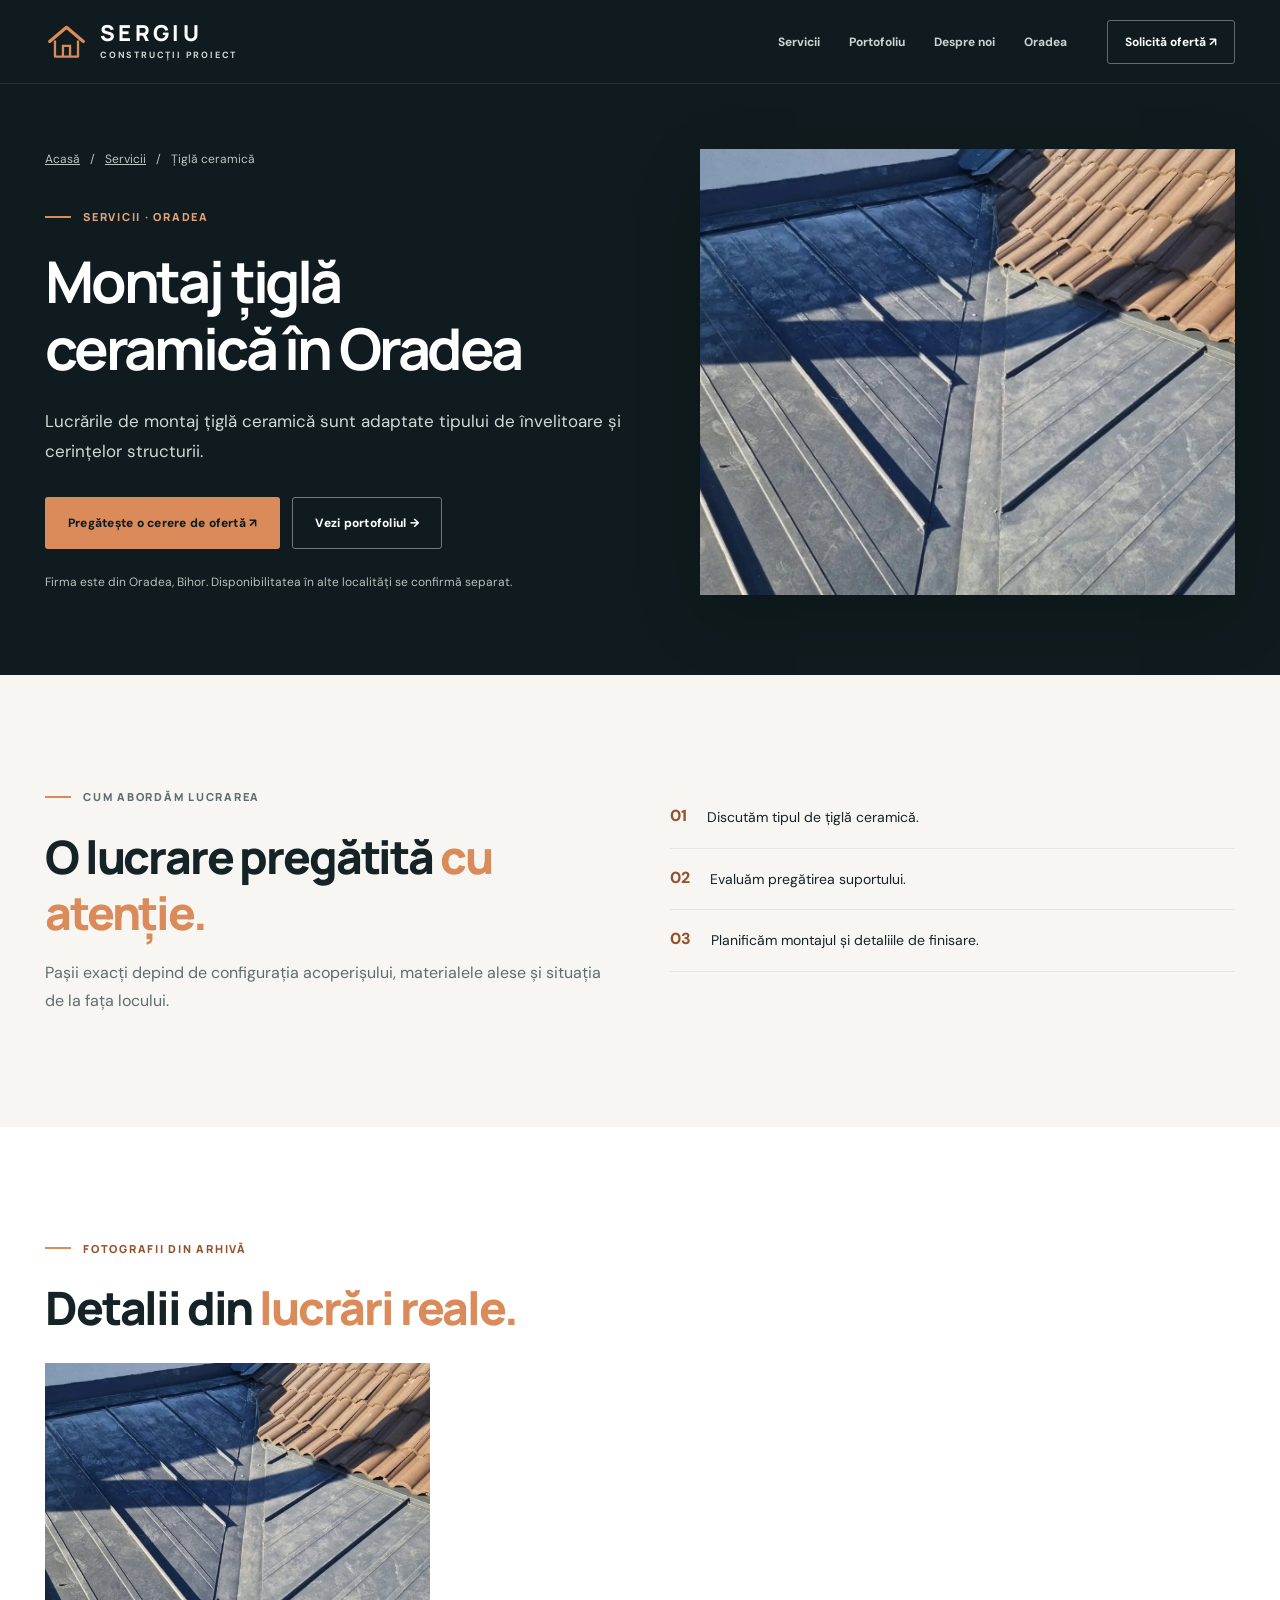
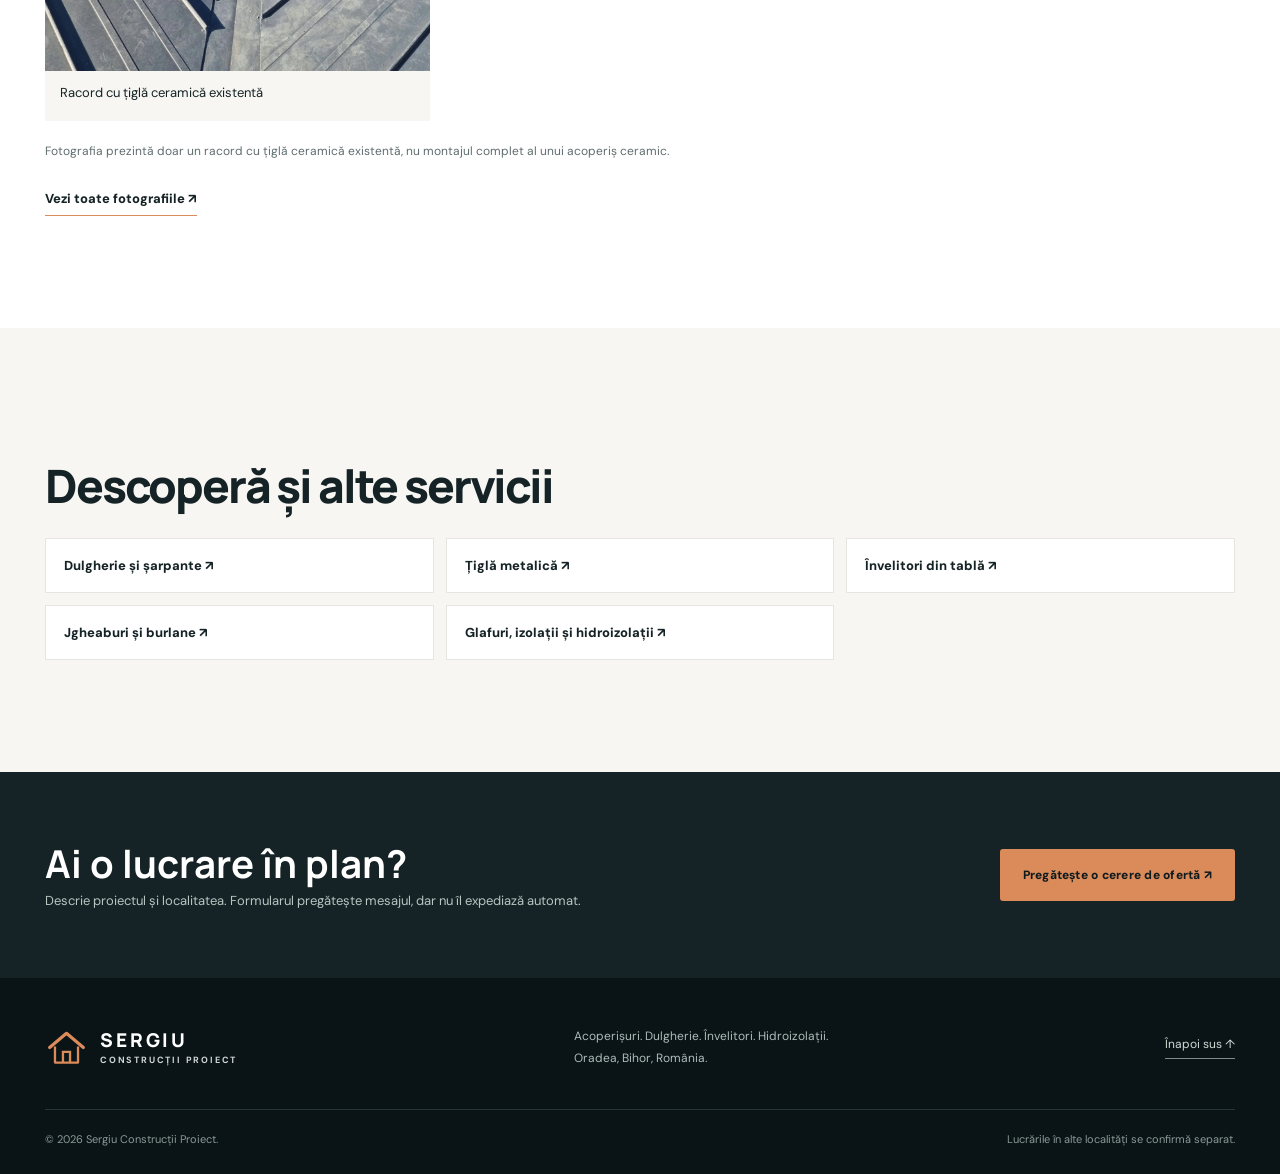
<file: tigla-ceramica.html>
<!doctype html><html lang="ro"><head><meta charset="utf-8"><meta name="viewport" content="width=device-width,initial-scale=1"><meta name="theme-color" content="#152225"><title>Montaj țiglă ceramică în Oradea | Sergiu Construcții Proiect</title><meta name="description" content="Țiglă ceramică în Oradea, Bihor. Lucrările de montaj țiglă ceramică sunt adaptate tipului de învelitoare și cerințelor structurii."><link rel="canonical" href="https://domnup.github.io/sergiu_constructii/tigla-ceramica.html"><meta property="og:locale" content="ro_RO"><meta property="og:type" content="website"><meta property="og:title" content="Montaj țiglă ceramică în Oradea"><meta property="og:description" content="Țiglă ceramică în Oradea, Bihor. Lucrările de montaj țiglă ceramică sunt adaptate tipului de învelitoare și cerințelor structurii."><meta property="og:url" content="https://domnup.github.io/sergiu_constructii/tigla-ceramica.html"><meta property="og:image" content="https://domnup.github.io/sergiu_constructii/assets/lucrare-19.webp"><meta name="twitter:card" content="summary_large_image"><link rel="icon" href="assets/favicon.svg" type="image/svg+xml"><link rel="stylesheet" href="styles.css"><link rel="stylesheet" href="pages.css"></head><body><a class="skip-link" href="#continut">Sari la conținut</a><header class="site-header" id="sus"><div class="header-inner container"><a class="brand" href="index.html#sus" aria-label="Sergiu Construcții Proiect - Acasă"><span class="brand-mark" aria-hidden="true"><svg viewBox="0 0 44 44" fill="none"><path d="M3 22 22 6l19 16" stroke="currentColor" stroke-width="3.6" stroke-linecap="round" stroke-linejoin="round"/><path d="M9 21v18h26V21" stroke="currentColor" stroke-width="2.6" stroke-linejoin="round"/><path d="M18 39V27h8v12" stroke="currentColor" stroke-width="2.6"/></svg></span><span class="brand-words"><strong>SERGIU</strong><small>CONSTRUCȚII PROIECT</small></span></a><nav class="primary-nav" id="primary-nav" aria-label="Navigare principală"><a href="index.html#servicii">Servicii</a><a href="portofoliu.html">Portofoliu</a><a href="index.html#despre">Despre noi</a><a href="index.html#zona">Oradea</a><a href="index.html#contact" class="nav-mobile-contact">Solicită ofertă</a></nav><a class="header-cta" href="index.html#contact">Solicită ofertă ↗</a><button class="menu-toggle" type="button" aria-label="Deschide meniul" aria-expanded="false" aria-controls="primary-nav"><span></span><span></span><span></span></button></div></header><main id="continut"><section class="detail-hero"><div class="container detail-hero-grid"><div><nav class="breadcrumbs" aria-label="Navigare ierarhică"><a href="index.html">Acasă</a> / <a href="index.html#servicii">Servicii</a> / <span aria-current="page">Țiglă ceramică</span></nav><p class="section-kicker section-kicker-light"><span></span> SERVICII · ORADEA</p><h1>Montaj țiglă ceramică în Oradea</h1><p class="detail-lead">Lucrările de montaj țiglă ceramică sunt adaptate tipului de învelitoare și cerințelor structurii.</p><div class="detail-actions"><a class="button button-accent" href="index.html?serviciu=%C8%9Aigl%C4%83%20ceramic%C4%83#contact">Pregătește o cerere de ofertă ↗</a><a class="button button-outline" href="portofoliu.html">Vezi portofoliul →</a></div><p class="detail-small">Firma este din Oradea, Bihor. Disponibilitatea în alte localități se confirmă separat.</p></div><div class="detail-photo"><img src="assets/lucrare-19.webp" width="1200" height="1600" loading="lazy" decoding="async" alt="Racord cu țiglă ceramică existentă"></div></div></section><section class="section detail-body"><div class="container detail-columns"><div><p class="section-kicker"><span></span> CUM ABORDĂM LUCRAREA</p><h2>O lucrare pregătită <em>cu atenție.</em></h2><p>Pașii exacți depind de configurația acoperișului, materialele alese și situația de la fața locului.</p></div><ol class="detail-steps"><li><span>01</span><p>Discutăm tipul de țiglă ceramică.</p></li><li><span>02</span><p>Evaluăm pregătirea suportului.</p></li><li><span>03</span><p>Planificăm montajul și detaliile de finisare.</p></li></ol></div></section><section class="section detail-gallery"><div class="container"><p class="section-kicker"><span></span> FOTOGRAFII DIN ARHIVĂ</p><h2>Detalii din <em>lucrări reale.</em></h2><div class="detail-photos"><figure class="detail-figure"><img src="assets/lucrare-19.webp" width="1200" height="1600" loading="lazy" decoding="async" alt="Racord cu țiglă ceramică existentă"><figcaption>Racord cu țiglă ceramică existentă</figcaption></figure></div><p class="detail-disclaimer">Fotografia prezintă doar un racord cu țiglă ceramică existentă, nu montajul complet al unui acoperiș ceramic.</p><a class="text-cta" href="portofoliu.html">Vezi toate fotografiile ↗</a></div></section><section class="section detail-related"><div class="container"><h2>Descoperă și alte servicii</h2><div class="detail-related-links"><a href="dulgherie-sarpante.html">Dulgherie și șarpante ↗</a><a href="tigla-metalica.html">Țiglă metalică ↗</a><a href="invelitori-tabla.html">Învelitori din tablă ↗</a><a href="jgheaburi-burlane.html">Jgheaburi și burlane ↗</a><a href="glafuri-hidroizolatii.html">Glafuri, izolații și hidroizolații ↗</a></div></div></section><section class="detail-contact"><div class="container"><div><h2>Ai o lucrare în plan?</h2><p>Descrie proiectul și localitatea. Formularul pregătește mesajul, dar nu îl expediază automat.</p></div><a class="button button-accent" href="index.html?serviciu=%C8%9Aigl%C4%83%20ceramic%C4%83#contact">Pregătește o cerere de ofertă ↗</a></div></section></main><footer class="site-footer"><div class="container footer-top"><a class="brand footer-brand" href="index.html#sus"><span class="brand-mark" aria-hidden="true"><svg viewBox="0 0 44 44" fill="none"><path d="M3 22 22 6l19 16" stroke="currentColor" stroke-width="3.6" stroke-linecap="round" stroke-linejoin="round"/><path d="M9 21v18h26V21" stroke="currentColor" stroke-width="2.6" stroke-linejoin="round"/><path d="M18 39V27h8v12" stroke="currentColor" stroke-width="2.6"/></svg></span><span class="brand-words"><strong>SERGIU</strong><small>CONSTRUCȚII PROIECT</small></span></a><p>Acoperișuri. Dulgherie. Învelitori. Hidroizolații.<br>Oradea, Bihor, România.</p><a class="back-top" href="#sus">Înapoi sus ↑</a></div><div class="container footer-bottom"><span>© 2026 Sergiu Construcții Proiect.</span><span>Lucrările în alte localități se confirmă separat.</span></div></footer><script src="pages.js" defer></script></body></html>
</file>
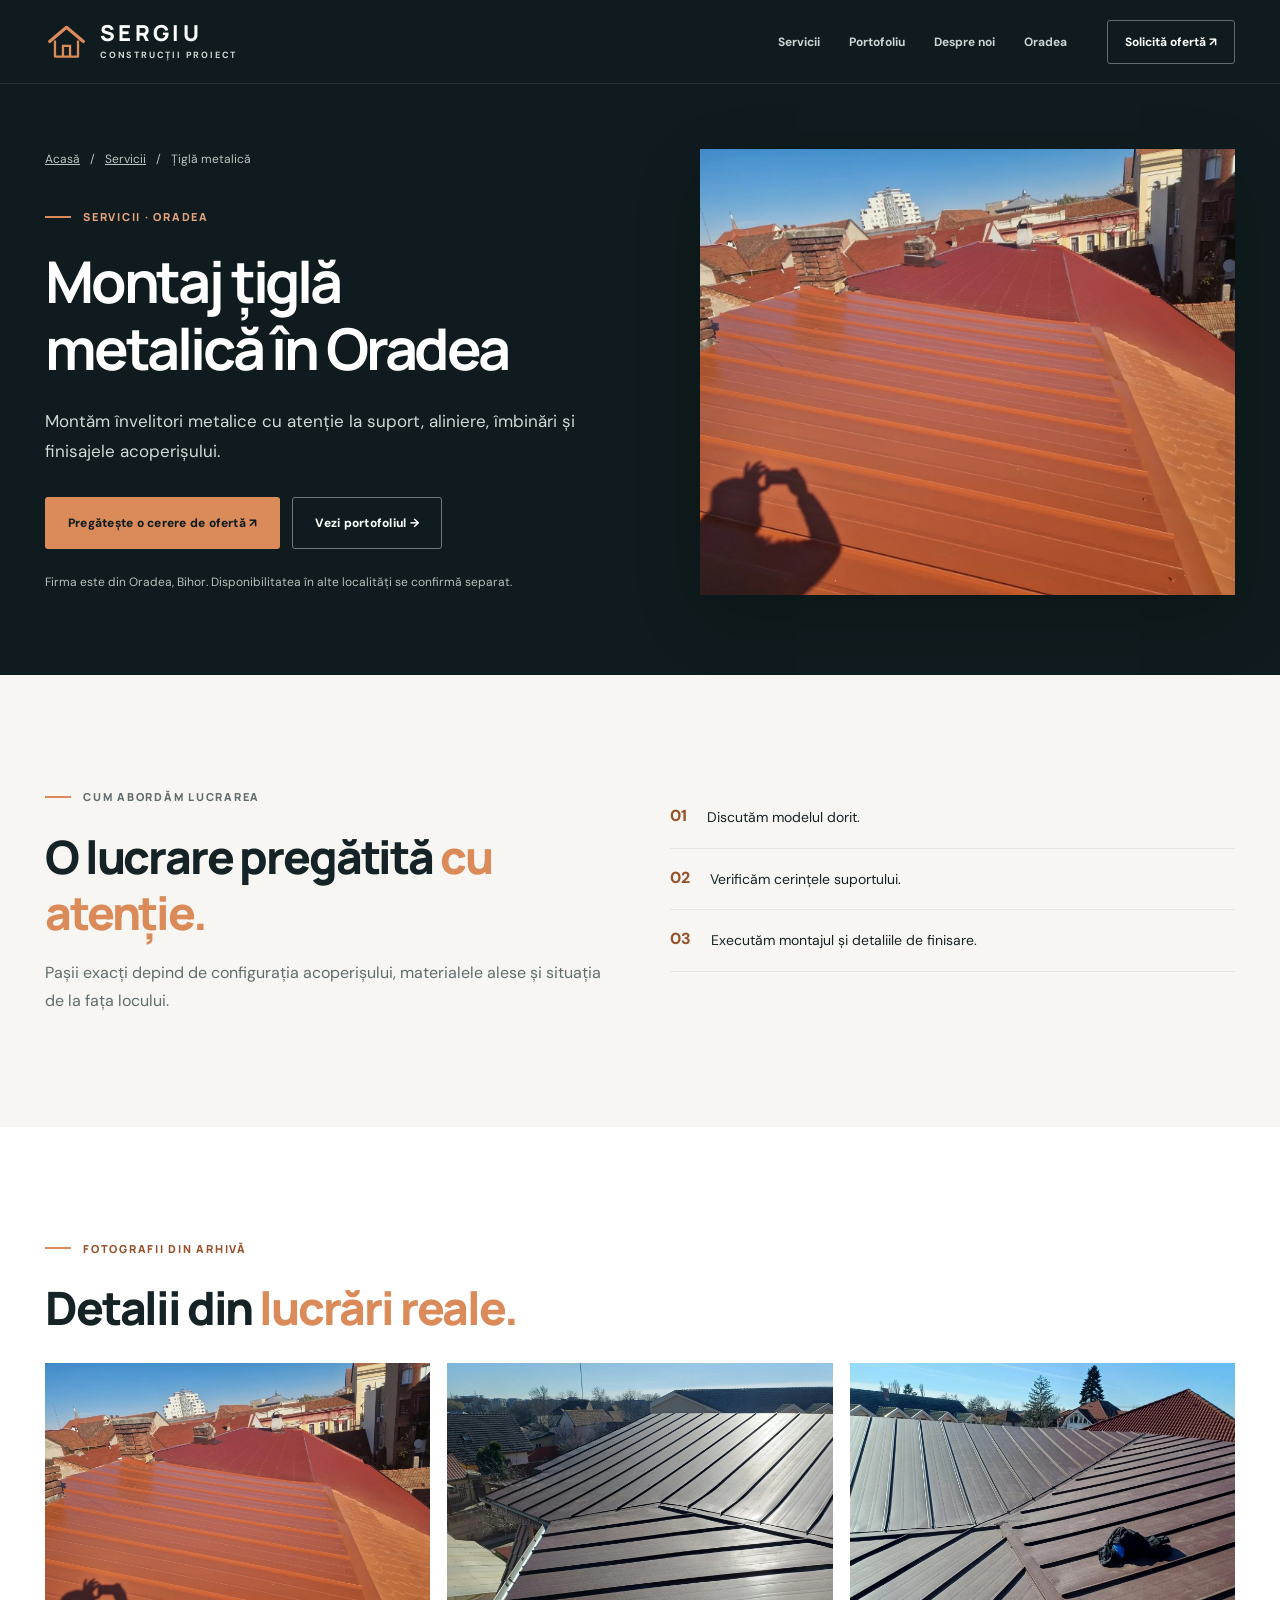
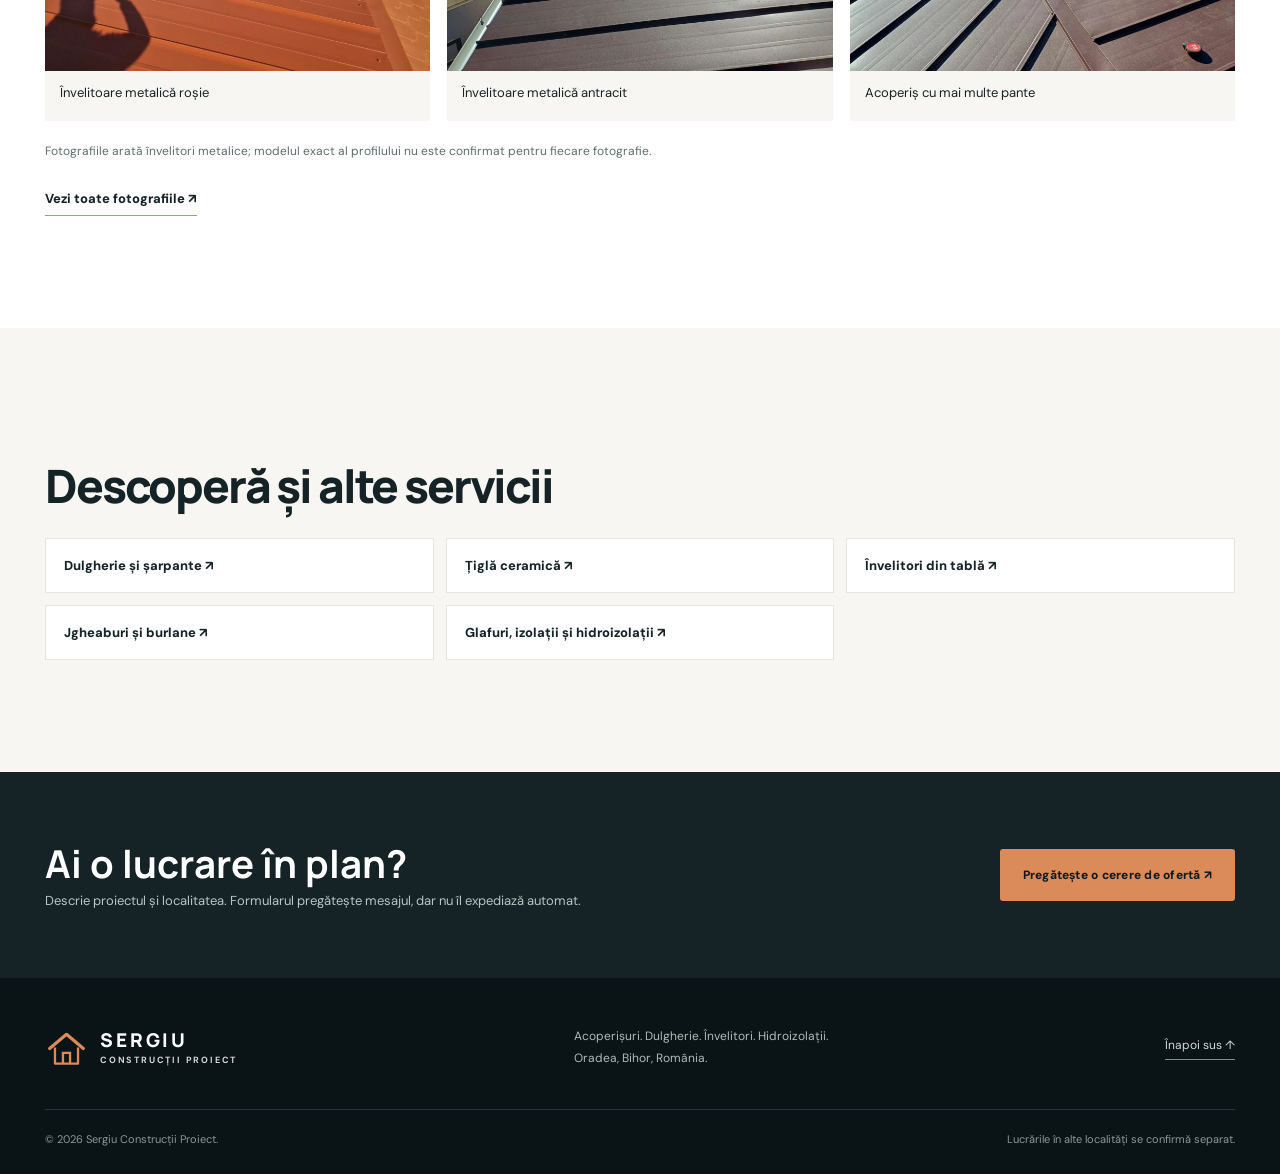
<file: tigla-metalica.html>
<!doctype html><html lang="ro"><head><meta charset="utf-8"><meta name="viewport" content="width=device-width,initial-scale=1"><meta name="theme-color" content="#152225"><title>Montaj țiglă metalică în Oradea | Sergiu Construcții Proiect</title><meta name="description" content="Țiglă metalică în Oradea, Bihor. Montăm învelitori metalice cu atenție la suport, aliniere, îmbinări și finisajele acoperișului."><link rel="canonical" href="https://domnup.github.io/sergiu_constructii/tigla-metalica.html"><meta property="og:locale" content="ro_RO"><meta property="og:type" content="website"><meta property="og:title" content="Montaj țiglă metalică în Oradea"><meta property="og:description" content="Țiglă metalică în Oradea, Bihor. Montăm învelitori metalice cu atenție la suport, aliniere, îmbinări și finisajele acoperișului."><meta property="og:url" content="https://domnup.github.io/sergiu_constructii/tigla-metalica.html"><meta property="og:image" content="https://domnup.github.io/sergiu_constructii/assets/lucrare-02.webp"><meta name="twitter:card" content="summary_large_image"><link rel="icon" href="assets/favicon.svg" type="image/svg+xml"><link rel="stylesheet" href="styles.css"><link rel="stylesheet" href="pages.css"></head><body><a class="skip-link" href="#continut">Sari la conținut</a><header class="site-header" id="sus"><div class="header-inner container"><a class="brand" href="index.html#sus" aria-label="Sergiu Construcții Proiect - Acasă"><span class="brand-mark" aria-hidden="true"><svg viewBox="0 0 44 44" fill="none"><path d="M3 22 22 6l19 16" stroke="currentColor" stroke-width="3.6" stroke-linecap="round" stroke-linejoin="round"/><path d="M9 21v18h26V21" stroke="currentColor" stroke-width="2.6" stroke-linejoin="round"/><path d="M18 39V27h8v12" stroke="currentColor" stroke-width="2.6"/></svg></span><span class="brand-words"><strong>SERGIU</strong><small>CONSTRUCȚII PROIECT</small></span></a><nav class="primary-nav" id="primary-nav" aria-label="Navigare principală"><a href="index.html#servicii">Servicii</a><a href="portofoliu.html">Portofoliu</a><a href="index.html#despre">Despre noi</a><a href="index.html#zona">Oradea</a><a href="index.html#contact" class="nav-mobile-contact">Solicită ofertă</a></nav><a class="header-cta" href="index.html#contact">Solicită ofertă ↗</a><button class="menu-toggle" type="button" aria-label="Deschide meniul" aria-expanded="false" aria-controls="primary-nav"><span></span><span></span><span></span></button></div></header><main id="continut"><section class="detail-hero"><div class="container detail-hero-grid"><div><nav class="breadcrumbs" aria-label="Navigare ierarhică"><a href="index.html">Acasă</a> / <a href="index.html#servicii">Servicii</a> / <span aria-current="page">Țiglă metalică</span></nav><p class="section-kicker section-kicker-light"><span></span> SERVICII · ORADEA</p><h1>Montaj țiglă metalică în Oradea</h1><p class="detail-lead">Montăm învelitori metalice cu atenție la suport, aliniere, îmbinări și finisajele acoperișului.</p><div class="detail-actions"><a class="button button-accent" href="index.html?serviciu=%C8%9Aigl%C4%83%20metalic%C4%83#contact">Pregătește o cerere de ofertă ↗</a><a class="button button-outline" href="portofoliu.html">Vezi portofoliul →</a></div><p class="detail-small">Firma este din Oradea, Bihor. Disponibilitatea în alte localități se confirmă separat.</p></div><div class="detail-photo"><img src="assets/lucrare-02.webp" width="1600" height="1200" loading="lazy" decoding="async" alt="Învelitoare metalică roșie"></div></div></section><section class="section detail-body"><div class="container detail-columns"><div><p class="section-kicker"><span></span> CUM ABORDĂM LUCRAREA</p><h2>O lucrare pregătită <em>cu atenție.</em></h2><p>Pașii exacți depind de configurația acoperișului, materialele alese și situația de la fața locului.</p></div><ol class="detail-steps"><li><span>01</span><p>Discutăm modelul dorit.</p></li><li><span>02</span><p>Verificăm cerințele suportului.</p></li><li><span>03</span><p>Executăm montajul și detaliile de finisare.</p></li></ol></div></section><section class="section detail-gallery"><div class="container"><p class="section-kicker"><span></span> FOTOGRAFII DIN ARHIVĂ</p><h2>Detalii din <em>lucrări reale.</em></h2><div class="detail-photos"><figure class="detail-figure"><img src="assets/lucrare-02.webp" width="1600" height="1200" loading="lazy" decoding="async" alt="Învelitoare metalică roșie"><figcaption>Învelitoare metalică roșie</figcaption></figure><figure class="detail-figure"><img src="assets/lucrare-16.webp" width="1600" height="1200" loading="lazy" decoding="async" alt="Învelitoare metalică antracit"><figcaption>Învelitoare metalică antracit</figcaption></figure><figure class="detail-figure"><img src="assets/lucrare-20.webp" width="1600" height="1200" loading="lazy" decoding="async" alt="Acoperiș cu mai multe pante"><figcaption>Acoperiș cu mai multe pante</figcaption></figure></div><p class="detail-disclaimer">Fotografiile arată învelitori metalice; modelul exact al profilului nu este confirmat pentru fiecare fotografie.</p><a class="text-cta" href="portofoliu.html">Vezi toate fotografiile ↗</a></div></section><section class="section detail-related"><div class="container"><h2>Descoperă și alte servicii</h2><div class="detail-related-links"><a href="dulgherie-sarpante.html">Dulgherie și șarpante ↗</a><a href="tigla-ceramica.html">Țiglă ceramică ↗</a><a href="invelitori-tabla.html">Învelitori din tablă ↗</a><a href="jgheaburi-burlane.html">Jgheaburi și burlane ↗</a><a href="glafuri-hidroizolatii.html">Glafuri, izolații și hidroizolații ↗</a></div></div></section><section class="detail-contact"><div class="container"><div><h2>Ai o lucrare în plan?</h2><p>Descrie proiectul și localitatea. Formularul pregătește mesajul, dar nu îl expediază automat.</p></div><a class="button button-accent" href="index.html?serviciu=%C8%9Aigl%C4%83%20metalic%C4%83#contact">Pregătește o cerere de ofertă ↗</a></div></section></main><footer class="site-footer"><div class="container footer-top"><a class="brand footer-brand" href="index.html#sus"><span class="brand-mark" aria-hidden="true"><svg viewBox="0 0 44 44" fill="none"><path d="M3 22 22 6l19 16" stroke="currentColor" stroke-width="3.6" stroke-linecap="round" stroke-linejoin="round"/><path d="M9 21v18h26V21" stroke="currentColor" stroke-width="2.6" stroke-linejoin="round"/><path d="M18 39V27h8v12" stroke="currentColor" stroke-width="2.6"/></svg></span><span class="brand-words"><strong>SERGIU</strong><small>CONSTRUCȚII PROIECT</small></span></a><p>Acoperișuri. Dulgherie. Învelitori. Hidroizolații.<br>Oradea, Bihor, România.</p><a class="back-top" href="#sus">Înapoi sus ↑</a></div><div class="container footer-bottom"><span>© 2026 Sergiu Construcții Proiect.</span><span>Lucrările în alte localități se confirmă separat.</span></div></footer><script src="pages.js" defer></script></body></html>
</file>
<file: styles.css>
@import url('https://fonts.googleapis.com/css2?family=DM+Sans:wght@400;500;600;700&family=Manrope:wght@400;500;600;700;800&display=swap');
:root{--ink:#162326;--ink-deep:#0f1b1e;--coal:#263538;--copper:#da8b59;--copper-dark:#96512b;--paper:#f7f6f2;--white:#fff;--line:#e7e5df;--muted:#5f6d6e;--font-body:'DM Sans',Arial,sans-serif;--font-display:'Manrope',Arial,sans-serif}
*{box-sizing:border-box}html{scroll-behavior:smooth;scroll-padding-top:90px}body{margin:0;color:var(--ink);background:var(--paper);font-family:var(--font-body);-webkit-font-smoothing:antialiased}button,input,textarea,select{font:inherit}button{cursor:pointer}a{color:inherit;text-decoration:none}img,svg{display:block;max-width:100%}img{object-fit:cover}h1,h2,h3,p,figure{margin:0}h1,h2,h3{font-family:var(--font-display)}p{line-height:1.75}a:focus-visible,button:focus-visible,input:focus-visible,select:focus-visible,textarea:focus-visible{outline:3px solid var(--copper);outline-offset:4px}.container{width:min(1190px,calc(100% - 76px));margin-inline:auto}.skip-link{position:fixed;top:-100px;left:15px;background:#fff;color:#111;z-index:99;padding:13px 19px}.skip-link:focus{top:15px}
/* HEADER */
.site-header{position:sticky;top:0;z-index:20;background:var(--ink-deep);border-bottom:1px solid rgba(255,255,255,.10)}.header-inner{min-height:83px;display:flex;align-items:center;gap:40px}.brand{display:inline-flex;gap:12px;align-items:center;flex-shrink:0;color:#fff}.brand-mark{display:grid;place-items:center;width:43px;height:46px;color:var(--copper)}.brand-mark svg{width:39px}.brand-words{display:flex;flex-direction:column;line-height:1.06;gap:6px}.brand-words strong{font-family:var(--font-display);font-size:22px;letter-spacing:.15em;font-weight:800}.brand-words small{font-size:9px;letter-spacing:.20em;font-weight:700;color:#d2d8d6}.primary-nav{display:flex;gap:29px;align-items:center;margin-left:auto}.primary-nav a{font-size:12px;font-weight:700;white-space:nowrap;color:#ccd4d3;transition:color .2s}.primary-nav a:hover{color:var(--copper)}.header-cta{font-size:12px;display:inline-flex;gap:16px;align-items:center;border:1px solid rgba(255,255,255,.35);border-radius:3px;padding:13px 17px;color:#fff;font-weight:700;white-space:nowrap;transition:background .2s}.header-cta:hover{background:var(--copper);border-color:var(--copper);color:var(--ink)}.header-cta span{font-size:18px}.menu-toggle{display:none;border:0;background:transparent;color:white;padding:10px}.menu-toggle span{display:block;width:25px;height:2px;background:#fff;margin:5px 0;transition:transform .2s}.nav-mobile-contact{display:none!important}
/* HERO */
.hero{background:var(--ink-deep);color:#fff;overflow:hidden}.hero-inner{display:grid;grid-template-columns:48% 52%;min-height:657px}.hero-copy{padding:95px 35px 68px max(38px,calc((100vw - 1190px)/2));align-self:center}.eyebrow,.section-kicker{font-family:var(--font-display);display:flex;gap:12px;align-items:center;font-weight:800;letter-spacing:.16em;font-size:11px}.eyebrow-light{color:#d6a27e}.eyebrow-rule{width:28px;height:1px;background:var(--copper);display:inline-block}.hero h1{font-size:clamp(39px,4.5vw,70px);line-height:1.13;letter-spacing:-.06em;font-weight:800;max-width:680px;margin:28px 0 26px}.hero h1 em,.section h2 em,.contact-info h2 em{font-style:normal;color:var(--copper)}.hero-copy>p{max-width:525px;font-size:16px;line-height:1.9;color:#d0dad7}.hero-actions{margin-top:35px;display:flex;flex-wrap:wrap;gap:11px}.button{min-height:52px;display:inline-flex;justify-content:center;align-items:center;gap:23px;padding:15px 22px;font-size:12px;letter-spacing:.02em;font-weight:800;border-radius:3px;border:1px solid transparent;transition:transform .2s,background .2s}.button:hover{transform:translateY(-2px)}.button span:last-child{font-size:19px;line-height:1}.button-accent{background:var(--copper);color:var(--ink-deep)}.button-accent:hover{background:#e8a16f}.button-outline{border-color:#6f7a78;color:#fff}.button-outline:hover{background:#2b3839}.hero-highlights{display:flex;gap:25px;flex-wrap:wrap;margin-top:46px;color:#d4dcd8;font-size:12px}.tiny-check{display:inline-grid;place-items:center;width:19px;height:19px;margin-right:6px;color:var(--copper);border:1px solid #75837f;border-radius:50%;font-size:11px;font-weight:700}.hero-photo{position:relative;min-height:570px;background:linear-gradient(90deg,rgba(15,27,30,.2),rgba(15,27,30,0) 45%),linear-gradient(0deg,rgba(15,27,30,.6),transparent 30%),url('assets/lucrare-16.webp') center center/cover no-repeat}.hero-photo-tag{position:absolute;right:37px;top:32px;background:rgba(16,28,31,.85);border:1px solid rgba(255,255,255,.16);padding:12px 17px;display:flex;align-items:center;gap:10px;color:#fff;font-size:11px;font-weight:700;backdrop-filter:blur(10px)}.dot{width:7px;height:7px;border-radius:50%;background:var(--copper)}.hero-photo-caption{position:absolute;bottom:35px;left:37px;right:36px;display:flex;justify-content:space-between;gap:20px;align-items:center;font-size:12px;font-weight:700;letter-spacing:.08em}.hero-photo-caption span:first-child{color:#d7d9d5;font-size:10px;letter-spacing:.15em}.hero-bottom{border-top:1px solid #2b383b;display:flex;align-items:center;justify-content:space-between;padding:13px max(38px,calc((100vw - 1190px)/2));font-size:10px;letter-spacing:.2em;color:#a2acaa;font-weight:700}.scroll-symbol{font-size:18px;color:var(--copper)}
/* VALUES */
.values-bar{background:#fff;border-bottom:1px solid var(--line)}.values-grid{display:grid;grid-template-columns:repeat(3,1fr)}.value-item{display:flex;gap:22px;align-items:center;min-height:113px;padding:16px 30px 16px 10px}.value-item+.value-item{border-left:1px solid var(--line);padding-left:38px}.value-index{color:var(--copper-dark);font-size:15px;font-weight:800}.value-item strong{display:block;font-family:var(--font-display);font-size:15px;font-weight:800}.value-item small{display:block;font-size:12px;color:var(--muted);margin-top:5px}
/* SHARED SECTIONS */
.section{padding:112px 0}.section-intro{display:flex;align-items:end;justify-content:space-between;gap:45px;margin-bottom:43px}.section-kicker{color:var(--copper-dark);margin-bottom:22px}.section-kicker>span{display:inline-block;height:2px;width:26px;background:var(--copper)}.section h2,.contact-info h2{font-size:clamp(33px,3.7vw,52px);line-height:1.22;letter-spacing:-.047em;font-weight:800;max-width:750px}.intro-aside{max-width:350px;flex-shrink:0;font-size:14px;color:var(--muted);line-height:1.8;margin-bottom:4px}
/* SERVICES */
.services-grid{display:grid;grid-template-columns:repeat(3,1fr);gap:14px}.service-card{background:#fff;border:1px solid #e8e8e3;min-height:352px;padding:26px 29px 27px;display:flex;flex-direction:column;transition:transform .25s,border-color .25s,box-shadow .25s}.service-card:hover{transform:translateY(-4px);border-color:#dfc2aa;box-shadow:0 18px 36px rgba(10,28,24,.07)}.service-number{font-size:10px;letter-spacing:.16em;font-weight:800;color:#9aa5a3}.service-icon{width:49px;height:49px;display:grid;place-items:center;margin:19px 0 17px;color:var(--copper-dark)}.service-icon svg{width:45px;height:45px;fill:none;stroke:currentColor;stroke-width:1.7;stroke-linecap:round;stroke-linejoin:round}.service-card h3{font-size:20px;font-weight:800;letter-spacing:-.03em}.service-card p{font-size:13px;color:var(--muted);line-height:1.75;margin:12px 0 22px}.service-card a{color:var(--copper-dark);margin-top:auto;font-size:12px;font-weight:800;display:flex;align-items:center;gap:10px}.service-card a span{font-size:17px;transition:transform .2s}.service-card a:hover span{transform:translate(2px,-2px)}
/* GALLERY */
.gallery-section{background:#eaece7}.gallery-intro{margin-bottom:35px}.gallery-toolbar{display:flex;align-items:center;justify-content:space-between;gap:16px;margin-bottom:22px}.gallery-filters{display:flex;flex-wrap:wrap;gap:9px}.filter-btn{border:1px solid #cdd4ce;background:transparent;color:#51615f;font-size:12px;font-weight:700;padding:11px 17px;border-radius:2px;transition:background .2s,color .2s}.filter-btn:hover{border-color:var(--ink)}.filter-btn.active{background:var(--ink);border-color:var(--ink);color:#fff}.gallery-counter{font-size:12px;font-weight:700;color:#72807b;white-space:nowrap}.gallery-grid{display:grid;grid-template-columns:repeat(3,minmax(0,1fr));grid-auto-flow:row dense;gap:14px}.gallery-item{border:0;padding:0;position:relative;overflow:hidden;aspect-ratio:1.22;background:#c4cbc7;color:#fff;text-align:left}.gallery-item img{width:100%;height:100%;transition:transform .5s}.gallery-item:hover img{transform:scale(1.06)}.gallery-item-featured{grid-column:span 2;grid-row:span 2;aspect-ratio:auto;min-height:400px}.gallery-overlay{position:absolute;inset:0;display:flex;flex-direction:column;justify-content:end;padding:26px 24px;background:linear-gradient(to top,rgba(12,24,27,.86),rgba(12,24,27,0) 55%)}.gallery-category{color:#e9a674;font-weight:800;font-size:10px;letter-spacing:.18em;margin-bottom:8px}.gallery-overlay strong{font-family:var(--font-display);font-size:17px;font-weight:700;max-width:80%;line-height:1.45}.gallery-item-featured .gallery-overlay strong{font-size:27px}.gallery-expand{position:absolute;right:23px;bottom:25px;border:1px solid #ffffffab;width:32px;height:32px;display:grid;place-items:center;border-radius:50%;font-size:17px}.gallery-item[hidden]{display:none!important}.gallery-note{color:#78837c;font-size:11px;margin-top:19px}
/* ABOUT */
.about-section{background:#fff}.about-grid{display:grid;grid-template-columns:1fr .94fr;align-items:center;gap:92px}.about-visual{position:relative;max-width:530px;min-height:630px;padding-right:67px;padding-bottom:90px}.about-main-image{width:100%;height:535px;object-position:center}.about-image-inset{position:absolute;bottom:30px;right:0;width:46%;height:260px;border:9px solid #fff;box-shadow:0 18px 36px #14221a19}.about-image-inset img{width:100%;height:100%}.about-photo-label{position:absolute;bottom:50px;left:0;color:#87918d;font-size:10px;letter-spacing:.14em;font-weight:700}.about-content h2{margin-bottom:26px}.about-content>.about-lead{color:var(--ink);font-size:17px;line-height:1.75;margin-bottom:16px;font-weight:600}.about-content>p:not(.section-kicker):not(.about-lead){color:var(--muted);font-size:14px}.about-pillars{display:grid;grid-template-columns:1fr 1fr;gap:26px;margin:30px 0 28px;padding-top:25px;border-top:1px solid var(--line)}.about-pillars span{display:block;color:var(--copper-dark);font-weight:800;font-size:12px;margin-bottom:9px}.about-pillars strong{font-size:14px;font-weight:800}.about-pillars p{font-size:12px;color:var(--muted);line-height:1.65;margin-top:8px}.text-cta{display:inline-flex;gap:15px;align-items:center;font-size:13px;font-weight:800;border-bottom:1px solid var(--copper);padding-bottom:8px}.text-cta span{color:var(--copper-dark);font-size:18px}
/* STEPS */
.process-section{background:var(--paper)}.process-intro{margin-bottom:48px}.steps-grid{display:grid;grid-template-columns:repeat(4,1fr);gap:16px}.step-no{font-family:var(--font-display);font-size:28px;font-weight:800;color:#a8b1ac}.step-line{height:2px;background:#dce1db;margin:22px 0 23px;position:relative}.step-line:before{content:"";position:absolute;left:0;top:-4px;height:10px;width:10px;background:var(--copper);border-radius:50%}.step h3{font-size:18px;margin-bottom:9px}.step p{font-size:13px;color:var(--muted);max-width:240px}
/* CONTACT */
.contact-section{background:var(--ink-deep);color:#fff;padding:104px 0}.contact-grid{display:grid;grid-template-columns:.9fr 1.1fr;gap:100px;align-items:start}.section-kicker-light{color:#e4a37c}.contact-info h2{font-size:clamp(35px,4vw,55px)}.contact-info>p:not(.section-kicker):not(.contact-small-note){color:#bac6c2;font-size:15px;line-height:1.85;margin-top:26px;max-width:410px}.contact-rule{height:1px;background:#3a4849;margin:40px 0 28px}.contact-details{display:grid;gap:25px}.contact-detail{display:flex;gap:17px;align-items:center}.contact-detail-icon{display:grid;place-items:center;width:43px;height:43px;border:1px solid #52605e;color:var(--copper);font-size:20px}.contact-detail small{display:block;font-size:10px;font-weight:800;color:#98a6a3;letter-spacing:.14em;margin-bottom:7px}.contact-detail strong{font-size:16px}.contact-detail a{text-decoration:underline;text-underline-offset:4px}.contact-small-note{color:#92a09c;font-size:11px;margin-top:26px}.contact-form-panel{background:#fff;color:var(--ink);padding:42px 42px 39px}.form-eyebrow{font-size:10px;color:var(--copper-dark);font-weight:800;letter-spacing:.16em}.contact-form-panel h3{font-size:28px;letter-spacing:-.05em;margin-top:10px}.contact-form-panel>p{color:var(--muted);font-size:13px;margin:9px 0 25px}.contact-form-panel form{display:flex;flex-direction:column;gap:18px}.form-row{display:grid;grid-template-columns:1fr 1fr;gap:14px}.contact-form-panel label{display:flex;flex-direction:column;font-size:12px;font-weight:800;gap:8px}.contact-form-panel label span{color:var(--copper-dark)}.contact-form-panel input,.contact-form-panel select,.contact-form-panel textarea{width:100%;background:#f7f8f6;border:1px solid #dee3df;color:var(--ink);padding:13px 14px;font-size:12px;border-radius:2px;outline-offset:1px}.contact-form-panel input::placeholder,.contact-form-panel textarea::placeholder{color:#8b9a95}.contact-form-panel textarea{resize:vertical;min-height:124px}.contact-form-panel select{min-height:47px}.form-submit{width:100%;border:0;justify-content:space-between;text-align:left}.contact-form-panel .form-helper{font-size:11px;color:#7b8884;line-height:1.6;margin:-3px 0 0}.form-result{border-top:1px solid var(--line);padding-top:17px}.form-result[hidden]{display:none}.form-result textarea{margin-top:8px}.copy-button{background:var(--ink);color:white;padding:12px 17px;border:0;margin-top:10px;font-size:12px;font-weight:800}.copy-button span{margin-left:12px}.contact-form-panel .form-status{font-size:12px;color:#566d56;margin-top:10px}
/* FOOTER */
.site-footer{background:#0a1416;color:#aebcb8}.footer-top{display:flex;align-items:center;justify-content:space-between;gap:25px;padding:47px 0 38px}.footer-brand .brand-words strong{font-size:19px}.footer-top p{font-size:12px;line-height:1.8}.back-top{font-size:12px;color:#d2dad7;border-bottom:1px solid #7e8b87;padding-bottom:6px;white-space:nowrap}.footer-bottom{border-top:1px solid #263538;display:flex;justify-content:space-between;gap:24px;padding:22px 0 28px;font-size:11px;color:#8a9a95}
/* GALLERY DIALOG */
.gallery-dialog{position:fixed;inset:0;padding:0;border:0;background:transparent;color:#fff;max-width:100vw;max-height:100vh;width:100vw;height:100vh;overflow:hidden}.gallery-dialog::backdrop{background:rgba(6,15,17,.96)}.gallery-dialog[open]{display:grid;place-items:center}.dialog-content{width:min(1120px,95vw);height:94vh;display:flex;align-items:center;justify-content:space-between;gap:15px;position:relative}.dialog-content figure{min-width:0;max-width:calc(100% - 112px);display:flex;flex-direction:column;align-items:center;justify-content:center;gap:14px}.dialog-content figure img{max-width:100%;max-height:80vh;object-fit:contain;box-shadow:0 10px 50px #0007}.dialog-content figcaption{display:flex;justify-content:space-between;width:100%;gap:30px;font-size:12px;color:#d8e1dc}.dialog-close,.dialog-arrow{background:#233536;color:#fff;border:1px solid #72807a;border-radius:50%;display:grid;place-items:center;flex-shrink:0}.dialog-close{position:absolute;top:0;right:0;width:43px;height:43px;font-size:19px;z-index:1}.dialog-arrow{width:45px;height:45px;font-size:34px}.dialog-close:hover,.dialog-arrow:hover{background:var(--copper);color:#0b1718}
/* RESPONSIVE */
@media(max-width:1120px){.header-inner{gap:20px}.primary-nav{gap:18px}.brand-words strong{font-size:19px}.header-cta{padding:11px}.hero-inner{grid-template-columns:53% 47%}.hero-copy{padding-left:38px}.about-grid{gap:40px}.contact-grid{gap:50px}}
@media(max-width:900px){.container{width:min(100% - 48px,1190px)}.header-cta{display:none}.menu-toggle{display:block;margin-left:auto}.primary-nav{position:absolute;top:100%;left:0;right:0;display:none;flex-direction:column;align-items:stretch;background:var(--ink-deep);gap:0;padding:8px 24px 20px;box-shadow:0 18px 25px #0005;border-top:1px solid #334344}.primary-nav.is-open{display:flex}.primary-nav a{padding:15px 8px;border-bottom:1px solid #324144;font-size:14px}.nav-mobile-contact{display:block!important;color:var(--copper)!important}.hero-inner{grid-template-columns:1fr}.hero-copy{padding:88px 32px 72px;max-width:760px}.hero-photo{min-height:440px}.hero h1{font-size:clamp(43px,7vw,69px)}.hero-bottom{padding-inline:32px}.section{padding:82px 0}.services-grid{grid-template-columns:repeat(2,minmax(0,1fr))}.about-grid{grid-template-columns:1fr 1fr;gap:32px}.about-visual{min-height:510px;padding-right:35px;padding-bottom:65px}.about-main-image{height:450px}.about-image-inset{height:200px}.about-photo-label{font-size:8px}.contact-grid{gap:30px}.contact-form-panel{padding:30px}.values-grid{gap:0}.value-item{padding-inline:5px}.value-item+.value-item{padding-left:18px}.value-item{gap:12px}.value-item strong{font-size:13px}.value-item small{font-size:11px}}
@media(max-width:680px){.container{width:min(100% - 34px,1190px)}.header-inner{min-height:72px}.brand-words strong{font-size:18px}.brand-words small{font-size:8px}.brand-mark{width:34px}.brand-mark svg{width:33px}.hero-copy{padding:66px 24px 59px}.hero h1{font-size:clamp(36px,9vw,51px);margin:22px 0}.hero-copy>p{font-size:14px}.hero-actions{gap:10px;margin-top:27px}.hero-actions .button{padding:14px 17px}.hero-highlights{margin-top:35px;gap:14px;font-size:11px}.hero-photo{min-height:365px}.hero-photo-tag{right:14px;top:18px;font-size:10px;padding:10px 12px}.hero-photo-caption{left:18px;right:18px;bottom:18px;font-size:10px}.hero-bottom{padding-inline:20px}.values-grid{grid-template-columns:1fr}.value-item,.value-item+.value-item{min-height:82px;padding:13px 7px;border-left:0;border-top:1px solid var(--line)}.value-item:first-child{border:0}.section{padding:70px 0}.section-intro{display:block;margin-bottom:28px}.section h2,.contact-info h2{font-size:clamp(31px,8vw,43px)}.intro-aside{max-width:540px;margin-top:20px}.section-kicker{margin-bottom:15px}.services-grid{grid-template-columns:1fr;gap:12px}.service-card{min-height:310px;padding:25px}.service-icon{margin:13px 0}.gallery-toolbar{align-items:flex-start;flex-direction:column}.gallery-filters{gap:7px}.filter-btn{padding:9px 11px;font-size:11px}.gallery-grid{grid-template-columns:repeat(2,minmax(0,1fr));gap:9px}.gallery-item{aspect-ratio:.85}.gallery-item-featured{grid-column:span 2;grid-row:span 1;aspect-ratio:1.35;min-height:0}.gallery-overlay{padding:13px}.gallery-category{font-size:8px}.gallery-overlay strong{font-size:12px;max-width:95%;padding-right:12px}.gallery-item-featured .gallery-overlay strong{font-size:19px}.gallery-expand{right:11px;bottom:11px;width:24px;height:24px;font-size:14px}.about-grid{grid-template-columns:1fr;gap:25px}.about-visual{min-height:0;max-width:520px;padding-right:36px;padding-bottom:72px}.about-main-image{height:390px}.about-image-inset{height:185px;bottom:28px}.about-photo-label{bottom:38px}.about-content{padding-top:9px}.about-pillars{gap:12px}.steps-grid{grid-template-columns:repeat(2,1fr);gap:23px}.step-line{margin:14px 0 17px}.step h3{font-size:16px}.step p{font-size:12px}.contact-section{padding:70px 0}.contact-grid{grid-template-columns:1fr;gap:42px}.contact-info>p:not(.section-kicker):not(.contact-small-note){font-size:14px;margin-top:16px}.contact-rule{margin:27px 0}.contact-form-panel{padding:26px 19px}.contact-form-panel h3{font-size:25px}.footer-top{flex-direction:column;align-items:flex-start;gap:20px;padding:35px 0}.footer-bottom{flex-direction:column;gap:8px}.dialog-content{width:100vw;height:100vh;gap:3px;padding:60px 8px 35px}.dialog-content figure{max-width:calc(100% - 74px)}.dialog-content figure img{max-height:75vh}.dialog-arrow{width:34px;height:34px;font-size:26px}.dialog-close{right:15px;top:15px}.dialog-content figcaption{font-size:10px;gap:10px}}
@media(max-width:400px){.form-row{grid-template-columns:1fr}.gallery-grid{grid-template-columns:1fr}.gallery-item,.gallery-item-featured{grid-column:span 1;aspect-ratio:1.25}.hero-actions .button{width:100%}}
@media(prefers-reduced-motion:reduce){html{scroll-behavior:auto}*,*:before,*:after{transition:none!important;animation:none!important}}

/* Enhancements: readable accents, keyboard/mobile navigation, flexible contact text. */
.contact-detail strong{overflow-wrap:anywhere}
.service-card a:focus-visible{border-radius:2px}
@media(max-width:900px){.primary-nav a:focus-visible{outline-offset:-2px}}

/* FAQ: native, keyboard-accessible accordions with no JavaScript required. */
.faq-section{background:#fff;border-top:1px solid var(--line)}
.faq-grid{display:grid;grid-template-columns:.85fr 1.15fr;gap:clamp(28px,6vw,100px);align-items:start}
.faq-intro>p:not(.section-kicker){font-size:14px;color:var(--muted);margin:20px 0 26px;max-width:390px}
.faq-questions details{border-bottom:1px solid var(--line)}
.faq-questions details:first-child{border-top:1px solid var(--line)}
.faq-questions summary{list-style:none;cursor:pointer;position:relative;padding:23px 42px 23px 2px;font-size:15px;line-height:1.5;font-weight:800}
.faq-questions summary::-webkit-details-marker{display:none}
.faq-questions summary::after{content:'+';position:absolute;right:6px;top:17px;color:var(--copper-dark);font-size:24px;font-weight:500}
.faq-questions details[open] summary::after{content:'−'}
.faq-questions details p{font-size:13px;line-height:1.85;color:var(--muted);padding:0 25px 24px 2px}
.faq-questions summary:focus-visible{outline:3px solid var(--copper);outline-offset:3px}
@media(max-width:680px){.faq-grid{grid-template-columns:1fr;gap:28px}.faq-questions summary{font-size:14px}}

/* Local visibility: honest Oradea/Bihor location without displaying an unverified street address. */
.hero-location{display:inline-flex;align-items:center;gap:7px;color:#e1b18e;font-weight:800}
.hero-location span{font-size:19px;line-height:1}
.service-area-section{background:#1b2b2d;color:#fff;padding:79px 0;border-top:1px solid #304044;border-bottom:1px solid #304044}
.service-area-inner{display:grid;grid-template-columns:minmax(0,1.15fr) minmax(260px,.65fr);align-items:center;gap:clamp(35px,8vw,110px)}
.service-area-copy h2{font-family:var(--font-display);font-size:clamp(33px,3.8vw,54px);line-height:1.16;letter-spacing:-.045em;max-width:710px;margin-bottom:21px}
.service-area-copy h2 em{font-style:normal;color:#e3a276}
.service-area-copy>p:not(.section-kicker){max-width:710px;font-size:14px;line-height:1.85;color:#d7dfdb;margin-top:14px}
.service-area-copy strong{color:#fff}
.service-area-side{min-height:255px;padding:28px 30px 30px;background:#27393b;border:1px solid #465657;display:flex;flex-direction:column;align-items:flex-start;gap:7px}
.area-pin{font-size:35px;line-height:1;color:#e3a276;margin-bottom:9px}
.area-overline{font-size:10px;font-weight:800;letter-spacing:.16em;color:#d7ae92}
.service-area-side strong{font-family:var(--font-display);font-size:34px;letter-spacing:-.04em}
.service-area-side>span:nth-last-of-type(1){font-size:13px;color:#d7dfdb}
.service-area-side .button{margin-top:20px}
@media(max-width:760px){.service-area-inner{grid-template-columns:1fr;gap:30px}.service-area-section{padding:62px 0}.service-area-side{min-height:0}}
/* Fix inherited mobile overflow in the image + text About grid (min-content sizing). */
@media(max-width:680px){
  .about-grid{grid-template-columns:minmax(0,1fr)}
  .about-visual,.about-content{min-width:0;width:100%}
  .about-main-image{max-width:100%}
  .about-pillars{grid-template-columns:repeat(2,minmax(0,1fr))}
}

/* Premium preview: typography, breathing room and refined interaction. */
body{overflow-x:clip}
.hero-copy{position:relative}.hero h1{letter-spacing:-.065em;text-wrap:balance}
.hero-copy>p{max-width:610px}.hero-editorial-note{display:block;font-size:10px;letter-spacing:.16em;text-transform:uppercase;color:#b7c7c2;margin-top:23px;font-weight:700}
.hero-photo{isolation:isolate}.hero-photo-tag{box-shadow:0 10px 40px rgba(0,0,0,.15)}
.hero-photo-caption{backdrop-filter:blur(5px);-webkit-backdrop-filter:blur(5px)}
.section-intro h2{text-wrap:balance}.service-card{transition:transform .3s ease,border-color .3s ease,box-shadow .3s ease}
.service-card:hover{transform:translateY(-5px);box-shadow:0 24px 56px rgba(17,29,29,.08)}
.gallery-item img{transition:transform .55s cubic-bezier(.2,.7,.25,1)}
.gallery-item:hover img{transform:scale(1.045)}
.button{transition:transform .2s ease,background .2s ease,border-color .2s ease,box-shadow .2s ease}
.button:hover{transform:translateY(-2px)}
.contact-form-panel{box-shadow:0 26px 75px rgba(0,0,0,.14)}
.quote-progress{display:flex;gap:5px;justify-content:space-between;padding-bottom:20px;border-bottom:1px solid var(--line);margin:1px 0 10px}
.quote-progress>span{display:flex;align-items:center;gap:8px;font-size:10px;color:var(--muted);font-weight:700;white-space:nowrap}
.quote-progress b{color:var(--copper-dark);font-size:11px}
.quote-section-title{font-size:11px!important;line-height:1.3!important;text-transform:uppercase;letter-spacing:.13em;font-weight:800;color:var(--ink)!important;margin:6px 0 -7px!important}
.form-privacy-note{font-size:12px!important;background:#f5f4ef;border-left:3px solid var(--copper-dark);color:#495755!important;line-height:1.65!important;padding:14px 16px;margin:0!important}
.form-honeypot{position:absolute!important;width:1px!important;height:1px!important;overflow:hidden!important;clip:rect(0,0,0,0)!important;white-space:nowrap!important}
.form-status{min-height:1.4em;font-size:13px!important;line-height:1.5!important;color:#6b5847!important}
.form-status.is-success{color:#216044!important}.form-status.is-error{color:#9a2d22!important}
.form-submit:disabled{opacity:.55;cursor:wait;transform:none}
.contact-form-panel input:focus,.contact-form-panel select:focus,.contact-form-panel textarea:focus{border-color:var(--copper-dark);background:#fff}
@media(max-width:680px){.quote-progress>span{font-size:9px;gap:3px}.quote-progress b{font-size:10px}.contact-form-panel{box-shadow:none}.hero-editorial-note{line-height:1.7}.service-card:hover{transform:none}}
@media(max-width:390px){.quote-progress{flex-wrap:wrap;gap:8px 15px}.quote-progress>span{white-space:normal}}
@media(prefers-reduced-motion:reduce){.service-card,.gallery-item img,.button{transition:none!important;transform:none!important}}
</file>
<file: pages.css>
.detail-hero{background:var(--ink-deep);color:#fff;padding:65px 0 80px}.detail-hero-grid{display:grid;grid-template-columns:1fr .9fr;gap:5%;align-items:center}.breadcrumbs{display:flex;flex-wrap:wrap;gap:10px;margin-bottom:40px;font-size:12px;color:#b7c6c2}.breadcrumbs a{text-decoration:underline}.detail-hero h1{font-size:clamp(35px,4.5vw,62px);letter-spacing:-.04em;line-height:1.15;margin:20px 0 25px}.detail-lead{font-size:17px;line-height:1.8;color:#d1d9d6;max-width:780px}.detail-actions{display:flex;gap:12px;flex-wrap:wrap;margin:30px 0 0}.detail-small{font-size:12px;color:#b3c2bd;margin-top:23px}.detail-photo img{width:100%;height:auto;aspect-ratio:1.2;object-fit:cover}.detail-columns{display:grid;grid-template-columns:1fr 1fr;gap:60px}.detail-columns h2,.detail-gallery h2,.detail-related h2{font-size:clamp(30px,3.6vw,46px);margin:18px 0}.detail-columns p{color:var(--muted)}.detail-steps{list-style:none;margin:0;padding:0}.detail-steps li{display:flex;gap:20px;padding:18px 0;border-bottom:1px solid var(--line)}.detail-steps li span{color:var(--copper-dark);font-weight:800}.detail-steps li p{font-size:14px;color:var(--ink)}.detail-gallery{background:#fff}.detail-photos,.portfolio-photos{display:grid;grid-template-columns:repeat(3,minmax(0,1fr));gap:17px;margin-top:27px}.detail-figure,.portfolio-figure{background:var(--paper);min-width:0}.detail-figure img,.portfolio-figure img{width:100%;height:auto;aspect-ratio:1.25;object-fit:cover}.detail-figure figcaption,.portfolio-figure figcaption{padding:12px 15px 17px;font-size:13px;line-height:1.6}.detail-disclaimer{font-size:12px;color:var(--muted);margin:20px 0 25px}.detail-related-links{display:grid;grid-template-columns:repeat(3,1fr);gap:12px;margin-top:24px}.detail-related-links a{background:#fff;border:1px solid var(--line);padding:18px;font-size:13px;font-weight:800}.detail-related-links a:hover{border-color:var(--copper)}.detail-contact{padding:65px 0;background:var(--ink);color:#fff}.detail-contact .container{display:flex;justify-content:space-between;align-items:center;gap:30px}.detail-contact h2{font-size:clamp(28px,3vw,40px)}.detail-contact p{color:#b9c5c1;font-size:13px;max-width:610px}.portfolio-hero h1{max-width:900px}.portfolio-jumps{display:flex;gap:10px;flex-wrap:wrap;margin-top:30px}.portfolio-jumps a{padding:11px 16px;border:1px solid #83928e;font-weight:800;font-size:12px}.portfolio-jumps a:hover{background:var(--copper);color:var(--ink)}.portfolio-main{padding:25px 0 80px}.portfolio-category{padding:54px 0;border-bottom:1px solid var(--line);scroll-margin-top:95px}.portfolio-section-head{display:flex;justify-content:space-between;gap:12px;align-items:center}.portfolio-section-head h2{font-size:clamp(28px,3vw,43px)}.portfolio-section-head span{font-size:12px;color:var(--muted)}.portfolio-end{margin:35px 0}.portfolio-end a{text-decoration:underline;color:var(--copper-dark)}@media(max-width:900px){.detail-hero-grid,.detail-columns{grid-template-columns:1fr}.detail-photo img{max-height:430px}.detail-related-links{grid-template-columns:repeat(2,1fr)}}@media(max-width:680px){.detail-hero{padding:35px 0 55px}.detail-hero h1{font-size:clamp(34px,9vw,46px)}.breadcrumbs{margin-bottom:28px}.detail-actions .button{width:100%}.detail-photos,.portfolio-photos{grid-template-columns:repeat(2,minmax(0,1fr));gap:10px}.detail-related-links{grid-template-columns:1fr}.detail-contact .container{flex-direction:column;align-items:flex-start}.portfolio-section-head{align-items:start;flex-direction:column}.detail-figure figcaption,.portfolio-figure figcaption{font-size:12px;padding:10px}}@media(max-width:390px){.detail-photos,.portfolio-photos{grid-template-columns:1fr}}
/* Premium inner-page finishing touches. */
.detail-hero h1{letter-spacing:-.055em;text-wrap:balance}
.detail-photo img{box-shadow:0 22px 64px rgba(0,0,0,.16)}
.detail-figure,.portfolio-figure{overflow:hidden}
.detail-figure img,.portfolio-figure img{transition:transform .5s ease}
.detail-figure:hover img,.portfolio-figure:hover img{transform:scale(1.035)}
.detail-related-links a{transition:border-color .2s ease,transform .2s ease}
.detail-related-links a:hover{transform:translateY(-2px)}
@media(prefers-reduced-motion:reduce){.detail-figure img,.portfolio-figure img,.detail-related-links a{transition:none!important;transform:none!important}}
</file>
